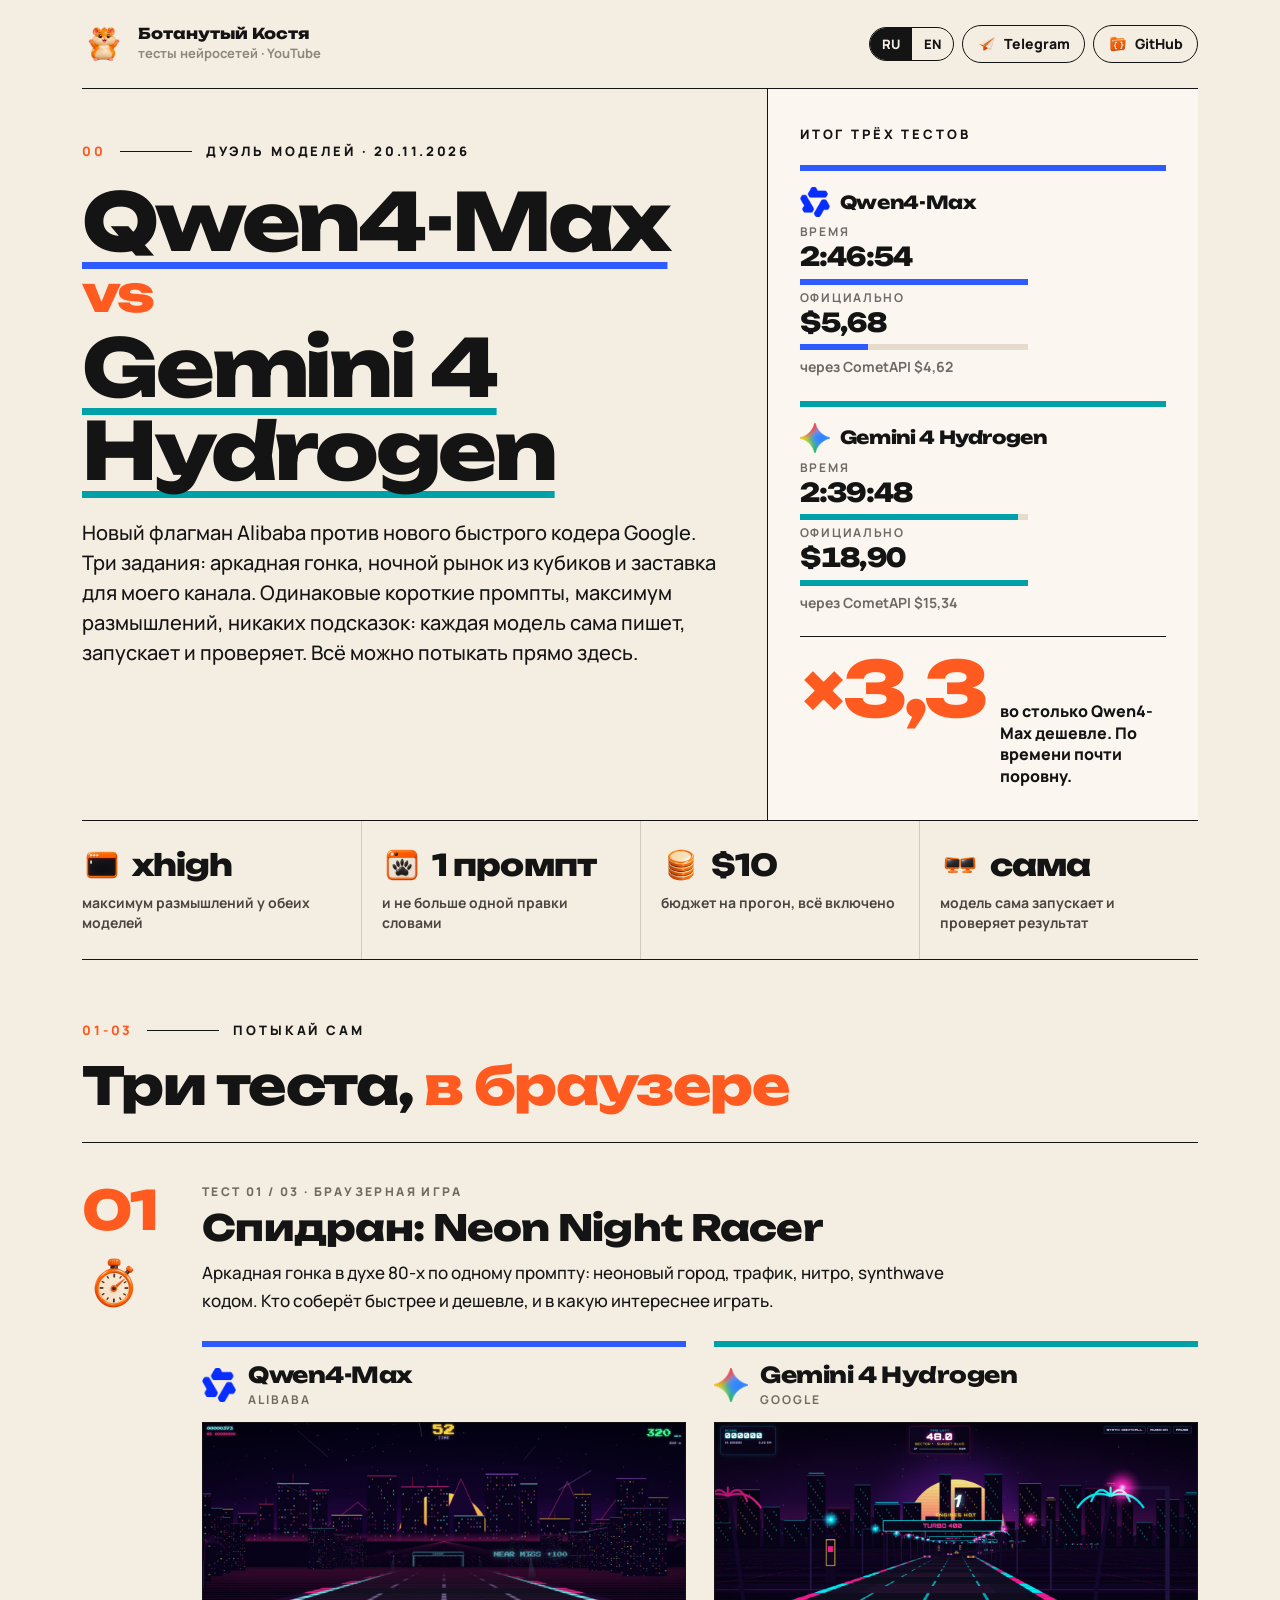
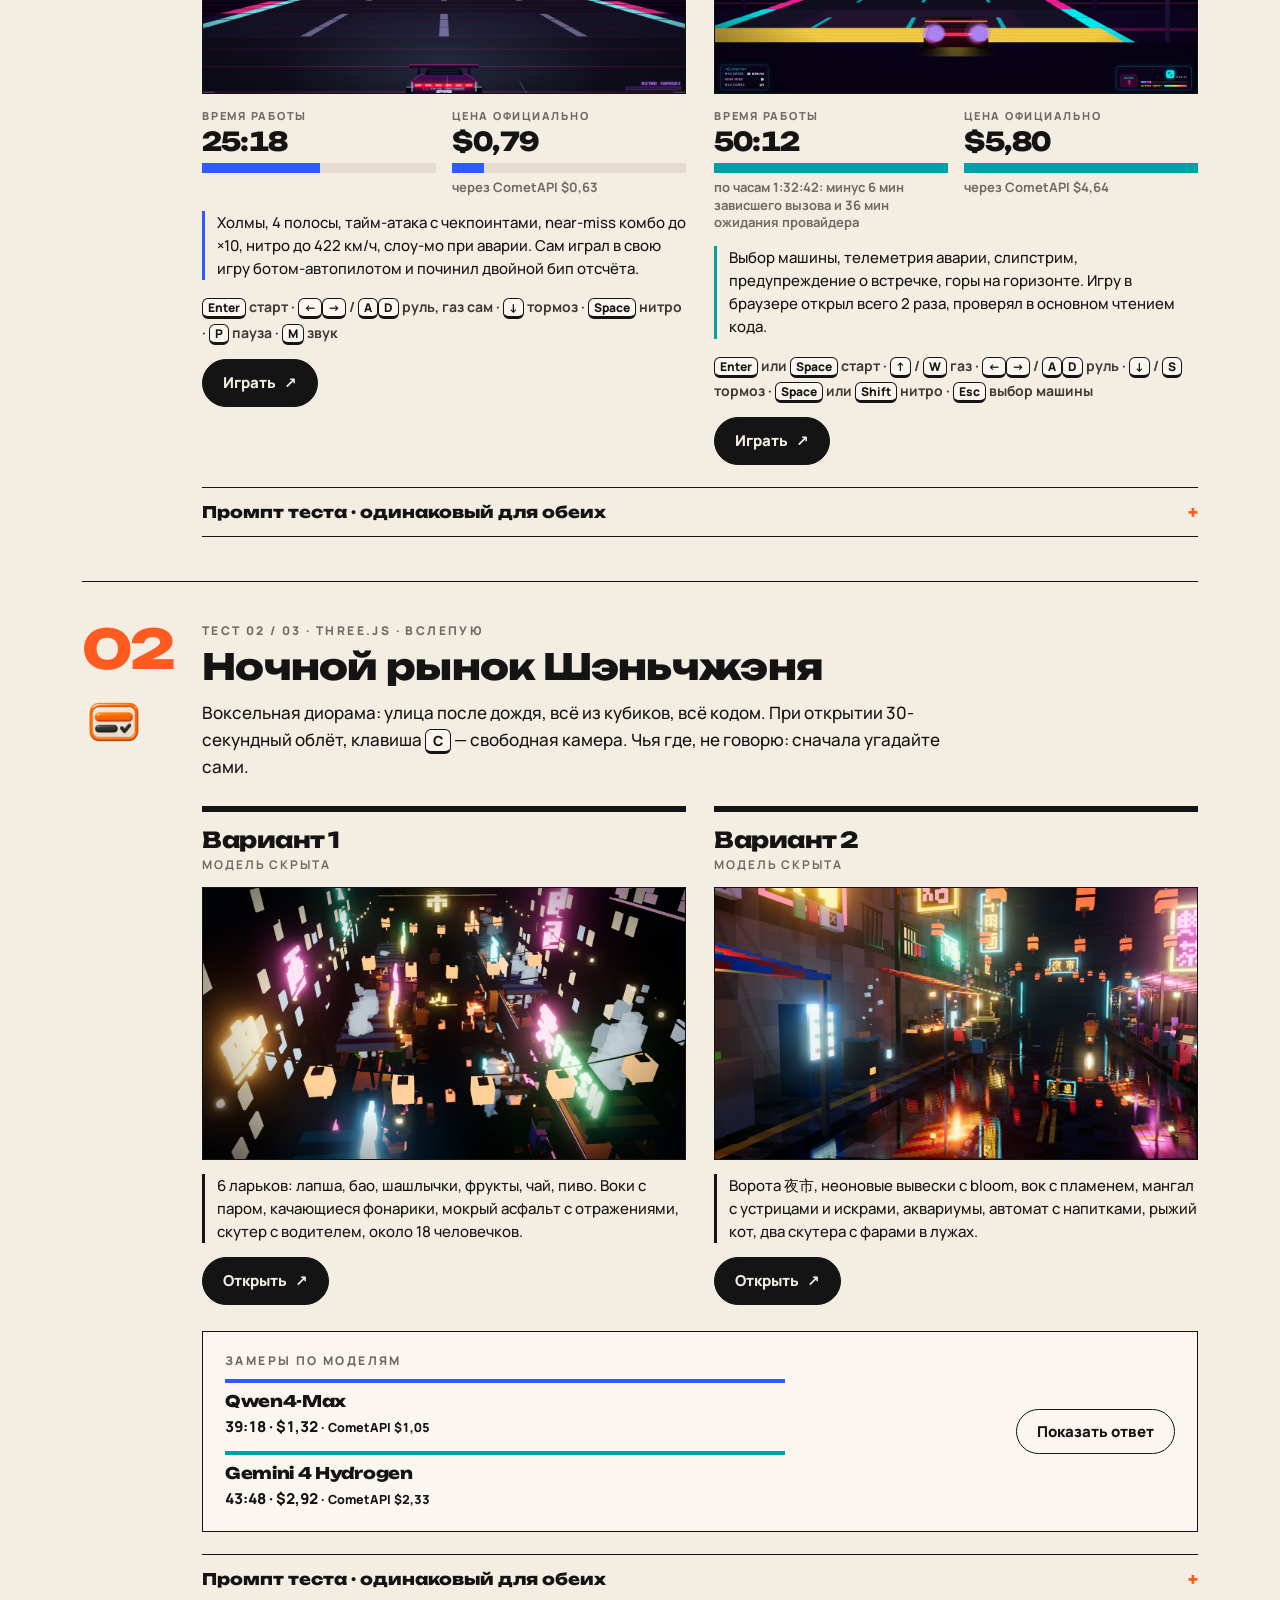
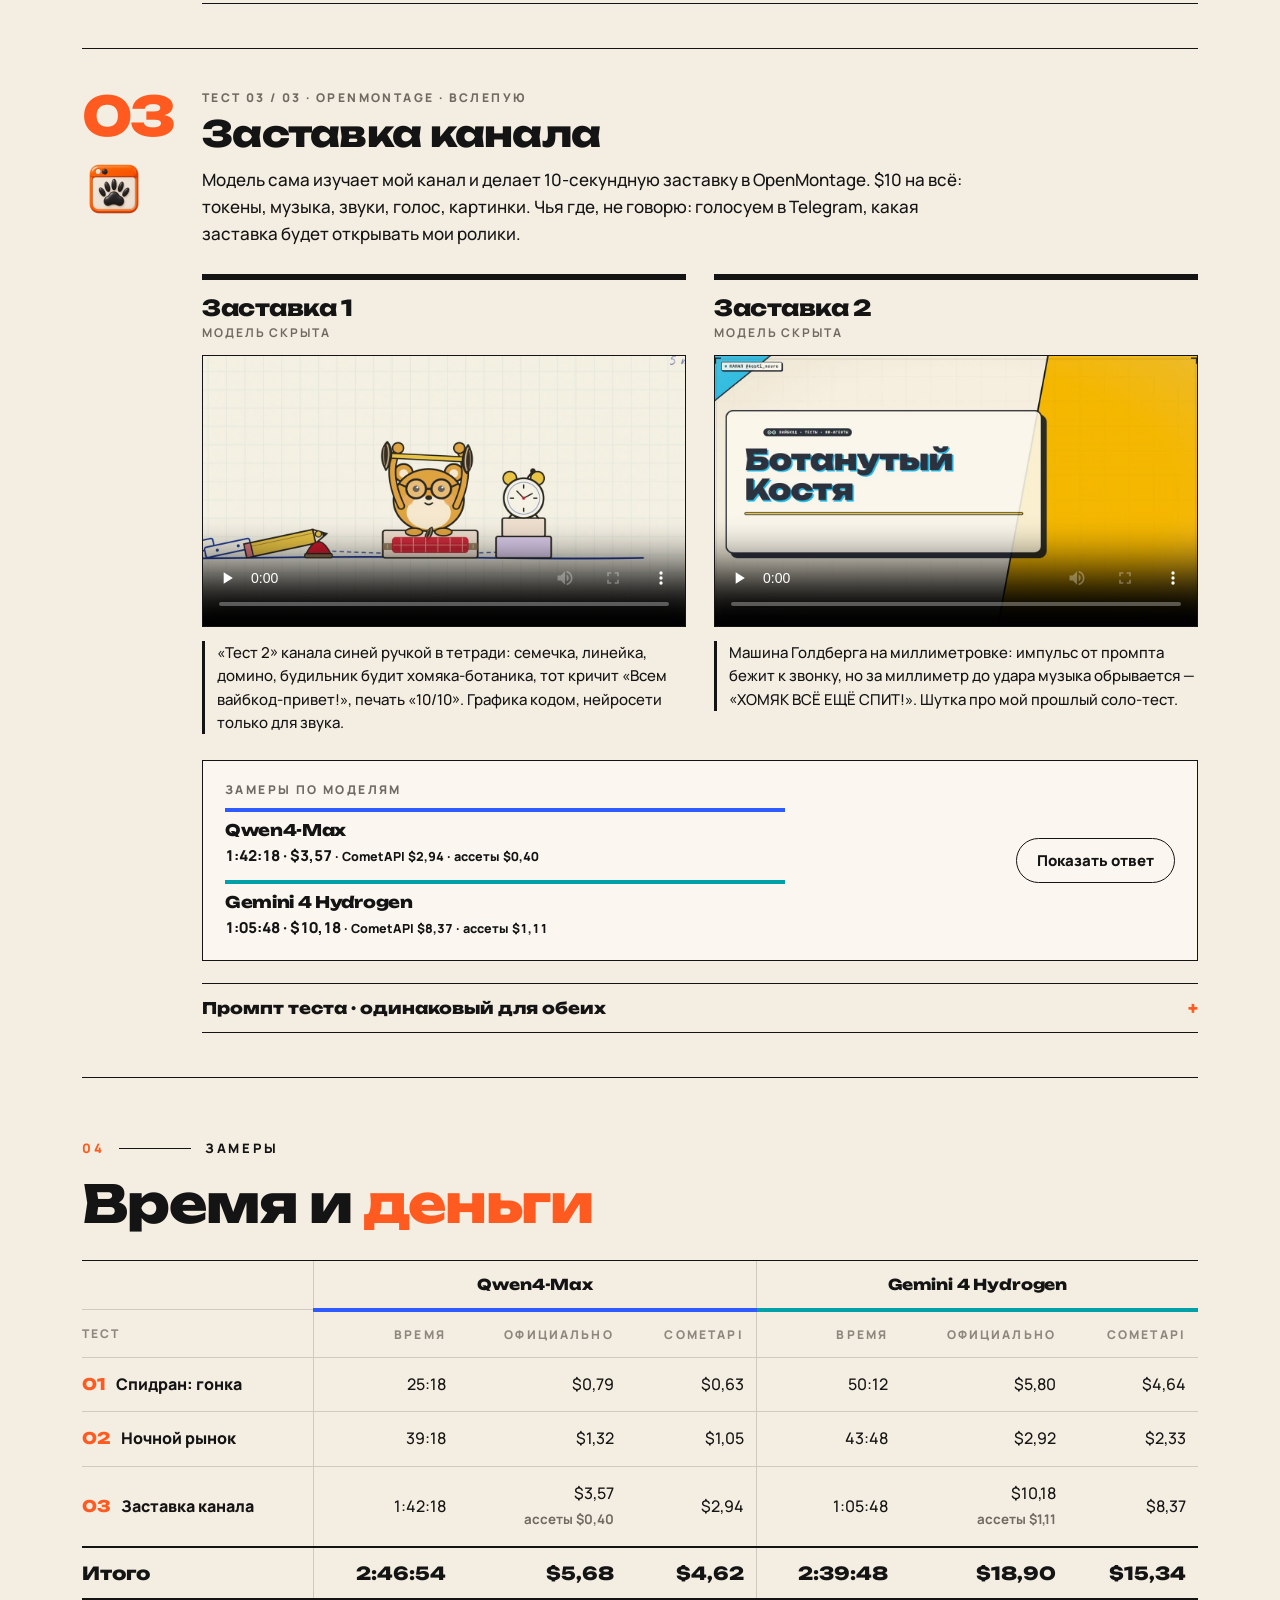
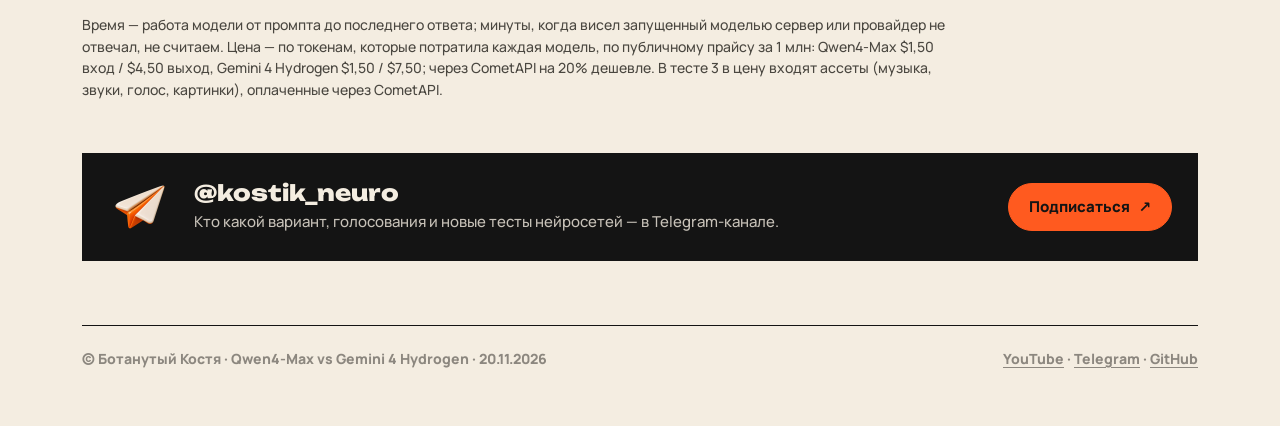
<file: index.html>
<!doctype html>
<html lang="ru" class="ru" data-title-ru="Qwen4-Max vs Gemini 4 Hydrogen: три теста" data-title-en="Qwen4-Max vs Gemini 4 Hydrogen: three tests">
<head>
<meta charset="utf-8"><meta name="viewport" content="width=device-width,initial-scale=1">
<title>Qwen4-Max vs Gemini 4 Hydrogen: три теста</title>
<meta name="description" content="Дуэль Qwen4-Max и Gemini 4 Hydrogen: аркадная гонка, воксельный ночной рынок вслепую и заставка канала. Время и цена каждого теста, всё можно открыть в браузере.">
<meta property="og:title" content="Qwen4-Max vs Gemini 4 Hydrogen: три теста">
<meta property="og:description" content="Дуэль Qwen4-Max и Gemini 4 Hydrogen: аркадная гонка, воксельный ночной рынок вслепую и заставка канала. Время и цена каждого теста, всё можно открыть в браузере.">
<meta property="og:image" content="https://kostikoneuro.github.io/qwen4-vs-hydrogen/media/race-q.jpg">
<meta name="twitter:card" content="summary_large_image">
<meta name="theme-color" content="#F4EDE1">
<link rel="icon" href="media/icons/hamster.png">
<script src="assets/lang.js"></script>
<link rel="preconnect" href="https://fonts.googleapis.com"><link rel="preconnect" href="https://fonts.gstatic.com" crossorigin>
<link rel="stylesheet" href="https://fonts.googleapis.com/css2?family=Unbounded:wght@800&family=Manrope:wght@500;700;800&display=swap">
<link rel="stylesheet" href="assets/site.css">
</head>
<body><main>
<header class="top">
  <a class="brand" href="https://www.youtube.com/@kosti_neuro" target="_blank" rel="noopener">
    <img src="media/icons/hamster.png" alt="">
    <span><b>Ботанутый Костя</b><small><span class="l-ru">тесты нейросетей · YouTube</span><span class="l-en">AI model tests · YouTube</span></small></span>
  </a>
  <nav class="chips">
    <div class="lang" role="group" aria-label="Язык / Language"><button type="button" data-set-lang="ru" aria-pressed="true">RU</button><button type="button" data-set-lang="en" aria-pressed="false">EN</button></div>
    <a class="chip" href="https://t.me/kostik_neuro" target="_blank" rel="noopener"><img src="media/icons/plane.png" alt="">Telegram</a>
    <a class="chip" href="https://github.com/KostiKoNeuro/qwen4-vs-hydrogen" target="_blank" rel="noopener"><img src="media/icons/folder.png" alt="">GitHub</a>
  </nav>
</header>
<section class="hero">
  <div class="hero-main">
    <div class="kicker"><span class="n">00</span><i></i><span class="l-ru">Дуэль моделей · 20.11.2026</span><span class="l-en">Model duel · 20.11.2026</span></div>
    <h1 class="duel-h1"><span class="mq">Qwen4-Max</span><em>vs</em><span class="mh">Gemini 4 Hydrogen</span></h1>
    <p class="lead"><span class="l-ru">Новый флагман Alibaba против нового быстрого кодера Google. Три задания: аркадная гонка, ночной рынок из кубиков и заставка для моего канала. Одинаковые короткие промпты, максимум размышлений, никаких подсказок: каждая модель сама пишет, запускает и проверяет. Всё можно потыкать прямо здесь.</span><span class="l-en">Alibaba's new flagship against Google's new fast coder. Three tasks: an arcade racer, a voxel night market and an intro for my channel. The same short prompts, maximum reasoning, no hints: each model writes, runs and checks its own work. Try every result right here.</span></p>
    <p class="mverdict"><b><span class="l-ru">×3,3</span><span class="l-en">×3.3</span></b> <span class="l-ru">— во столько Qwen4-Max дешевле, по времени почти поровну.</span><span class="l-en">— that's how much cheaper Qwen4-Max is; the time is nearly even.</span> <a href="#numbers"><span class="l-ru">Замеры</span><span class="l-en">Numbers</span> ↓</a></p>
  </div>
  <aside class="duelcard">
    <div class="cap"><span class="l-ru">Итог трёх тестов</span><span class="l-en">Three tests in total</span></div>
    <div class="tot" style="--mc:var(--q)">
      <div class="who"><img src="media/logos/qwen.png" alt=""><div>Qwen4-Max<small style="display:none">Alibaba</small></div></div>
      <div class="nums"><div><small><span class="l-ru">время</span><span class="l-en">time</span></small>2:46:54<div class="mbar"><i style="width:100.0%"></i></div></div><div><small><span class="l-ru">официально</span><span class="l-en">list price</span></small><span class="l-ru">$5,68</span><span class="l-en">$5.68</span><div class="mbar"><i style="width:30.1%"></i></div></div></div>
      <div class="sub"><span class="l-ru">через CometAPI</span><span class="l-en">via CometAPI</span> <span class="l-ru">$4,62</span><span class="l-en">$4.62</span></div>
    </div>
    <div class="tot" style="--mc:var(--h)">
      <div class="who"><img src="media/logos/gemini.png" alt=""><div>Gemini 4 Hydrogen<small style="display:none">Google</small></div></div>
      <div class="nums"><div><small><span class="l-ru">время</span><span class="l-en">time</span></small>2:39:48<div class="mbar"><i style="width:95.7%"></i></div></div><div><small><span class="l-ru">официально</span><span class="l-en">list price</span></small><span class="l-ru">$18,90</span><span class="l-en">$18.90</span><div class="mbar"><i style="width:100.0%"></i></div></div></div>
      <div class="sub"><span class="l-ru">через CometAPI</span><span class="l-en">via CometAPI</span> <span class="l-ru">$15,34</span><span class="l-en">$15.34</span></div>
    </div>
    <div class="verdict"><b><span class="l-ru">×3,3</span><span class="l-en">×3.3</span></b><span><span class="l-ru">во столько Qwen4-Max дешевле. По времени почти поровну.</span><span class="l-en">that's how much cheaper Qwen4-Max is. The time is nearly even.</span></span></div>
  </aside>
</section>
<section class="stats"><div class="stat"><div class="v"><img src="media/icons/terminal.png" alt="">xhigh</div><p><span class="l-ru">максимум размышлений у обеих моделей</span><span class="l-en">top reasoning level for both models</span></p></div><div class="stat"><div class="v"><img src="media/icons/appfile.png" alt=""><span class="l-ru">1 промпт</span><span class="l-en">1 prompt</span></div><p><span class="l-ru">и не больше одной правки словами</span><span class="l-en">and at most one fix in words</span></p></div><div class="stat"><div class="v"><img src="media/icons/coin.png" alt="">$10</div><p><span class="l-ru">бюджет на прогон, всё включено</span><span class="l-en">budget per run, everything included</span></p></div><div class="stat"><div class="v"><img src="media/icons/monitors.png" alt=""><span class="l-ru">сама</span><span class="l-en">on its own</span></div><p><span class="l-ru">модель сама запускает и проверяет результат</span><span class="l-en">the model runs and checks its own result</span></p></div></section>

<section class="section" id="tests">
  <div class="kicker"><span class="n">01-03</span><i></i><span class="l-ru">Потыкай сам</span><span class="l-en">Try it yourself</span></div>
  <h2><span class="l-ru">Три теста, <em>в браузере</em></span><span class="l-en">Three tests, <em>in your browser</em></span></h2>
  <div class="rows">
<article class="test" id="race">
  <div class="test-head">
    <div class="num">01<img src="media/icons/stopwatch.png" alt=""></div>
    <div><div class="meta"><span class="l-ru">Тест 01 / 03 · браузерная игра</span><span class="l-en">Test 01 / 03 · browser game</span></div><h3><span class="l-ru">Спидран: Neon Night Racer</span><span class="l-en">Speedrun: Neon Night Racer</span></h3><p><span class="l-ru">Аркадная гонка в духе 80-х по одному промпту: неоновый город, трафик, нитро, synthwave кодом. Кто соберёт быстрее и дешевле, и в какую интереснее играть.</span><span class="l-en">An 80s arcade racer from one prompt: a neon city, traffic, nitro, synthwave written in code. Who builds it faster and cheaper, and which one is more fun to play.</span></p></div>
  </div>
  <div class="duel">
    <div class="side q">
      <div class="who"><img src="media/logos/qwen.png" alt=""><div>Qwen4-Max<small>Alibaba</small></div></div>
      <a class="shot" data-local href="1-race/qwen4/"><img src="media/race-q.jpg" alt=""></a>
      <div class="metrics">
      <div class="metric"><small><span class="l-ru">Время работы</span><span class="l-en">Working time</span></small><b>25:18</b><div class="mbar"><i style="width:50.4%"></i></div></div>
      <div class="metric"><small><span class="l-ru">Цена официально</span><span class="l-en">List price</span></small><b><span class="l-ru">$0,79</span><span class="l-en">$0.79</span></b><div class="mbar"><i style="width:13.6%"></i></div><em><span class="l-ru">через CometAPI</span><span class="l-en">via CometAPI</span> <span class="l-ru">$0,63</span><span class="l-en">$0.63</span></em></div>
    </div>
      <p class="note"><span class="l-ru">Холмы, 4 полосы, тайм-атака с чекпоинтами, near-miss комбо до ×10, нитро до 422 км/ч, слоу-мо при аварии. Сам играл в свою игру ботом-автопилотом и починил двойной бип отсчёта.</span><span class="l-en">Hills, 4 lanes, a checkpoint time attack, near-miss combos up to ×10, nitro up to 422 km/h, slow-mo crashes. It played its own game with an autopilot bot and fixed a double countdown beep.</span></p>
      <p class="keys"><span class="l-ru"><kbd>Enter</kbd> старт · <kbd>←</kbd><kbd>→</kbd> / <kbd>A</kbd><kbd>D</kbd> руль, газ сам · <kbd>↓</kbd> тормоз · <kbd>Space</kbd> нитро · <kbd>P</kbd> пауза · <kbd>M</kbd> звук</span><span class="l-en"><kbd>Enter</kbd> start · <kbd>←</kbd><kbd>→</kbd> / <kbd>A</kbd><kbd>D</kbd> steer, auto throttle · <kbd>↓</kbd> brake · <kbd>Space</kbd> nitro · <kbd>P</kbd> pause · <kbd>M</kbd> sound</span></p>
      <div class="cta"><a class="btn" data-local href="1-race/qwen4/"><span class="l-ru">Играть</span><span class="l-en">Play</span> ↗</a></div>
    </div>
    <div class="side h">
      <div class="who"><img src="media/logos/gemini.png" alt=""><div>Gemini 4 Hydrogen<small>Google</small></div></div>
      <a class="shot" data-local href="1-race/hydrogen/"><img src="media/race-h.jpg" alt=""></a>
      <div class="metrics">
      <div class="metric"><small><span class="l-ru">Время работы</span><span class="l-en">Working time</span></small><b>50:12</b><div class="mbar"><i style="width:100.0%"></i></div><em><span class="l-ru">по часам 1:32:42: минус 6 мин зависшего вызова и 36 мин ожидания провайдера</span><span class="l-en">1:32:42 on the clock, minus a 6-min stalled call and 36 min waiting on the provider</span></em></div>
      <div class="metric"><small><span class="l-ru">Цена официально</span><span class="l-en">List price</span></small><b><span class="l-ru">$5,80</span><span class="l-en">$5.80</span></b><div class="mbar"><i style="width:100.0%"></i></div><em><span class="l-ru">через CometAPI</span><span class="l-en">via CometAPI</span> <span class="l-ru">$4,64</span><span class="l-en">$4.64</span></em></div>
    </div>
      <p class="note"><span class="l-ru">Выбор машины, телеметрия аварии, слипстрим, предупреждение о встречке, горы на горизонте. Игру в браузере открыл всего 2 раза, проверял в основном чтением кода.</span><span class="l-en">Car select, crash telemetry, slipstream, an oncoming-traffic warning, mountains on the horizon. It opened the game in a browser only twice and checked mostly by reading the code.</span></p>
      <p class="keys"><span class="l-ru"><kbd>Enter</kbd> или <kbd>Space</kbd> старт · <kbd>↑</kbd> / <kbd>W</kbd> газ · <kbd>←</kbd><kbd>→</kbd> / <kbd>A</kbd><kbd>D</kbd> руль · <kbd>↓</kbd> / <kbd>S</kbd> тормоз · <kbd>Space</kbd> или <kbd>Shift</kbd> нитро · <kbd>Esc</kbd> выбор машины</span><span class="l-en"><kbd>Enter</kbd> or <kbd>Space</kbd> start · <kbd>↑</kbd> / <kbd>W</kbd> throttle · <kbd>←</kbd><kbd>→</kbd> / <kbd>A</kbd><kbd>D</kbd> steer · <kbd>↓</kbd> / <kbd>S</kbd> brake · <kbd>Space</kbd> or <kbd>Shift</kbd> nitro · <kbd>Esc</kbd> car select</span></p>
      <div class="cta"><a class="btn" data-local href="1-race/hydrogen/"><span class="l-ru">Играть</span><span class="l-en">Play</span> ↗</a></div>
    </div>
  </div>
  <details class="prompt mini"><summary><span><span class="l-ru">Промпт теста</span><span class="l-en">The prompt</span> · <span class="l-ru">одинаковый для обеих</span><span class="l-en">same for both</span></span></summary>
    <p class="pnote"><span class="l-ru">Дословно, как получили модели.</span><span class="l-en">Verbatim, in Russian, exactly as both models got it.</span></p>
    <div class="ptext">Сделай браузерную аркадную гонку «Neon Night Racer»: ночное шоссе, неоновый synthwave-город, 80-е.

Главное - ощущение бешеной скорости ночью, когда до аварии одна ошибка.

Представь, что это игра для настоящего аркадного автомата: в неё хочется сыграть ещё раз. Удиви меня.

Музыка и звуки - кодом, без внешних файлов. Итог - один index.html, библиотеки с CDN можно.

Не задавай вопросов: собери, сыграй сам, почини, что сломано.</div></details>
</article>
<article class="test" id="diorama">
  <div class="test-head">
    <div class="num">02<img src="media/icons/poll.png" alt=""></div>
    <div><div class="meta"><span class="l-ru">Тест 02 / 03 · Three.js · вслепую</span><span class="l-en">Test 02 / 03 · Three.js · blind</span></div><h3><span class="l-ru">Ночной рынок Шэньчжэня</span><span class="l-en">Shenzhen night market</span></h3><p><span class="l-ru">Воксельная диорама: улица после дождя, всё из кубиков, всё кодом. При открытии 30-секундный облёт, клавиша <kbd>C</kbd> — свободная камера. Чья где, не говорю: сначала угадайте сами.</span><span class="l-en">A voxel diorama: a street after the rain, all cubes, all code. A 30-second fly-through on open, press <kbd>C</kbd> for a free camera. I won't say which is which: guess first.</span></p></div>
  </div>
  <div class="duel">
    <div class="side b" data-v="cXxRd2VuNC1NYXh8QWxpYmFiYXxtZWRpYS9sb2dvcy9xd2VuLnBuZw==">
      <div class="who"><div><span class="l-ru">Вариант</span><span class="l-en">Variant</span> 1<small><span class="l-ru">модель скрыта</span><span class="l-en">model hidden</span></small></div></div>
      <a class="shot" data-local href="2-diorama/1/"><img src="media/d1.jpg" alt=""></a>
      <p class="note"><span class="l-ru">6 ларьков: лапша, бао, шашлычки, фрукты, чай, пиво. Воки с паром, качающиеся фонарики, мокрый асфальт с отражениями, скутер с водителем, около 18 человечков.</span><span class="l-en">6 stalls: noodles, bao, skewers, fruit, tea, beer. Steaming woks, swinging lanterns, wet asphalt with reflections, a scooter with a rider, about 18 little people.</span></p>
      <div class="cta"><a class="btn" data-local href="2-diorama/1/"><span class="l-ru">Открыть</span><span class="l-en">Open</span> ↗</a></div>
    </div>
    <div class="side b" data-v="aHxHZW1pbmkgNCBIeWRyb2dlbnxHb29nbGV8bWVkaWEvbG9nb3MvZ2VtaW5pLnBuZw==">
      <div class="who"><div><span class="l-ru">Вариант</span><span class="l-en">Variant</span> 2<small><span class="l-ru">модель скрыта</span><span class="l-en">model hidden</span></small></div></div>
      <a class="shot" data-local href="2-diorama/2/"><img src="media/d2.jpg" alt=""></a>
      <p class="note"><span class="l-ru">Ворота 夜市, неоновые вывески с bloom, вок с пламенем, мангал с устрицами и искрами, аквариумы, автомат с напитками, рыжий кот, два скутера с фарами в лужах.</span><span class="l-en">A 夜市 gate, neon signs with bloom, a flaming wok, an oyster grill with sparks, fish tanks, a drinks machine, a ginger cat, two scooters whose headlights hit the puddles.</span></p>
      <div class="cta"><a class="btn" data-local href="2-diorama/2/"><span class="l-ru">Открыть</span><span class="l-en">Open</span> ↗</a></div>
    </div>
  </div>
  <div class="blindbar">
    <div><div class="lbl"><span class="l-ru">Замеры по моделям</span><span class="l-en">Numbers by model</span></div><div class="bymodel stack"><div class="q"><span class="nm">Qwen4-Max</span>39:18 · <span class="l-ru">$1,32</span><span class="l-en">$1.32</span> <small>· CometAPI <span class="l-ru">$1,05</span><span class="l-en">$1.05</span></small></div><div class="h"><span class="nm">Gemini 4 Hydrogen</span>43:48 · <span class="l-ru">$2,92</span><span class="l-en">$2.92</span> <small>· CometAPI <span class="l-ru">$2,33</span><span class="l-en">$2.33</span></small></div></div></div>
    <button type="button" class="btn ghost reveal"><span class="l-ru">Показать ответ</span><span class="l-en">Show the answer</span></button>
    <p class="answer" hidden><span class="l-ru">Вариант 1 — Qwen4-Max, вариант 2 — Gemini 4 Hydrogen.</span><span class="l-en">Variant 1 is Qwen4-Max, variant 2 is Gemini 4 Hydrogen.</span></p>
  </div>
  <details class="prompt mini"><summary><span><span class="l-ru">Промпт теста</span><span class="l-en">The prompt</span> · <span class="l-ru">одинаковый для обеих</span><span class="l-en">same for both</span></span></summary>
    <p class="pnote"><span class="l-ru">Дословно, как получили модели.</span><span class="l-en">Verbatim, in Russian, exactly as both models got it.</span></p>
    <div class="ptext">Сделай в браузере воксельную 3D-диораму ночного рынка в Шэньчжэне.

После дождя: пар над воками, неон и фонарики, провода над головой, скутеры, маленькие люди едят и торгуются, мокрый асфальт отражает свет. Крошечный живой мир, который хочется поставить на паузу и разглядывать.

Представь, что это работа на конкурс диорам и жюри смотрит её ровно 30 секунд. Как только страница открылась - плавный зацикленный облёт камеры на 30 секунд, без интерфейса. Клавиша C - свободная камера и обратно.

Всё из кубиков и кодом, без моделей и текстур. Итог - один index.html, библиотеки с CDN можно.

Не задавай вопросов: собери, посмотри облёт целиком, почини, что выглядит сломанным.</div></details>
</article>
<article class="test" id="intro">
  <div class="test-head">
    <div class="num">03<img src="media/icons/appfile.png" alt=""></div>
    <div><div class="meta"><span class="l-ru">Тест 03 / 03 · OpenMontage · вслепую</span><span class="l-en">Test 03 / 03 · OpenMontage · blind</span></div><h3><span class="l-ru">Заставка канала</span><span class="l-en">Channel intro</span></h3><p><span class="l-ru">Модель сама изучает мой канал и делает 10-секундную заставку в OpenMontage. $10 на всё: токены, музыка, звуки, голос, картинки. Чья где, не говорю: голосуем в Telegram, какая заставка будет открывать мои ролики.</span><span class="l-en">The model studies my channel on its own and makes a 10-second intro in OpenMontage. $10 for everything: tokens, music, sounds, voice, images. I won't say which is which: vote in my Telegram for the intro that will open my videos.</span></p></div>
  </div>
  <div class="duel">
    <div class="side b" data-v="cXxRd2VuNC1NYXh8QWxpYmFiYXxtZWRpYS9sb2dvcy9xd2VuLnBuZw==">
      <div class="who"><div><span class="l-ru">Заставка</span><span class="l-en">Intro</span> 1<small><span class="l-ru">модель скрыта</span><span class="l-en">model hidden</span></small></div></div>
      <video src="3-intro/1.mp4" poster="media/i1.jpg" controls playsinline preload="none"></video>
      <p class="note"><span class="l-ru">«Тест 2» канала синей ручкой в тетради: семечка, линейка, домино, будильник будит хомяка-ботаника, тот кричит «Всем вайбкод-привет!», печать «10/10». Графика кодом, нейросети только для звука.</span><span class="l-en">The channel's “Test 2” drawn in blue pen in a notebook: a seed, a ruler, dominoes, an alarm wakes the nerdy hamster, he shouts a greeting, a “10/10” stamp. Graphics in code, AI only for sound.</span></p>
      
    </div>
    <div class="side b" data-v="aHxHZW1pbmkgNCBIeWRyb2dlbnxHb29nbGV8bWVkaWEvbG9nb3MvZ2VtaW5pLnBuZw==">
      <div class="who"><div><span class="l-ru">Заставка</span><span class="l-en">Intro</span> 2<small><span class="l-ru">модель скрыта</span><span class="l-en">model hidden</span></small></div></div>
      <video src="3-intro/2.mp4" poster="media/i2.jpg" controls playsinline preload="none"></video>
      <p class="note"><span class="l-ru">Машина Голдберга на миллиметровке: импульс от промпта бежит к звонку, но за миллиметр до удара музыка обрывается — «ХОМЯК ВСЁ ЕЩЁ СПИТ!». Шутка про мой прошлый соло-тест.</span><span class="l-en">A Goldberg machine on graph paper: the prompt's pulse runs to the bell, but a millimetre before the hit the music stops: “THE HAMSTER IS STILL ASLEEP!” A joke about one of my earlier solo tests.</span></p>
      
    </div>
  </div>
  <div class="blindbar">
    <div><div class="lbl"><span class="l-ru">Замеры по моделям</span><span class="l-en">Numbers by model</span></div><div class="bymodel stack"><div class="q"><span class="nm">Qwen4-Max</span>1:42:18 · <span class="l-ru">$3,57</span><span class="l-en">$3.57</span> <small>· CometAPI <span class="l-ru">$2,94</span><span class="l-en">$2.94</span> · <span class="l-ru">ассеты</span><span class="l-en">assets</span> <span class="l-ru">$0,40</span><span class="l-en">$0.40</span></small></div><div class="h"><span class="nm">Gemini 4 Hydrogen</span>1:05:48 · <span class="l-ru">$10,18</span><span class="l-en">$10.18</span> <small>· CometAPI <span class="l-ru">$8,37</span><span class="l-en">$8.37</span> · <span class="l-ru">ассеты</span><span class="l-en">assets</span> <span class="l-ru">$1,11</span><span class="l-en">$1.11</span></small></div></div></div>
    <button type="button" class="btn ghost reveal"><span class="l-ru">Показать ответ</span><span class="l-en">Show the answer</span></button>
    <p class="answer" hidden><span class="l-ru">Заставка 1 — Qwen4-Max, заставка 2 — Gemini 4 Hydrogen.</span><span class="l-en">Intro 1 is Qwen4-Max, intro 2 is Gemini 4 Hydrogen.</span></p>
  </div>
  <details class="prompt mini"><summary><span><span class="l-ru">Промпт теста</span><span class="l-en">The prompt</span> · <span class="l-ru">одинаковый для обеих</span><span class="l-en">same for both</span></span></summary>
    <p class="pnote"><span class="l-ru">Дословно, как получили модели.</span><span class="l-en">Verbatim, in Russian, exactly as both models got it.</span></p>
    <div class="ptext">Сделай заставку для YouTube-канала «Ботанутый Костя» - 10 секунд, 1920×1080, со звуком.

Канал: https://www.youtube.com/@kosti_neuro. Сначала сам изучи канал: о чём он, как выглядит, какой характер у автора. Заставка должна быть про этот канал, а не про абстрактный AI-бренд.

Представь, что это работа на конкурс заставок: жюри - лучшие моушн-дизайнеры мира, а победитель будет открывать каждый ролик канала. Нужна идея, а не летающий текст. Удиви меня.

Название «Ботанутый Костя» - ровно так, и оно читается в кадре хотя бы последние 1,5 секунды.

Работай в OpenMontage (C:\…\OpenMontage), проект назови intro-{MODEL}. Платная генерация - только через CometAPI (инструменты comet_* в OpenMontage). На всё, вместе с твоей собственной работой, у тебя $10. Все согласования одобрены заранее: иди до финального mp4 без остановок.

Не задавай вопросов. В конце: путь к mp4, идея в одном абзаце, сколько потратил на CometAPI и что ты узнал о канале.</div></details>
</article>
  </div>
</section>

<section class="section" id="numbers">
  <div class="kicker"><span class="n">04</span><i></i><span class="l-ru">Замеры</span><span class="l-en">Numbers</span></div>
  <h2><span class="l-ru">Время и <em>деньги</em></span><span class="l-en">Time and <em>cost</em></span></h2>
  <div class="mtables"><table><thead><tr><th colspan="4" class="g q">Qwen4-Max</th></tr>
      <tr><th scope="col"><span class="l-ru">Тест</span><span class="l-en">Test</span></th><th scope="col"><span class="l-ru">Время</span><span class="l-en">Time</span></th><th scope="col"><span class="l-ru">Офиц.</span><span class="l-en">List</span></th><th scope="col">CometAPI</th></tr></thead>
      <tbody><tr><th scope="row"><span class="n">01</span><span class="l-ru">Спидран: гонка</span><span class="l-en">Speedrun: racer</span></th><td>25:18</td><td><span class="l-ru">$0,79</span><span class="l-en">$0.79</span></td><td><span class="l-ru">$0,63</span><span class="l-en">$0.63</span></td></tr><tr><th scope="row"><span class="n">02</span><span class="l-ru">Ночной рынок</span><span class="l-en">Night market</span></th><td>39:18</td><td><span class="l-ru">$1,32</span><span class="l-en">$1.32</span></td><td><span class="l-ru">$1,05</span><span class="l-en">$1.05</span></td></tr><tr><th scope="row"><span class="n">03</span><span class="l-ru">Заставка канала</span><span class="l-en">Channel intro</span></th><td>1:42:18</td><td><span class="l-ru">$3,57</span><span class="l-en">$3.57</span>*</td><td><span class="l-ru">$2,94</span><span class="l-en">$2.94</span>*</td></tr></tbody><caption>* <span class="l-ru">с ассетами</span><span class="l-en">incl. assets</span> <span class="l-ru">$0,40</span><span class="l-en">$0.40</span></caption><tfoot><tr><th scope="row"><span class="l-ru">Итого</span><span class="l-en">Total</span></th><td>2:46:54</td><td><span class="l-ru">$5,68</span><span class="l-en">$5.68</span></td><td><span class="l-ru">$4,62</span><span class="l-en">$4.62</span></td></tr></tfoot></table><table><thead><tr><th colspan="4" class="g h">Gemini 4 Hydrogen</th></tr>
      <tr><th scope="col"><span class="l-ru">Тест</span><span class="l-en">Test</span></th><th scope="col"><span class="l-ru">Время</span><span class="l-en">Time</span></th><th scope="col"><span class="l-ru">Офиц.</span><span class="l-en">List</span></th><th scope="col">CometAPI</th></tr></thead>
      <tbody><tr><th scope="row"><span class="n">01</span><span class="l-ru">Спидран: гонка</span><span class="l-en">Speedrun: racer</span></th><td>50:12</td><td><span class="l-ru">$5,80</span><span class="l-en">$5.80</span></td><td><span class="l-ru">$4,64</span><span class="l-en">$4.64</span></td></tr><tr><th scope="row"><span class="n">02</span><span class="l-ru">Ночной рынок</span><span class="l-en">Night market</span></th><td>43:48</td><td><span class="l-ru">$2,92</span><span class="l-en">$2.92</span></td><td><span class="l-ru">$2,33</span><span class="l-en">$2.33</span></td></tr><tr><th scope="row"><span class="n">03</span><span class="l-ru">Заставка канала</span><span class="l-en">Channel intro</span></th><td>1:05:48</td><td><span class="l-ru">$10,18</span><span class="l-en">$10.18</span>*</td><td><span class="l-ru">$8,37</span><span class="l-en">$8.37</span>*</td></tr></tbody><caption>* <span class="l-ru">с ассетами</span><span class="l-en">incl. assets</span> <span class="l-ru">$1,11</span><span class="l-en">$1.11</span></caption><tfoot><tr><th scope="row"><span class="l-ru">Итого</span><span class="l-en">Total</span></th><td>2:39:48</td><td><span class="l-ru">$18,90</span><span class="l-en">$18.90</span></td><td><span class="l-ru">$15,34</span><span class="l-en">$15.34</span></td></tr></tfoot></table></div><div class="table-wrap wide"><table>
    <thead><tr><th></th><th colspan="3" class="g q sep">Qwen4-Max</th><th colspan="3" class="g h sep">Gemini 4 Hydrogen</th></tr>
    <tr><th scope="col"><span class="l-ru">Тест</span><span class="l-en">Test</span></th><th scope="col" class="sep"><span class="l-ru">Время</span><span class="l-en">Time</span></th><th scope="col"><span class="l-ru">Официально</span><span class="l-en">List</span></th><th scope="col">CometAPI</th><th scope="col" class="sep"><span class="l-ru">Время</span><span class="l-en">Time</span></th><th scope="col"><span class="l-ru">Официально</span><span class="l-en">List</span></th><th scope="col">CometAPI</th></tr></thead>
    <tbody><tr><th scope="row"><a href="#race"><span class="n">01</span><span class="l-ru">Спидран: гонка</span><span class="l-en">Speedrun: racer</span></a></th><td class="sep">25:18</td><td><span class="l-ru">$0,79</span><span class="l-en">$0.79</span></td><td><span class="l-ru">$0,63</span><span class="l-en">$0.63</span></td><td class="sep">50:12</td><td><span class="l-ru">$5,80</span><span class="l-en">$5.80</span></td><td><span class="l-ru">$4,64</span><span class="l-en">$4.64</span></td></tr><tr><th scope="row"><a href="#diorama"><span class="n">02</span><span class="l-ru">Ночной рынок</span><span class="l-en">Night market</span></a></th><td class="sep">39:18</td><td><span class="l-ru">$1,32</span><span class="l-en">$1.32</span></td><td><span class="l-ru">$1,05</span><span class="l-en">$1.05</span></td><td class="sep">43:48</td><td><span class="l-ru">$2,92</span><span class="l-en">$2.92</span></td><td><span class="l-ru">$2,33</span><span class="l-en">$2.33</span></td></tr><tr><th scope="row"><a href="#intro"><span class="n">03</span><span class="l-ru">Заставка канала</span><span class="l-en">Channel intro</span></a></th><td class="sep">1:42:18</td><td><span class="l-ru">$3,57</span><span class="l-en">$3.57</span><br><small><span class="l-ru">ассеты</span><span class="l-en">assets</span> <span class="l-ru">$0,40</span><span class="l-en">$0.40</span></small></td><td><span class="l-ru">$2,94</span><span class="l-en">$2.94</span></td><td class="sep">1:05:48</td><td><span class="l-ru">$10,18</span><span class="l-en">$10.18</span><br><small><span class="l-ru">ассеты</span><span class="l-en">assets</span> <span class="l-ru">$1,11</span><span class="l-en">$1.11</span></small></td><td><span class="l-ru">$8,37</span><span class="l-en">$8.37</span></td></tr></tbody>
    <tfoot><tr><th scope="row"><span class="l-ru">Итого</span><span class="l-en">Total</span></th><td class="sep">2:46:54</td><td><span class="l-ru">$5,68</span><span class="l-en">$5.68</span></td><td><span class="l-ru">$4,62</span><span class="l-en">$4.62</span></td><td class="sep">2:39:48</td><td><span class="l-ru">$18,90</span><span class="l-en">$18.90</span></td><td><span class="l-ru">$15,34</span><span class="l-en">$15.34</span></td></tr></tfoot>
  </table></div>
  <p class="small"><span class="l-ru">Время — работа модели от промпта до последнего ответа; минуты, когда висел запущенный моделью сервер или провайдер не отвечал, не считаем. Цена — по токенам, которые потратила каждая модель, по публичному прайсу за 1 млн: Qwen4-Max $1,50 вход / $4,50 выход, Gemini 4 Hydrogen $1,50 / $7,50; через CometAPI на 20% дешевле. В тесте 3 в цену входят ассеты (музыка, звуки, голос, картинки), оплаченные через CometAPI.</span><span class="l-en">Time is the model's working time from the prompt to its last answer; minutes when a server the model started hung or the provider did not answer are not counted. Price is from the tokens each model used at the public list price per 1M: Qwen4-Max $1.50 in / $4.50 out, Gemini 4 Hydrogen $1.50 / $7.50; 20% less via CometAPI. Test 3 includes assets (music, sounds, voice, images) paid through CometAPI.</span></p>
</section>
<section class="tg"><img src="media/icons/plane.png" alt="">
<div><b>@kostik_neuro</b><p><span class="l-ru">Кто какой вариант, голосования и новые тесты нейросетей — в Telegram-канале.</span><span class="l-en">Blind-test answers, polls and new AI model tests in my Telegram channel.</span></p></div>
<a class="btn or" href="https://t.me/kostik_neuro" target="_blank" rel="noopener"><span class="l-ru">Подписаться</span><span class="l-en">Subscribe</span> ↗</a></section>
<footer><span>© Ботанутый Костя · Qwen4-Max vs Gemini 4 Hydrogen · 20.11.2026</span><span><a href="https://www.youtube.com/@kosti_neuro">YouTube</a> · <a href="https://t.me/kostik_neuro">Telegram</a> · <a href="https://github.com/KostiKoNeuro/qwen4-vs-hydrogen">GitHub</a></span></footer>
</main>
<script>
for(const b of document.querySelectorAll('.reveal'))b.addEventListener('click',()=>{const t=b.closest('.test');
 for(const s of t.querySelectorAll('.side[data-v]')){const[k,name,maker,logo]=atob(s.dataset.v).split('|');
  s.classList.remove('b');s.classList.add(k);s.querySelector('.who').innerHTML='<img src="'+logo+'" alt=""><div>'+name+'<small>'+maker+'</small></div>';}
 b.hidden=true;t.querySelector('.answer').hidden=false;});
</script>
</body></html>
</file>
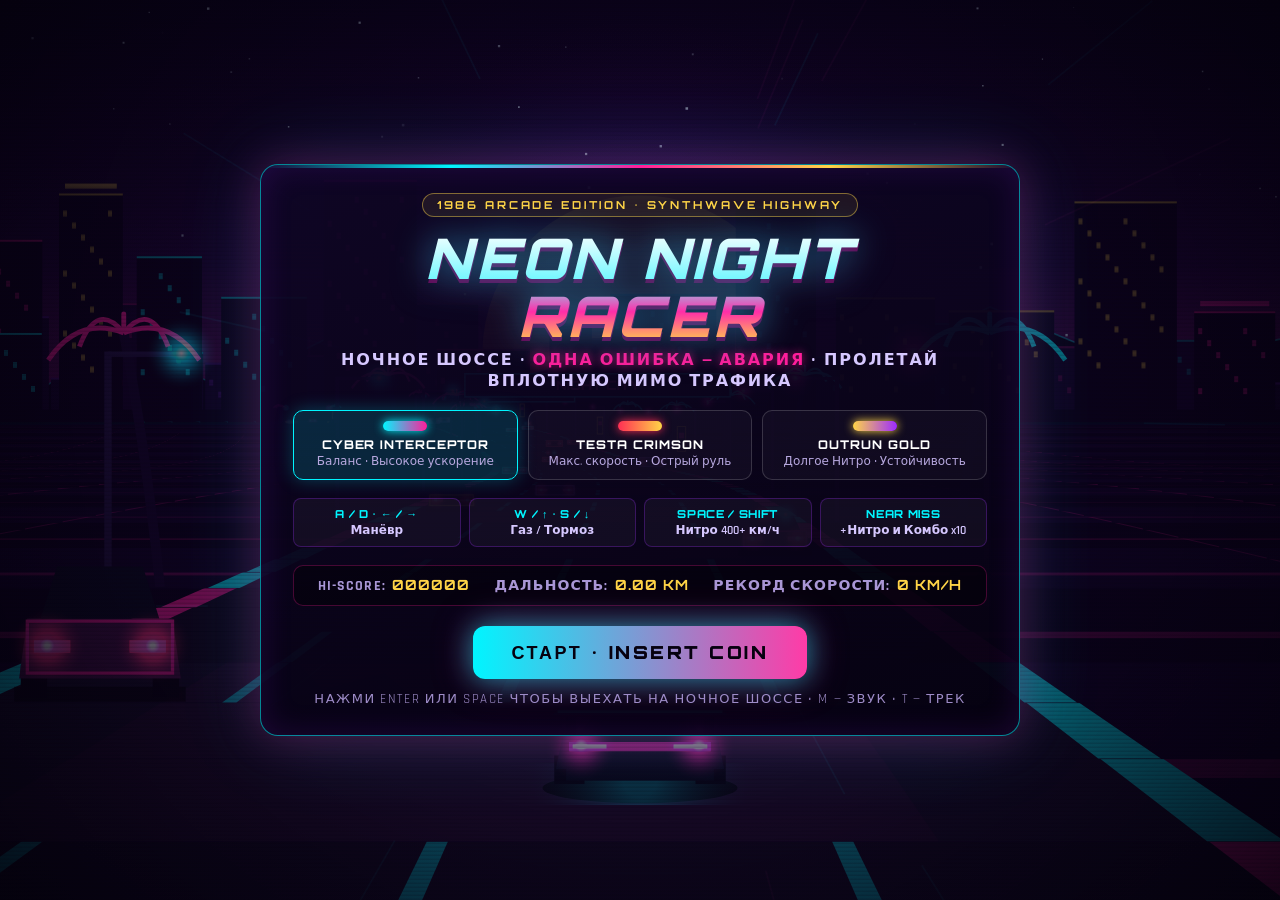
<file: 1-race/hydrogen/index.html>
<!DOCTYPE html>
<html lang="ru">
<head>
  <meta charset="UTF-8" />
  <meta name="viewport" content="width=device-width, initial-scale=1.0, maximum-scale=1.0, user-scalable=no" />
  <title>NEON NIGHT RACER — 80s Synthwave Arcade</title>
  <link rel="preconnect" href="https://fonts.googleapis.com" />
  <link rel="preconnect" href="https://fonts.gstatic.com" crossorigin />
  <link href="https://fonts.googleapis.com/css2?family=Orbitron:wght@500;700;800;900&family=Rajdhani:wght@500;600;700&display=swap" rel="stylesheet" />
  <style>
    :root {
      --neon-cyan: #00f5ff;
      --neon-pink: #ff1e9b;
      --neon-purple: #9d2bff;
      --neon-gold: #ffd447;
      --neon-red: #ff2e54;
      --bg-dark: #05010d;
      --panel-bg: rgba(9, 4, 22, 0.82);
      --panel-border: rgba(0, 245, 255, 0.38);
      --font-display: 'Orbitron', 'Arial Black', Impact, sans-serif;
      --font-ui: 'Rajdhani', 'Segoe UI', system-ui, sans-serif;
    }

    * {
      box-sizing: border-box;
      user-select: none;
      -webkit-user-select: none;
      margin: 0;
      padding: 0;
    }

    html, body {
      width: 100%;
      height: 100%;
      overflow: hidden;
      background: var(--bg-dark);
      color: #f4f2ff;
      font-family: var(--font-ui);
    }

    #cabinet {
      position: relative;
      width: 100vw;
      height: 100vh;
      overflow: hidden;
      background: #04010a;
    }

    #gameCanvas {
      display: block;
      width: 100%;
      height: 100%;
    }

    /* Subtle CRT scanlines + vignette overlay */
    .crt-overlay {
      pointer-events: none;
      position: absolute;
      inset: 0;
      z-index: 5;
      background:
        repeating-linear-gradient(
          to bottom,
          rgba(255, 255, 255, 0) 0px,
          rgba(255, 255, 255, 0) 2px,
          rgba(0, 0, 0, 0.14) 3px,
          rgba(0, 0, 0, 0.14) 4px
        ),
        radial-gradient(ellipse at center, transparent 58%, rgba(3, 0, 12, 0.65) 100%);
    }

    .nitro-vignette {
      pointer-events: none;
      position: absolute;
      inset: 0;
      z-index: 4;
      opacity: 0;
      transition: opacity 0.14s ease;
      box-shadow: inset 0 0 110px rgba(0, 245, 255, 0.42), inset 0 0 42px rgba(255, 30, 155, 0.32);
    }
    .nitro-vignette.active {
      opacity: 1;
    }

    /* HUD */
    #hud {
      pointer-events: none;
      position: absolute;
      inset: 0;
      z-index: 10;
      padding: 16px 22px;
      display: flex;
      flex-direction: column;
      justify-content: space-between;
      opacity: 0;
      transition: opacity 0.25s ease;
    }
    #hud.visible {
      opacity: 1;
    }

    .hud-top {
      display: flex;
      justify-content: space-between;
      align-items: flex-start;
      gap: 16px;
    }

    .hud-card {
      background: linear-gradient(155deg, rgba(16, 7, 36, 0.85), rgba(6, 2, 16, 0.72));
      border: 1px solid var(--panel-border);
      box-shadow: 0 0 20px rgba(0, 245, 255, 0.15), inset 0 0 14px rgba(157, 43, 255, 0.14);
      border-radius: 10px;
      padding: 10px 16px;
      backdrop-filter: blur(4px);
    }

    .score-panel {
      min-width: 220px;
    }

    .hud-label {
      font-family: var(--font-display);
      font-size: 10px;
      letter-spacing: 0.18em;
      color: var(--neon-cyan);
      opacity: 0.88;
      text-transform: uppercase;
    }

    .score-value {
      font-family: var(--font-display);
      font-size: 28px;
      font-weight: 900;
      letter-spacing: 0.06em;
      color: #ffffff;
      text-shadow: 0 0 12px rgba(0, 245, 255, 0.75);
      font-variant-numeric: tabular-nums;
      line-height: 1.1;
    }

    .sub-row {
      display: flex;
      justify-content: space-between;
      align-items: center;
      margin-top: 4px;
      font-size: 13px;
      font-weight: 700;
      letter-spacing: 0.08em;
      color: #bfa9ef;
    }

    .combo-badge {
      display: inline-flex;
      align-items: center;
      gap: 6px;
      margin-top: 6px;
      padding: 3px 10px;
      border-radius: 999px;
      background: rgba(255, 30, 155, 0.18);
      border: 1px solid rgba(255, 30, 155, 0.58);
      font-family: var(--font-display);
      font-size: 12px;
      font-weight: 800;
      color: #ff8ed0;
      text-shadow: 0 0 8px var(--neon-pink);
      opacity: 0;
      transform: scale(0.9);
      transition: opacity 0.15s, transform 0.15s;
    }
    .combo-badge.active {
      opacity: 1;
      transform: scale(1);
    }
    .combo-bar-track {
      width: 48px;
      height: 4px;
      background: rgba(255, 255, 255, 0.16);
      border-radius: 2px;
      overflow: hidden;
    }
    .combo-bar-fill {
      height: 100%;
      width: 100%;
      background: linear-gradient(90deg, var(--neon-pink), var(--neon-gold));
    }

    /* Center Timer & Checkpoint */
    .timer-panel {
      text-align: center;
      min-width: 240px;
      border-color: rgba(255, 30, 155, 0.45);
      box-shadow: 0 0 24px rgba(255, 30, 155, 0.18);
    }
    .timer-value {
      font-family: var(--font-display);
      font-size: 38px;
      font-weight: 900;
      line-height: 1;
      letter-spacing: 0.04em;
      font-variant-numeric: tabular-nums;
      color: #fff;
      text-shadow: 0 0 14px rgba(255, 30, 155, 0.8), 0 0 28px rgba(157, 43, 255, 0.5);
    }
    .timer-value.critical {
      color: var(--neon-red);
      text-shadow: 0 0 18px var(--neon-red);
      animation: pulseCritical 0.45s infinite alternate;
    }
    @keyframes pulseCritical {
      from { transform: scale(1); }
      to { transform: scale(1.07); }
    }

    .sector-tag {
      font-family: var(--font-display);
      font-size: 11px;
      letter-spacing: 0.14em;
      color: var(--neon-gold);
      margin-top: 3px;
    }

    .cp-progress-wrap {
      margin-top: 6px;
      display: flex;
      align-items: center;
      gap: 8px;
      font-size: 11px;
      font-weight: 700;
      letter-spacing: 0.08em;
      color: #d6c8ff;
    }
    .cp-bar {
      flex: 1;
      height: 6px;
      background: rgba(255, 255, 255, 0.12);
      border-radius: 99px;
      overflow: hidden;
      border: 1px solid rgba(0, 245, 255, 0.28);
    }
    .cp-bar-fill {
      height: 100%;
      width: 0%;
      background: linear-gradient(90deg, var(--neon-cyan), var(--neon-pink), var(--neon-gold));
      box-shadow: 0 0 8px var(--neon-cyan);
    }

    /* Top-right Controls */
    .controls-panel {
      pointer-events: auto;
      display: flex;
      flex-direction: column;
      align-items: flex-end;
      gap: 6px;
    }
    .btn-row {
      display: flex;
      gap: 8px;
    }
    .hud-btn {
      cursor: pointer;
      font-family: var(--font-display);
      font-size: 11px;
      font-weight: 700;
      letter-spacing: 0.1em;
      color: #e6fbff;
      background: rgba(15, 7, 36, 0.85);
      border: 1px solid rgba(0, 245, 255, 0.45);
      border-radius: 6px;
      padding: 7px 11px;
      transition: transform 0.12s, background 0.12s, box-shadow 0.12s;
    }
    .hud-btn:hover {
      background: rgba(0, 245, 255, 0.18);
      box-shadow: 0 0 12px rgba(0, 245, 255, 0.45);
      transform: translateY(-1px);
    }
    .hud-btn.muted {
      border-color: rgba(255, 46, 84, 0.6);
      color: #ff9cb0;
    }

    /* Bottom HUD */
    .hud-bottom {
      display: flex;
      justify-content: space-between;
      align-items: flex-end;
      gap: 16px;
    }

    .telemetry-panel {
      display: flex;
      flex-direction: column;
      gap: 4px;
      min-width: 190px;
    }
    .telemetry-line {
      display: flex;
      justify-content: space-between;
      gap: 14px;
      font-size: 14px;
      font-weight: 700;
      letter-spacing: 0.08em;
    }
    .telemetry-line span:first-child {
      color: #9e8cc8;
    }
    .telemetry-line span:last-child {
      font-family: var(--font-display);
      color: #fff;
      font-variant-numeric: tabular-nums;
    }

    .speed-panel {
      display: flex;
      align-items: flex-end;
      gap: 16px;
      min-width: 300px;
      border-color: rgba(0, 245, 255, 0.5);
    }
    .gear-box {
      text-align: center;
      padding: 6px 12px;
      border-radius: 8px;
      background: rgba(255, 30, 155, 0.15);
      border: 1px solid rgba(255, 30, 155, 0.5);
    }
    .gear-num {
      font-family: var(--font-display);
      font-size: 24px;
      font-weight: 900;
      color: var(--neon-pink);
      text-shadow: 0 0 10px var(--neon-pink);
      line-height: 1;
    }
    .speed-main {
      flex: 1;
      text-align: right;
    }
    .speed-readout {
      display: flex;
      align-items: baseline;
      justify-content: flex-end;
      gap: 6px;
    }
    .speed-num {
      font-family: var(--font-display);
      font-size: 44px;
      font-weight: 900;
      line-height: 0.95;
      font-variant-numeric: tabular-nums;
      color: var(--neon-cyan);
      text-shadow: 0 0 16px rgba(0, 245, 255, 0.8);
    }
    .speed-num.boosting {
      color: #fff;
      text-shadow: 0 0 18px var(--neon-pink), 0 0 32px var(--neon-cyan);
    }
    .speed-unit {
      font-family: var(--font-display);
      font-size: 12px;
      color: #b5a6e0;
      letter-spacing: 0.12em;
    }

    .bars-stack {
      margin-top: 7px;
      display: flex;
      flex-direction: column;
      gap: 5px;
    }
    .rpm-bar-track, .nitro-bar-track {
      height: 7px;
      border-radius: 4px;
      background: rgba(255, 255, 255, 0.1);
      overflow: hidden;
      position: relative;
    }
    .rpm-bar-fill {
      height: 100%;
      width: 0%;
      background: linear-gradient(90deg, #00f5ff 0%, #9d2bff 55%, #ff1e9b 85%, #ffd447 100%);
      transition: width 0.04s linear;
    }
    .nitro-row {
      display: flex;
      align-items: center;
      gap: 8px;
    }
    .nitro-tag {
      font-family: var(--font-display);
      font-size: 10px;
      font-weight: 800;
      letter-spacing: 0.14em;
      color: var(--neon-gold);
      min-width: 60px;
      text-align: left;
    }
    .nitro-bar-track {
      flex: 1;
      height: 9px;
      border: 1px solid rgba(255, 212, 71, 0.35);
    }
    .nitro-bar-fill {
      height: 100%;
      width: 100%;
      background: linear-gradient(90deg, #00f5ff, #ffd447, #ff1e9b);
      box-shadow: 0 0 10px rgba(0, 245, 255, 0.8);
      transition: width 0.06s linear;
    }

    /* Touch / mouse subtle controls for smaller screens */
    #touchControls {
      display: none;
      position: absolute;
      bottom: 96px;
      left: 16px;
      right: 16px;
      z-index: 12;
      justify-content: space-between;
      pointer-events: none;
    }
    .touch-cluster {
      display: flex;
      gap: 10px;
      pointer-events: auto;
    }
    .touch-pad {
      width: 62px;
      height: 62px;
      border-radius: 14px;
      border: 1px solid rgba(0, 245, 255, 0.5);
      background: rgba(12, 5, 28, 0.65);
      color: #fff;
      font-family: var(--font-display);
      font-size: 18px;
      font-weight: 800;
      display: flex;
      align-items: center;
      justify-content: center;
      touch-action: none;
    }
    .touch-pad.nitro-pad {
      border-color: rgba(255, 212, 71, 0.75);
      color: var(--neon-gold);
      width: 78px;
      font-size: 12px;
    }
    @media (hover: none) and (pointer: coarse) {
      #touchControls.active {
        display: flex;
      }
    }

    /* Overlays: Title, Pause, Game Over */
    .overlay-screen {
      position: absolute;
      inset: 0;
      z-index: 20;
      display: flex;
      align-items: center;
      justify-content: center;
      padding: 20px;
      background: radial-gradient(circle at 50% 42%, rgba(28, 8, 56, 0.42), rgba(4, 1, 12, 0.78));
      opacity: 0;
      pointer-events: none;
      transition: opacity 0.25s ease;
    }
    .overlay-screen.active {
      opacity: 1;
      pointer-events: auto;
    }

    .arcade-modal {
      width: min(760px, 95vw);
      background: linear-gradient(165deg, rgba(16, 6, 38, 0.92), rgba(6, 2, 16, 0.94));
      border: 1.5px solid rgba(0, 245, 255, 0.55);
      border-radius: 18px;
      padding: 28px 32px;
      box-shadow:
        0 0 45px rgba(255, 30, 155, 0.24),
        0 0 85px rgba(0, 245, 255, 0.16),
        inset 0 0 32px rgba(157, 43, 255, 0.15);
      text-align: center;
      position: relative;
      overflow: hidden;
    }

    .arcade-modal::before {
      content: '';
      position: absolute;
      top: 0;
      left: 0;
      right: 0;
      height: 3px;
      background: linear-gradient(90deg, transparent, var(--neon-cyan), var(--neon-pink), var(--neon-gold), transparent);
    }

    .cabinet-badge {
      display: inline-block;
      font-family: var(--font-display);
      font-size: 11px;
      font-weight: 700;
      letter-spacing: 0.26em;
      color: var(--neon-gold);
      border: 1px solid rgba(255, 212, 71, 0.45);
      background: rgba(255, 212, 71, 0.08);
      padding: 4px 14px;
      border-radius: 999px;
      margin-bottom: 12px;
    }

    .title-logo {
      font-family: var(--font-display);
      font-size: clamp(32px, 5.5vw, 56px);
      font-weight: 900;
      line-height: 1.02;
      letter-spacing: 0.06em;
      font-style: italic;
      background: linear-gradient(180deg, #ffffff 0%, #74f8ff 44%, #ff2da8 72%, #ffd447 100%);
      -webkit-background-clip: text;
      background-clip: text;
      color: transparent;
      filter: drop-shadow(0 0 18px rgba(0, 245, 255, 0.55)) drop-shadow(0 4px 0 rgba(120, 0, 90, 0.85));
      margin-bottom: 6px;
    }

    .subtitle {
      font-size: 16px;
      font-weight: 600;
      letter-spacing: 0.12em;
      color: #d6c8ff;
      text-transform: uppercase;
      margin-bottom: 18px;
    }
    .subtitle strong {
      color: var(--neon-pink);
      text-shadow: 0 0 10px rgba(255, 30, 155, 0.7);
    }

    /* Car selector */
    .car-selector {
      display: grid;
      grid-template-columns: repeat(3, 1fr);
      gap: 10px;
      margin: 14px 0 18px;
    }
    .car-option {
      cursor: pointer;
      padding: 10px 12px;
      border-radius: 10px;
      border: 1px solid rgba(255, 255, 255, 0.16);
      background: rgba(255, 255, 255, 0.03);
      transition: all 0.15s ease;
      text-align: center;
    }
    .car-option:hover {
      border-color: rgba(0, 245, 255, 0.6);
      background: rgba(0, 245, 255, 0.08);
    }
    .car-option.selected {
      border-color: var(--neon-cyan);
      background: rgba(0, 245, 255, 0.14);
      box-shadow: 0 0 18px rgba(0, 245, 255, 0.25);
    }
    .car-swatch {
      width: 44px;
      height: 10px;
      border-radius: 5px;
      margin: 0 auto 6px;
    }
    .car-name {
      font-family: var(--font-display);
      font-size: 12px;
      font-weight: 800;
      letter-spacing: 0.08em;
      color: #fff;
    }
    .car-spec {
      font-size: 12px;
      color: #b7a8df;
      margin-top: 2px;
    }

    .controls-grid {
      display: grid;
      grid-template-columns: repeat(4, 1fr);
      gap: 8px;
      margin-bottom: 18px;
      text-align: center;
    }
    .ctrl-item {
      background: rgba(255, 255, 255, 0.04);
      border: 1px solid rgba(157, 43, 255, 0.28);
      border-radius: 8px;
      padding: 8px 6px;
    }
    .ctrl-key {
      font-family: var(--font-display);
      font-size: 11px;
      font-weight: 800;
      color: var(--neon-cyan);
      letter-spacing: 0.06em;
    }
    .ctrl-desc {
      font-size: 12px;
      font-weight: 600;
      color: #d6c8ff;
      margin-top: 2px;
    }

    .records-strip {
      display: flex;
      justify-content: center;
      gap: 24px;
      flex-wrap: wrap;
      padding: 10px 14px;
      border-radius: 10px;
      background: rgba(0, 0, 0, 0.35);
      border: 1px solid rgba(255, 30, 155, 0.26);
      margin-bottom: 20px;
      font-size: 14px;
      font-weight: 700;
      letter-spacing: 0.08em;
    }
    .records-strip span {
      color: #a997d6;
    }
    .records-strip strong {
      font-family: var(--font-display);
      color: var(--neon-gold);
      margin-left: 6px;
    }

    .cta-btn {
      cursor: pointer;
      display: inline-flex;
      align-items: center;
      justify-content: center;
      gap: 10px;
      font-family: var(--font-display);
      font-size: 18px;
      font-weight: 900;
      letter-spacing: 0.14em;
      color: #06010f;
      background: linear-gradient(90deg, #00f5ff, #ff3ba7, #ffd447);
      background-size: 200% 100%;
      border: none;
      border-radius: 12px;
      padding: 15px 38px;
      box-shadow: 0 0 28px rgba(0, 245, 255, 0.55), 0 0 42px rgba(255, 30, 155, 0.35);
      transition: transform 0.14s ease, filter 0.14s ease;
      animation: btnGlow 2.4s infinite linear;
    }
    .cta-btn:hover {
      transform: scale(1.04);
      filter: brightness(1.1);
    }
    .cta-btn:active {
      transform: scale(0.98);
    }
    @keyframes btnGlow {
      0% { background-position: 0% 50%; }
      50% { background-position: 100% 50%; }
      100% { background-position: 0% 50%; }
    }

    .secondary-btn {
      cursor: pointer;
      font-family: var(--font-display);
      font-size: 13px;
      font-weight: 700;
      letter-spacing: 0.12em;
      color: #d6c8ff;
      background: rgba(255, 255, 255, 0.06);
      border: 1px solid rgba(255, 255, 255, 0.25);
      border-radius: 10px;
      padding: 13px 22px;
      transition: all 0.15s ease;
    }
    .secondary-btn:hover {
      border-color: var(--neon-cyan);
      color: #fff;
      background: rgba(0, 245, 255, 0.14);
    }

    .hint-line {
      margin-top: 12px;
      font-size: 13px;
      letter-spacing: 0.12em;
      color: #9e8cc8;
      text-transform: uppercase;
    }

    /* Game Over summary */
    .gameover-title {
      font-family: var(--font-display);
      font-size: clamp(30px, 5vw, 50px);
      font-weight: 900;
      font-style: italic;
      letter-spacing: 0.08em;
      color: var(--neon-red);
      text-shadow: 0 0 22px rgba(255, 46, 84, 0.85);
      margin-bottom: 4px;
    }
    .gameover-title.timeup {
      color: var(--neon-gold);
      text-shadow: 0 0 22px rgba(255, 212, 71, 0.85);
    }
    .new-record-banner {
      display: none;
      font-family: var(--font-display);
      font-size: 13px;
      font-weight: 900;
      letter-spacing: 0.2em;
      color: #06010f;
      background: linear-gradient(90deg, var(--neon-gold), #ff68c4);
      padding: 5px 16px;
      border-radius: 999px;
      margin: 6px auto 12px;
      width: fit-content;
      box-shadow: 0 0 20px rgba(255, 212, 71, 0.65);
    }
    .new-record-banner.visible {
      display: inline-block;
    }

    .summary-grid {
      display: grid;
      grid-template-columns: repeat(3, 1fr);
      gap: 10px;
      margin: 16px 0 22px;
    }
    .stat-box {
      background: rgba(255, 255, 255, 0.04);
      border: 1px solid rgba(0, 245, 255, 0.25);
      border-radius: 10px;
      padding: 11px 8px;
    }
    .stat-box .s-lbl {
      font-family: var(--font-display);
      font-size: 10px;
      letter-spacing: 0.14em;
      color: #9e8cc8;
    }
    .stat-box .s-val {
      font-family: var(--font-display);
      font-size: 22px;
      font-weight: 900;
      color: #fff;
      margin-top: 3px;
      font-variant-numeric: tabular-nums;
    }
    .stat-box.rank-box {
      border-color: rgba(255, 212, 71, 0.55);
      background: rgba(255, 212, 71, 0.08);
    }
    .stat-box.rank-box .s-val {
      color: var(--neon-gold);
      text-shadow: 0 0 14px rgba(255, 212, 71, 0.75);
    }

    .modal-actions {
      display: flex;
      justify-content: center;
      gap: 12px;
      flex-wrap: wrap;
    }

    /* Countdown / Banner Center Toast */
    #centerBanner {
      pointer-events: none;
      position: absolute;
      top: 30%;
      left: 50%;
      transform: translate(-50%, -50%) scale(0.8);
      z-index: 15;
      text-align: center;
      opacity: 0;
      transition: opacity 0.16s ease, transform 0.16s ease;
    }
    #centerBanner.visible {
      opacity: 1;
      transform: translate(-50%, -50%) scale(1);
    }
    .banner-main {
      font-family: var(--font-display);
      font-size: clamp(34px, 6vw, 68px);
      font-weight: 900;
      font-style: italic;
      letter-spacing: 0.08em;
      color: #fff;
      text-shadow: 0 0 24px var(--neon-cyan), 0 0 48px var(--neon-pink);
    }
    .banner-sub {
      font-family: var(--font-display);
      font-size: 16px;
      font-weight: 700;
      letter-spacing: 0.22em;
      color: var(--neon-gold);
      text-shadow: 0 0 12px rgba(255, 212, 71, 0.8);
      margin-top: 4px;
    }

    @media (max-width: 720px) {
      #hud { padding: 10px 12px; }
      .score-panel { min-width: 145px; }
      .score-value { font-size: 20px; }
      .timer-panel { min-width: 155px; }
      .timer-value { font-size: 26px; }
      .speed-panel { min-width: 215px; }
      .speed-num { font-size: 32px; }
      .controls-grid { grid-template-columns: repeat(2, 1fr); }
      .car-selector { grid-template-columns: 1fr; }
      .summary-grid { grid-template-columns: repeat(2, 1fr); }
    }
  </style>
</head>
<body>
  <div id="cabinet">
    <canvas id="gameCanvas"></canvas>
    <div class="nitro-vignette" id="nitroVignette"></div>
    <div class="crt-overlay"></div>

    <!-- Center Countdown / Checkpoint / Sector Banner -->
    <div id="centerBanner">
      <div class="banner-main" id="bannerMain">3</div>
      <div class="banner-sub" id="bannerSub">GET READY</div>
    </div>

    <!-- Active Gameplay HUD -->
    <div id="hud">
      <div class="hud-top">
        <div class="hud-card score-panel">
          <div class="hud-label">SCORE</div>
          <div class="score-value" id="hudScore">000,000</div>
          <div class="sub-row">
            <span id="hudBestLabel">HI: 000,000</span>
            <span id="hudDist">0.00 KM</span>
          </div>
          <div class="combo-badge" id="comboBadge">
            <span id="comboText">x2 COMBO</span>
            <div class="combo-bar-track"><div class="combo-bar-fill" id="comboBarFill"></div></div>
          </div>
        </div>

        <div class="hud-card timer-panel">
          <div class="hud-label">TIME LEFT</div>
          <div class="timer-value" id="hudTimer">48.0</div>
          <div class="sector-tag" id="hudSector">SECTOR 1 • SUNSET BLVD</div>
          <div class="cp-progress-wrap">
            <span>CP</span>
            <div class="cp-bar"><div class="cp-bar-fill" id="cpBarFill"></div></div>
            <span id="cpDistLeft">1500M</span>
          </div>
        </div>

        <div class="controls-panel">
          <div class="btn-row">
            <button class="hud-btn" id="btnTrack" title="Сменить трек [T]">SYNTH: NIGHTCALL</button>
            <button class="hud-btn" id="btnMute" title="Звук [M]">AUDIO ON</button>
            <button class="hud-btn" id="btnPause" title="Пауза [P]">PAUSE</button>
          </div>
        </div>
      </div>

      <div class="hud-bottom">
        <div class="hud-card telemetry-panel">
          <div class="hud-label">TELEMETRY</div>
          <div class="telemetry-line"><span>MAX SPEED</span><span id="hudMaxSpeed">0 KM/H</span></div>
          <div class="telemetry-line"><span>NEAR MISS</span><span id="hudNearMiss">0</span></div>
          <div class="telemetry-line"><span>MAX COMBO</span><span id="hudMaxCombo">x1</span></div>
        </div>

        <div class="hud-card speed-panel">
          <div class="gear-box">
            <div class="hud-label">GEAR</div>
            <div class="gear-num" id="hudGear">1</div>
          </div>
          <div class="speed-main">
            <div class="speed-readout">
              <div class="speed-num" id="hudSpeed">0</div>
              <div class="speed-unit">KM/H</div>
            </div>
            <div class="bars-stack">
              <div class="rpm-bar-track"><div class="rpm-bar-fill" id="rpmBarFill"></div></div>
              <div class="nitro-row">
                <div class="nitro-tag" id="nitroTag">NITRO [SPC]</div>
                <div class="nitro-bar-track"><div class="nitro-bar-fill" id="nitroBarFill"></div></div>
              </div>
            </div>
          </div>
        </div>
      </div>
    </div>

    <!-- Touch Controls -->
    <div id="touchControls">
      <div class="touch-cluster">
        <button class="touch-pad" id="tLeft">◄</button>
        <button class="touch-pad" id="tRight">►</button>
      </div>
      <div class="touch-cluster">
        <button class="touch-pad nitro-pad" id="tNitro">NITRO</button>
        <button class="touch-pad" id="tBrake">▼</button>
        <button class="touch-pad" id="tGas">▲</button>
      </div>
    </div>

    <!-- Title / Attract Overlay -->
    <div class="overlay-screen active" id="titleScreen">
      <div class="arcade-modal">
        <div class="cabinet-badge">1986 ARCADE EDITION • SYNTHWAVE HIGHWAY</div>
        <h1 class="title-logo">NEON NIGHT RACER</h1>
        <p class="subtitle">Ночное шоссе • <strong>Одна ошибка — авария</strong> • Пролетай вплотную мимо трафика</p>

        <div class="car-selector" id="carSelector">
          <div class="car-option selected" data-car="0">
            <div class="car-swatch" style="background: linear-gradient(90deg, #00f5ff, #ff1e9b); box-shadow: 0 0 10px #00f5ff;"></div>
            <div class="car-name">CYBER INTERCEPTOR</div>
            <div class="car-spec">Баланс • Высокое ускорение</div>
          </div>
          <div class="car-option" data-car="1">
            <div class="car-swatch" style="background: linear-gradient(90deg, #ff2e54, #ffd447); box-shadow: 0 0 10px #ff2e54;"></div>
            <div class="car-name">TESTA CRIMSON</div>
            <div class="car-spec">Макс. скорость • Острый руль</div>
          </div>
          <div class="car-option" data-car="2">
            <div class="car-swatch" style="background: linear-gradient(90deg, #ffd447, #9d2bff); box-shadow: 0 0 10px #ffd447;"></div>
            <div class="car-name">OUTRUN GOLD</div>
            <div class="car-spec">Долгое Нитро • Устойчивость</div>
          </div>
        </div>

        <div class="controls-grid">
          <div class="ctrl-item">
            <div class="ctrl-key">A / D • ← / →</div>
            <div class="ctrl-desc">Манёвр</div>
          </div>
          <div class="ctrl-item">
            <div class="ctrl-key">W / ↑ • S / ↓</div>
            <div class="ctrl-desc">Газ / Тормоз</div>
          </div>
          <div class="ctrl-item">
            <div class="ctrl-key">SPACE / SHIFT</div>
            <div class="ctrl-desc">Нитро 400+ км/ч</div>
          </div>
          <div class="ctrl-item">
            <div class="ctrl-key">NEAR MISS</div>
            <div class="ctrl-desc">+Нитро и Комбо x10</div>
          </div>
        </div>

        <div class="records-strip">
          <div><span>HI-SCORE:</span><strong id="titleBestScore">000,000</strong></div>
          <div><span>ДАЛЬНОСТЬ:</span><strong id="titleBestDist">0.00 KM</strong></div>
          <div><span>РЕКОРД СКОРОСТИ:</span><strong id="titleBestSpeed">0 KM/H</strong></div>
        </div>

        <button class="cta-btn" id="btnStart">СТАРТ • INSERT COIN</button>
        <div class="hint-line">Нажми ENTER или SPACE чтобы выехать на ночное шоссе • M — звук • T — трек</div>
      </div>
    </div>

    <!-- Pause Overlay -->
    <div class="overlay-screen" id="pauseScreen">
      <div class="arcade-modal" style="max-width: 440px;">
        <div class="cabinet-badge">SYSTEM PAUSED</div>
        <h2 class="title-logo" style="font-size: 38px;">ПАУЗА</h2>
        <p class="subtitle">Трасса ждёт</p>
        <div class="modal-actions">
          <button class="cta-btn" id="btnResume" style="font-size: 15px; padding: 13px 28px;">ПРОДОЛЖИТЬ [P]</button>
          <button class="secondary-btn" id="btnQuitTitle">В МЕНЮ</button>
        </div>
      </div>
    </div>

    <!-- Game Over Overlay -->
    <div class="overlay-screen" id="gameOverScreen">
      <div class="arcade-modal">
        <div class="cabinet-badge" id="goBadge">CRASH TELEMETRY</div>
        <h2 class="gameover-title" id="goTitle">WRECKED!</h2>
        <div class="new-record-banner" id="newRecordBanner">★ NEW ARCADE RECORD! ★</div>
        <p class="subtitle" id="goReason">Лобовое столкновение на безумной скорости</p>

        <div class="summary-grid">
          <div class="stat-box">
            <div class="s-lbl">FINAL SCORE</div>
            <div class="s-val" id="goScore">0</div>
          </div>
          <div class="stat-box">
            <div class="s-lbl">DISTANCE</div>
            <div class="s-val" id="goDist">0.00 KM</div>
          </div>
          <div class="stat-box">
            <div class="s-lbl">TOP SPEED</div>
            <div class="s-val" id="goSpeed">0 KM/H</div>
          </div>
          <div class="stat-box">
            <div class="s-lbl">NEAR MISSES</div>
            <div class="s-val" id="goNearMiss">0</div>
          </div>
          <div class="stat-box">
            <div class="s-lbl">MAX COMBO</div>
            <div class="s-val" id="goCombo">x1</div>
          </div>
          <div class="stat-box rank-box">
            <div class="s-lbl">ARCADE RANK</div>
            <div class="s-val" id="goRank">B</div>
          </div>
        </div>

        <div class="modal-actions">
          <button class="cta-btn" id="btnRestart">ЕЩЁ РАЗ! [SPACE]</button>
          <button class="secondary-btn" id="btnToMenu">ВЫБОР АВТО [ESC]</button>
        </div>
      </div>
    </div>
  </div>

  <script>
  (() => {
    'use strict';

    // =========================================================================
    // 1. CONSTANTS, PALETTES & CAR SPECS
    // =========================================================================
    const SEG_LEN = 200;
    const ROAD_HALF_W = 1100;       // 4 lanes of 550 units each
    const LANE_W = 550;
    const DRAW_DIST = 195;
    const CAMERA_HEIGHT = 960;
    const BASE_CAMERA_DEPTH = 0.84;
    const CHECKPOINT_SEGS = 115;    // ~23,000 world units per sector (~1.65 km)
    const RING_SIZE = 512;

    const CARS = [
      {
        name: 'CYBER INTERCEPTOR',
        bodyTop: '#16294a',
        bodyMid: '#0e1830',
        bodyDark: '#060a18',
        accent: '#00f5ff',
        tail: '#ff1e9b',
        flameCore: '#ffffff',
        flameOuter: '#00f5ff',
        topSpeed: 315,
        nitroSpeed: 422,
        accel: 1.08,
        steer: 1.04,
        nitroBurn: 21,
      },
      {
        name: 'TESTA CRIMSON',
        bodyTop: '#7a0d2d',
        bodyMid: '#48061c',
        bodyDark: '#20020c',
        accent: '#ffd447',
        tail: '#ff2a4a',
        flameCore: '#fff6cc',
        flameOuter: '#ff2e54',
        topSpeed: 332,
        nitroSpeed: 440,
        accel: 1.0,
        steer: 1.15,
        nitroBurn: 24,
      },
      {
        name: 'OUTRUN GOLD',
        bodyTop: '#6c4912',
        bodyMid: '#3c2508',
        bodyDark: '#1b0e02',
        accent: '#ffd447',
        tail: '#ff1e9b',
        flameCore: '#ffffff',
        flameOuter: '#9d2bff',
        topSpeed: 308,
        nitroSpeed: 416,
        accel: 1.05,
        steer: 0.96,
        nitroBurn: 15.5,
      }
    ];

    const SECTORS = [
      {
        name: 'SECTOR 1 • SUNSET BLVD',
        skyTop: '#060114',
        skyMid: '#1f0638',
        skyHoriz: '#68125c',
        sunTop: '#fff38a',
        sunMid: '#ff5e6c',
        sunBot: '#d4007a',
        gridColor: 'rgba(255, 30, 155, 0.34)',
        groundDark: '#090218',
        groundLight: '#100426',
        roadDark: '#120d21',
        roadLight: '#18122b',
        railA: '#00f5ff',
        railB: '#ff1e9b',
        laneDash: 'rgba(0, 245, 255, 0.7)',
        oncomingLanes: 0,
        trafficDensity: 0.24,
        tunnelMode: false,
        curveScale: 1.0,
        hillScale: 0.85,
      },
      {
        name: 'SECTOR 2 • CONTRAFLOW EXPRESS',
        skyTop: '#040318',
        skyMid: '#110a44',
        skyHoriz: '#2c1978',
        sunTop: '#9ffaff',
        sunMid: '#00b4ff',
        sunBot: '#9d2bff',
        gridColor: 'rgba(0, 245, 255, 0.32)',
        groundDark: '#05041a',
        groundLight: '#090829',
        roadDark: '#101024',
        roadLight: '#151530',
        railA: '#ff1e9b',
        railB: '#ffd447',
        laneDash: 'rgba(255, 255, 255, 0.65)',
        oncomingLanes: 1,
        trafficDensity: 0.30,
        tunnelMode: false,
        curveScale: 1.15,
        hillScale: 1.05,
      },
      {
        name: 'SECTOR 3 • HYPER LASER TUNNEL',
        skyTop: '#080010',
        skyMid: '#280324',
        skyHoriz: '#70063b',
        sunTop: '#ffd447',
        sunMid: '#ff1e9b',
        sunBot: '#6a00ff',
        gridColor: 'rgba(255, 46, 84, 0.36)',
        groundDark: '#0c0112',
        groundLight: '#15021f',
        roadDark: '#140b1d',
        roadLight: '#1b1026',
        railA: '#ff2e54',
        railB: '#00f5ff',
        laneDash: 'rgba(255, 212, 71, 0.72)',
        oncomingLanes: 1,
        trafficDensity: 0.34,
        tunnelMode: true,
        curveScale: 1.18,
        hillScale: 0.65,
      },
      {
        name: 'SECTOR 4 • MIDNIGHT OVERDRIVE',
        skyTop: '#02020e',
        skyMid: '#18053b',
        skyHoriz: '#820e63',
        sunTop: '#ffffff',
        sunMid: '#ff48b0',
        sunBot: '#00f5ff',
        gridColor: 'rgba(0, 245, 255, 0.38)',
        groundDark: '#060116',
        groundLight: '#0c0324',
        roadDark: '#0f0b1e',
        roadLight: '#16112b',
        railA: '#ffd447',
        railB: '#00f5ff',
        laneDash: 'rgba(0, 245, 255, 0.78)',
        oncomingLanes: 2,
        trafficDensity: 0.38,
        tunnelMode: false,
        curveScale: 1.28,
        hillScale: 1.2,
      }
    ];

    const STORAGE_KEY = 'neon_night_racer_records_v1';

    // =========================================================================
    // 2. PROCEDURAL WEB AUDIO SYNTHWAVE + SFX ENGINE
    // =========================================================================
    class SoundEngine {
      constructor() {
        this.ctx = null;
        this.masterGain = null;
        this.musicGain = null;
        this.sfxGain = null;
        this.reverbNode = null;
        this.musicFilter = null;
        this.muted = false;
        this.initialized = false;

        this.engineOsc1 = null;
        this.engineOsc2 = null;
        this.engineFilter = null;
        this.engineGain = null;

        this.nitroGain = null;
        this.nitroFilter = null;
        this.screechGain = null;

        this.noiseBuffer = null;
        this.trackIndex = 0;
        this.tracks = [
          {
            name: 'NIGHTCALL',
            bpm: 128,
            roots: [45, 45, 41, 41, 48, 48, 43, 43], // A2, F2, C3, G2
            chords: [
              [57, 60, 64],
              [53, 57, 60],
              [60, 64, 67],
              [55, 59, 62]
            ],
            lead: [69, 0, 72, 76, 0, 74, 72, 71, 69, 0, 67, 69, 72, 0, 76, 79]
          },
          {
            name: 'TURBO DRIVE',
            bpm: 136,
            roots: [40, 40, 48, 48, 45, 45, 47, 47], // E2, C3, A2, B2
            chords: [
              [52, 55, 59],
              [60, 64, 67],
              [57, 60, 64],
              [59, 63, 66]
            ],
            lead: [76, 79, 76, 74, 72, 74, 76, 0, 79, 83, 79, 76, 74, 72, 71, 0]
          },
          {
            name: 'CHROME SUNSET',
            bpm: 122,
            roots: [50, 50, 46, 46, 48, 48, 45, 45], // D3, Bb2, C3, A2
            chords: [
              [62, 65, 69],
              [58, 62, 65],
              [60, 64, 67],
              [57, 61, 64]
            ],
            lead: [74, 0, 77, 81, 0, 79, 77, 76, 74, 72, 70, 0, 72, 74, 76, 0]
          }
        ];

        this.step = 0;
        this.nextNoteTime = 0;
        this.pulseLevel = 0;
        this.musicMode = 'attract'; // attract | race | crash | pause
      }

      init() {
        if (this.initialized) {
          if (this.ctx && this.ctx.state === 'suspended') {
            this.ctx.resume().catch(() => {});
          }
          return;
        }
        const AudioCtx = window.AudioContext || window.webkitAudioContext;
        if (!AudioCtx) return;

        this.ctx = new AudioCtx();
        this.masterGain = this.ctx.createGain();
        this.masterGain.gain.value = this.muted ? 0 : 0.72;
        this.masterGain.connect(this.ctx.destination);

        // Dynamics compressor to keep mix punchy & never clip
        const comp = this.ctx.createDynamicsCompressor();
        comp.threshold.value = -14;
        comp.knee.value = 18;
        comp.ratio.value = 6;
        comp.attack.value = 0.004;
        comp.release.value = 0.16;
        comp.connect(this.masterGain);

        this.musicGain = this.ctx.createGain();
        this.musicGain.gain.value = 0.56;

        this.musicFilter = this.ctx.createBiquadFilter();
        this.musicFilter.type = 'lowpass';
        this.musicFilter.frequency.value = 2600;
        this.musicFilter.Q.value = 1.2;

        this.musicFilter.connect(this.musicGain);
        this.musicGain.connect(comp);

        this.sfxGain = this.ctx.createGain();
        this.sfxGain.gain.value = 0.78;
        this.sfxGain.connect(comp);

        // Noise buffer (2s stereo white noise)
        const sr = this.ctx.sampleRate;
        this.noiseBuffer = this.ctx.createBuffer(2, sr * 2, sr);
        for (let ch = 0; ch < 2; ch++) {
          const data = this.noiseBuffer.getChannelData(ch);
          for (let i = 0; i < data.length; i++) {
            data[i] = Math.random() * 2 - 1;
          }
        }

        // Gated 80s Reverb Impulse Response
        const irLen = Math.floor(sr * 0.75);
        const irBuf = this.ctx.createBuffer(2, irLen, sr);
        for (let ch = 0; ch < 2; ch++) {
          const d = irBuf.getChannelData(ch);
          for (let i = 0; i < irLen; i++) {
            const env = i < irLen * 0.45 ? Math.pow(1 - i / irLen, 1.8) : Math.pow(1 - i / irLen, 4.5);
            d[i] = (Math.random() * 2 - 1) * env;
          }
        }
        this.reverbNode = this.ctx.createConvolver();
        this.reverbNode.buffer = irBuf;
        const revGain = this.ctx.createGain();
        revGain.gain.value = 0.34;
        this.reverbNode.connect(revGain);
        revGain.connect(this.musicFilter);

        this._setupContinuousSfx();
        this.nextNoteTime = this.ctx.currentTime + 0.05;
        this.initialized = true;
      }

      _setupContinuousSfx() {
        // Dual-oscillator synth car engine
        this.engineOsc1 = this.ctx.createOscillator();
        this.engineOsc2 = this.ctx.createOscillator();
        this.engineOsc1.type = 'sawtooth';
        this.engineOsc2.type = 'triangle';
        this.engineOsc1.frequency.value = 55;
        this.engineOsc2.frequency.value = 110;

        this.engineFilter = this.ctx.createBiquadFilter();
        this.engineFilter.type = 'lowpass';
        this.engineFilter.frequency.value = 260;
        this.engineFilter.Q.value = 3.2;

        this.engineGain = this.ctx.createGain();
        this.engineGain.gain.value = 0.0;

        this.engineOsc1.connect(this.engineFilter);
        this.engineOsc2.connect(this.engineFilter);
        this.engineFilter.connect(this.engineGain);
        this.engineGain.connect(this.sfxGain);

        this.engineOsc1.start();
        this.engineOsc2.start();

        // Continuous nitro jet noise
        const nitroSrc = this.ctx.createBufferSource();
        nitroSrc.buffer = this.noiseBuffer;
        nitroSrc.loop = true;
        this.nitroFilter = this.ctx.createBiquadFilter();
        this.nitroFilter.type = 'bandpass';
        this.nitroFilter.frequency.value = 650;
        this.nitroFilter.Q.value = 1.4;
        this.nitroGain = this.ctx.createGain();
        this.nitroGain.gain.value = 0.0;
        nitroSrc.connect(this.nitroFilter);
        this.nitroFilter.connect(this.nitroGain);
        this.nitroGain.connect(this.sfxGain);
        nitroSrc.start();

        // Tire screech noise
        const scrSrc = this.ctx.createBufferSource();
        scrSrc.buffer = this.noiseBuffer;
        scrSrc.loop = true;
        const scrFilter = this.ctx.createBiquadFilter();
        scrFilter.type = 'bandpass';
        scrFilter.frequency.value = 2100;
        scrFilter.Q.value = 6.5;
        this.screechGain = this.ctx.createGain();
        this.screechGain.gain.value = 0.0;
        scrSrc.connect(scrFilter);
        scrFilter.connect(this.screechGain);
        this.screechGain.connect(this.sfxGain);
        scrSrc.start();
      }

      midiToFreq(m) {
        return 440 * Math.pow(2, (m - 69) / 12);
      }

      setMuted(m) {
        this.muted = m;
        if (this.masterGain && this.ctx) {
          this.masterGain.gain.setTargetAtTime(m ? 0 : 0.72, this.ctx.currentTime, 0.03);
        }
      }

      nextTrack() {
        this.trackIndex = (this.trackIndex + 1) % this.tracks.length;
        return this.tracks[this.trackIndex].name;
      }

      getTrackName() {
        return this.tracks[this.trackIndex].name;
      }

      update(dt, state) {
        this.pulseLevel = Math.max(0, this.pulseLevel - dt * 3.8);
        if (!this.initialized || !this.ctx || this.ctx.state !== 'running') return;

        const now = this.ctx.currentTime;
        const { mode, speedKmh, rpmNorm, boosting, drifting } = state;
        this.musicMode = mode;

        // Dynamic filter based on mode & speed
        let targetCutoff = 1250;
        if (mode === 'race') {
          targetCutoff = 3200 + (speedKmh / 420) * 5200 + (boosting ? 3500 : 0);
        } else if (mode === 'crash' || mode === 'pause') {
          targetCutoff = 480;
        }
        this.musicFilter.frequency.setTargetAtTime(targetCutoff, now, 0.08);

        // Engine + nitro + tire screech
        if (mode === 'race') {
          const baseFreq = 42 + rpmNorm * 112 + (boosting ? 28 : 0);
          this.engineOsc1.frequency.setTargetAtTime(baseFreq, now, 0.03);
          this.engineOsc2.frequency.setTargetAtTime(baseFreq * 1.995, now, 0.03);
          this.engineFilter.frequency.setTargetAtTime(220 + rpmNorm * 950 + (boosting ? 600 : 0), now, 0.04);
          this.engineGain.gain.setTargetAtTime(0.08 + rpmNorm * 0.09, now, 0.04);

          this.nitroGain.gain.setTargetAtTime(boosting ? 0.19 : 0.0, now, 0.05);
          this.nitroFilter.frequency.setTargetAtTime(boosting ? 950 + (speedKmh - 260) * 4 : 500, now, 0.05);

          this.screechGain.gain.setTargetAtTime(drifting ? 0.065 : 0.0, now, 0.04);
        } else {
          this.engineGain.gain.setTargetAtTime(0.0, now, 0.08);
          this.nitroGain.gain.setTargetAtTime(0.0, now, 0.06);
          this.screechGain.gain.setTargetAtTime(0.0, now, 0.05);
        }

        // Sequencer scheduling
        if (mode === 'pause') {
          this.nextNoteTime = Math.max(this.nextNoteTime, now + 0.05);
          return;
        }

        const track = this.tracks[this.trackIndex];
        const stepDur = 60 / track.bpm / 4; // 16th note
        while (this.nextNoteTime < now + 0.14) {
          this._scheduleStep(this.step, this.nextNoteTime, stepDur, track, mode);
          this.nextNoteTime += stepDur;
          this.step = (this.step + 1) % 64;
        }
      }

      _scheduleStep(step, t, stepDur, track, mode) {
        const barStep = step % 16;
        const barIdx = Math.floor(step / 16) % 4;
        const rootMidi = track.roots[Math.floor(step / 8) % track.roots.length];
        const chord = track.chords[barIdx];

        // Kick on 0, 4, 8, 12
        if (barStep % 4 === 0 && mode !== 'crash') {
          this._playKick(t);
          if (mode === 'race' || mode === 'attract') {
            this.pulseLevel = 1.0;
          }
        }

        // Gated Snare on 4, 12
        if ((barStep === 4 || barStep === 12) && mode !== 'crash') {
          this._playSnare(t);
        }

        // Crisp 16th Hi-hats during race
        if (mode === 'race' && barStep % 2 === 1) {
          this._playHat(t, barStep % 4 === 2 ? 0.08 : 0.045);
        }

        // Pumping 80s Octave Bass on every 16th note
        if (mode !== 'crash') {
          const octaveJump = barStep % 2 === 1 ? 12 : 0;
          this._playBass(t, this.midiToFreq(rootMidi + octaveJump), stepDur * 0.82, mode === 'race' ? 0.19 : 0.12);
        }

        // Lush Synth Pad on start of each bar
        if (barStep === 0) {
          for (let i = 0; i < chord.length; i++) {
            this._playPad(t, this.midiToFreq(chord[i]), stepDur * 15.5, 0.042);
          }
        }

        // Arpeggio / Lead hook in race mode
        if (mode === 'race') {
          const arpNote = chord[step % chord.length] + 12;
          if (barStep % 2 === 0) {
            this._playArp(t, this.midiToFreq(arpNote), stepDur * 0.9, 0.055);
          }
          const leadNote = track.lead[barStep];
          if (leadNote && (barIdx === 1 || barIdx === 3)) {
            this._playLead(t, this.midiToFreq(leadNote), stepDur * 1.8, 0.068);
          }
        }
      }

      _playKick(t) {
        const osc = this.ctx.createOscillator();
        const g = this.ctx.createGain();
        osc.type = 'sine';
        osc.frequency.setValueAtTime(145, t);
        osc.frequency.exponentialRampToValueAtTime(38, t + 0.12);
        g.gain.setValueAtTime(0.46, t);
        g.gain.exponentialRampToValueAtTime(0.001, t + 0.24);
        osc.connect(g);
        g.connect(this.musicFilter);
        osc.start(t);
        osc.stop(t + 0.25);
      }

      _playSnare(t) {
        const src = this.ctx.createBufferSource();
        src.buffer = this.noiseBuffer;
        const filt = this.ctx.createBiquadFilter();
        filt.type = 'highpass';
        filt.frequency.value = 950;
        const g = this.ctx.createGain();
        g.gain.setValueAtTime(0.24, t);
        g.gain.exponentialRampToValueAtTime(0.001, t + 0.22);
        src.connect(filt);
        filt.connect(g);
        g.connect(this.musicFilter);
        g.connect(this.reverbNode);
        src.start(t);
        src.stop(t + 0.23);

        const body = this.ctx.createOscillator();
        const bg = this.ctx.createGain();
        body.type = 'triangle';
        body.frequency.setValueAtTime(210, t);
        body.frequency.exponentialRampToValueAtTime(95, t + 0.08);
        bg.gain.setValueAtTime(0.22, t);
        bg.gain.exponentialRampToValueAtTime(0.001, t + 0.11);
        body.connect(bg);
        bg.connect(this.musicFilter);
        body.start(t);
        body.stop(t + 0.12);
      }

      _playHat(t, amp) {
        const src = this.ctx.createBufferSource();
        src.buffer = this.noiseBuffer;
        const filt = this.ctx.createBiquadFilter();
        filt.type = 'highpass';
        filt.frequency.value = 6500;
        const g = this.ctx.createGain();
        g.gain.setValueAtTime(amp, t);
        g.gain.exponentialRampToValueAtTime(0.001, t + 0.045);
        src.connect(filt);
        filt.connect(g);
        g.connect(this.musicFilter);
        src.start(t);
        src.stop(t + 0.05);
      }

      _playBass(t, freq, dur, amp) {
        const osc = this.ctx.createOscillator();
        const filt = this.ctx.createBiquadFilter();
        const g = this.ctx.createGain();
        osc.type = 'sawtooth';
        osc.frequency.setValueAtTime(freq, t);
        filt.type = 'lowpass';
        filt.frequency.setValueAtTime(980, t);
        filt.frequency.exponentialRampToValueAtTime(220, t + dur);
        filt.Q.value = 2.4;
        g.gain.setValueAtTime(amp, t);
        g.gain.exponentialRampToValueAtTime(0.001, t + dur);
        osc.connect(filt);
        filt.connect(g);
        g.connect(this.musicFilter);
        osc.start(t);
        osc.stop(t + dur + 0.01);
      }

      _playPad(t, freq, dur, amp) {
        const osc1 = this.ctx.createOscillator();
        const osc2 = this.ctx.createOscillator();
        const g = this.ctx.createGain();
        osc1.type = 'sawtooth';
        osc2.type = 'sawtooth';
        osc1.frequency.setValueAtTime(freq, t);
        osc2.frequency.setValueAtTime(freq * 1.006, t);
        g.gain.setValueAtTime(0.001, t);
        g.gain.linearRampToValueAtTime(amp, t + 0.18);
        g.gain.linearRampToValueAtTime(amp * 0.7, t + dur * 0.8);
        g.gain.exponentialRampToValueAtTime(0.001, t + dur);
        osc1.connect(g);
        osc2.connect(g);
        g.connect(this.reverbNode);
        g.connect(this.musicFilter);
        osc1.start(t);
        osc2.start(t);
        osc1.stop(t + dur + 0.02);
        osc2.stop(t + dur + 0.02);
      }

      _playArp(t, freq, dur, amp) {
        const osc = this.ctx.createOscillator();
        const g = this.ctx.createGain();
        osc.type = 'triangle';
        osc.frequency.setValueAtTime(freq, t);
        g.gain.setValueAtTime(amp, t);
        g.gain.exponentialRampToValueAtTime(0.001, t + dur);
        osc.connect(g);
        g.connect(this.reverbNode);
        g.connect(this.musicFilter);
        osc.start(t);
        osc.stop(t + dur + 0.02);
      }

      _playLead(t, freq, dur, amp) {
        const osc = this.ctx.createOscillator();
        const g = this.ctx.createGain();
        osc.type = 'sawtooth';
        osc.frequency.setValueAtTime(freq, t);
        g.gain.setValueAtTime(0.001, t);
        g.gain.linearRampToValueAtTime(amp, t + 0.02);
        g.gain.exponentialRampToValueAtTime(0.001, t + dur);
        osc.connect(g);
        g.connect(this.reverbNode);
        osc.start(t);
        osc.stop(t + dur + 0.02);
      }

      playBeep(high = false) {
        if (!this.initialized || !this.ctx) return;
        const t = this.ctx.currentTime;
        const osc = this.ctx.createOscillator();
        const g = this.ctx.createGain();
        osc.type = 'square';
        osc.frequency.setValueAtTime(high ? 880 : 440, t);
        if (high) osc.frequency.exponentialRampToValueAtTime(1320, t + 0.16);
        g.gain.setValueAtTime(0.14, t);
        g.gain.exponentialRampToValueAtTime(0.001, t + (high ? 0.28 : 0.14));
        osc.connect(g);
        g.connect(this.sfxGain);
        osc.start(t);
        osc.stop(t + 0.3);
      }

      playNearMiss(combo) {
        if (!this.initialized || !this.ctx) return;
        const t = this.ctx.currentTime;

        // Fast Doppler whoosh
        const src = this.ctx.createBufferSource();
        src.buffer = this.noiseBuffer;
        const filt = this.ctx.createBiquadFilter();
        filt.type = 'bandpass';
        filt.frequency.setValueAtTime(340, t);
        filt.frequency.exponentialRampToValueAtTime(2200, t + 0.09);
        filt.frequency.exponentialRampToValueAtTime(280, t + 0.24);
        filt.Q.value = 2.6;
        const ng = this.ctx.createGain();
        ng.gain.setValueAtTime(0.28, t);
        ng.gain.exponentialRampToValueAtTime(0.001, t + 0.25);
        src.connect(filt);
        filt.connect(ng);
        ng.connect(this.sfxGain);
        src.start(t);
        src.stop(t + 0.26);

        // Rising synth chime scaled by combo
        const pitchBase = 520 + Math.min(combo, 10) * 65;
        const osc = this.ctx.createOscillator();
        const g = this.ctx.createGain();
        osc.type = 'triangle';
        osc.frequency.setValueAtTime(pitchBase, t);
        osc.frequency.exponentialRampToValueAtTime(pitchBase * 1.5, t + 0.12);
        g.gain.setValueAtTime(0.16, t);
        g.gain.exponentialRampToValueAtTime(0.001, t + 0.22);
        osc.connect(g);
        g.connect(this.sfxGain);
        osc.start(t);
        osc.stop(t + 0.24);
      }

      playScrape() {
        if (!this.initialized || !this.ctx) return;
        const t = this.ctx.currentTime;
        const src = this.ctx.createBufferSource();
        src.buffer = this.noiseBuffer;
        const filt = this.ctx.createBiquadFilter();
        filt.type = 'bandpass';
        filt.frequency.setValueAtTime(2800, t);
        filt.Q.value = 3.5;
        const g = this.ctx.createGain();
        g.gain.setValueAtTime(0.22, t);
        g.gain.exponentialRampToValueAtTime(0.001, t + 0.16);
        src.connect(filt);
        filt.connect(g);
        g.connect(this.sfxGain);
        src.start(t);
        src.stop(t + 0.17);
      }

      playCheckpoint() {
        if (!this.initialized || !this.ctx) return;
        const t = this.ctx.currentTime;
        const notes = [523.25, 659.25, 783.99, 1046.5];
        notes.forEach((f, idx) => {
          const st = t + idx * 0.065;
          const osc = this.ctx.createOscillator();
          const g = this.ctx.createGain();
          osc.type = 'sawtooth';
          osc.frequency.setValueAtTime(f, st);
          g.gain.setValueAtTime(0.11, st);
          g.gain.exponentialRampToValueAtTime(0.001, st + 0.26);
          osc.connect(g);
          g.connect(this.sfxGain);
          osc.start(st);
          osc.stop(st + 0.28);
        });
      }

      playCrash() {
        if (!this.initialized || !this.ctx) return;
        const t = this.ctx.currentTime;

        // Sub impact boom
        const boom = this.ctx.createOscillator();
        const bg = this.ctx.createGain();
        boom.type = 'sine';
        boom.frequency.setValueAtTime(140, t);
        boom.frequency.exponentialRampToValueAtTime(26, t + 0.55);
        bg.gain.setValueAtTime(0.62, t);
        bg.gain.exponentialRampToValueAtTime(0.001, t + 0.65);
        boom.connect(bg);
        bg.connect(this.sfxGain);
        boom.start(t);
        boom.stop(t + 0.66);

        // Metal shatter noise
        const src = this.ctx.createBufferSource();
        src.buffer = this.noiseBuffer;
        const filt = this.ctx.createBiquadFilter();
        filt.type = 'lowpass';
        filt.frequency.setValueAtTime(3800, t);
        filt.frequency.exponentialRampToValueAtTime(260, t + 0.68);
        const ng = this.ctx.createGain();
        ng.gain.setValueAtTime(0.45, t);
        ng.gain.exponentialRampToValueAtTime(0.001, t + 0.72);
        src.connect(filt);
        filt.connect(ng);
        ng.connect(this.sfxGain);
        src.start(t);
        src.stop(t + 0.74);
      }
    }

    // =========================================================================
    // 3. PRE-RENDERED GLOW / SPRITE CACHE (High FPS!)
    // =========================================================================
    function makeGlowSprite(color, size = 128) {
      const c = document.createElement('canvas');
      c.width = c.height = size;
      const g = c.getContext('2d');
      const r = size / 2;
      const grad = g.createRadialGradient(r, r, 0, r, r, r);
      grad.addColorStop(0, '#ffffff');
      grad.addColorStop(0.18, color);
      grad.addColorStop(0.55, color + '55');
      grad.addColorStop(1, 'rgba(0,0,0,0)');
      g.fillStyle = grad;
      g.fillRect(0, 0, size, size);
      return c;
    }

    const GLOW = {
      cyan: makeGlowSprite('#00f5ff', 128),
      pink: makeGlowSprite('#ff1e9b', 128),
      red: makeGlowSprite('#ff2a4a', 128),
      gold: makeGlowSprite('#ffd447', 128),
      white: makeGlowSprite('#d8f4ff', 128),
    };

    // =========================================================================
    // 4. TRACK GENERATOR (Circular Segment Buffer)
    // =========================================================================
    class RoadTrack {
      constructor() {
        this.segments = new Array(RING_SIZE);
        this.generatedUpTo = -1;
        this.curCurve = 0;
        this.targetCurve = 0;
        this.curveHold = 0;
        this.curY = 0;
        this.hillPhase = 0;
        this.hillAmp = 0;
        this.hillTargetAmp = 0;
        this.hillHold = 0;
      }

      reset() {
        this.generatedUpTo = -1;
        this.curCurve = 0;
        this.targetCurve = 0;
        this.curveHold = 18;
        this.curY = 0;
        this.hillPhase = 0;
        this.hillAmp = 0;
        this.hillTargetAmp = 0;
        this.hillHold = 22;
        this.ensureGenerated(DRAW_DIST + 60);
      }

      getSeg(idx) {
        if (idx < 0) idx = 0;
        this.ensureGenerated(idx + 1);
        return this.segments[idx % RING_SIZE];
      }

      ensureGenerated(targetIdx) {
        while (this.generatedUpTo < targetIdx) {
          const i = this.generatedUpTo + 1;
          const sectorIdx = Math.floor(i / CHECKPOINT_SEGS) % SECTORS.length;
          const sectorLoop = Math.floor(i / (CHECKPOINT_SEGS * SECTORS.length));
          const sector = SECTORS[sectorIdx];

          // Smooth curve state machine (keep first 20 segs straight)
          if (i > 20) {
            this.curveHold--;
            if (this.curveHold <= 0) {
              const r = Math.random();
              if (r < 0.28) {
                this.targetCurve = 0;
                this.curveHold = 18 + Math.floor(Math.random() * 20);
              } else {
                const dir = Math.random() < 0.5 ? -1 : 1;
                const mag = (0.9 + Math.random() * 1.9) * sector.curveScale;
                this.targetCurve = dir * mag;
                this.curveHold = 26 + Math.floor(Math.random() * 34);
              }
            }
          }
          this.curCurve += (this.targetCurve - this.curCurve) * 0.085;

          // Smooth rolling hills
          if (i > 18) {
            this.hillHold--;
            if (this.hillHold <= 0) {
              this.hillTargetAmp = (Math.random() < 0.22 ? 0 : (14 + Math.random() * 28)) * sector.hillScale;
              this.hillHold = 30 + Math.floor(Math.random() * 38);
            }
          }
          this.hillAmp += (this.hillTargetAmp - this.hillAmp) * 0.04;
          this.hillPhase += 0.085;
          const dy = Math.sin(this.hillPhase) * this.hillAmp;
          this.curY += dy;

          // Roadside props
          const isCheckpoint = i > 0 && i % CHECKPOINT_SEGS === 0;
          let propLeft = null;
          let propRight = null;
          let arch = null;

          if (isCheckpoint) {
            arch = { type: 'checkpoint', label: 'CHECKPOINT' };
          } else if (sector.tunnelMode && i % 7 === 0) {
            arch = { type: 'tunnelRib' };
          } else if (!sector.tunnelMode && i % 36 === 18) {
            const signs = ['TURBO 400', 'NIGHT CITY', 'NO LIMITS', 'SYNTH 86'];
            arch = { type: 'gantry', label: signs[(i / 36 | 0) % signs.length] };
          }

          if (!sector.tunnelMode) {
            if (i % 7 === 0) {
              propLeft = { type: 'lamp', side: -1 };
              propRight = { type: 'lamp', side: 1 };
            } else if (i % 11 === 3) {
              propLeft = { type: 'palm', side: -1 };
              propRight = { type: 'palm', side: 1 };
            } else if (i % 19 === 9) {
              if (Math.random() < 0.5) propLeft = { type: 'totem', side: -1 };
              else propRight = { type: 'totem', side: 1 };
            }
          }

          this.segments[i % RING_SIZE] = {
            index: i,
            z: i * SEG_LEN,
            y: this.curY,
            curve: this.curCurve,
            sectorIdx,
            sectorLoop,
            isCheckpoint,
            propLeft,
            propRight,
            arch,
            screenX: 0,
            screenY: 0,
            screenW: 0,
            scale: 0,
            clipY: 0,
          };
          this.generatedUpTo = i;
        }
      }
    }

    // =========================================================================
    // 5. MAIN GAME ENGINE
    // =========================================================================
    class NeonNightRacer {
      constructor() {
        this.canvas = document.getElementById('gameCanvas');
        this.ctx = this.canvas.getContext('2d', { alpha: false });
        this.W = 1280;
        this.H = 720;

        this.audio = new SoundEngine();
        this.track = new RoadTrack();

        this.records = this.loadRecords();
        this.selectedCarIdx = 0;

        // State: title | countdown | race | crash | paused | gameover
        this.mode = 'title';
        this.keys = {};
        this.touchState = { left: false, right: false, gas: false, brake: false, nitro: false };

        // Player state
        this.playerZ = 0;
        this.playerX = 275; // Start right-center lane
        this.playerVelX = 0;
        this.speed = 0;     // World units per second (1 km/h ≈ 34 world units/s -> 300 km/h = 10200 u/s)
        this.steerVisual = 0;
        this.nitro = 100;
        this.boosting = false;
        this.drafting = false;
        this.drifting = false;
        this.scrapeCooldown = 0;
        this.shake = 0;
        this.hitStop = 0;
        this.camPitch = 0;
        this.flashAlpha = 0;
        this.flashColor = '#ffffff';

        // Run metrics
        this.timeLeft = 48.0;
        this.countdownTimer = 0;
        this.lastCountdownDigit = 4;
        this.score = 0;
        this.distanceMeters = 0;
        this.maxSpeedKmh = 0;
        this.nearMissCount = 0;
        this.combo = 1;
        this.comboTimer = 0;
        this.maxCombo = 1;
        this.currentSectorIdx = 0;
        this.nextCheckpointZ = CHECKPOINT_SEGS * SEG_LEN;
        this.crashTimer = 0;
        this.crashReason = '';
        this.isTimeUp = false;
        this.bannerTimer = 0;

        // Entities & FX
        this.traffic = [];
        this.nextTrafficSpawnZ = 2200;
        this.particles = [];
        this.popups = [];
        this.speedLines = [];
        this.stars = [];
        this.skylineFar = [];
        this.skylineNear = [];
        this.skyOffset = 0;

        this._initBackdrop();
        this._initSpeedLines();
        this._bindUI();
        this.handleResize();
        window.addEventListener('resize', () => this.handleResize());

        this.resetWorldForAttract();
        this.lastTs = performance.now();
        requestAnimationFrame((ts) => this.loop(ts));
      }

      loadRecords() {
        try {
          const raw = localStorage.getItem(STORAGE_KEY);
          if (raw) return JSON.parse(raw);
        } catch (e) {}
        return { bestScore: 0, bestDist: 0, bestSpeed: 0 };
      }

      saveRecords() {
        try {
          localStorage.setItem(STORAGE_KEY, JSON.stringify(this.records));
        } catch (e) {}
      }

      _initBackdrop() {
        for (let i = 0; i < 95; i++) {
          this.stars.push({
            x: Math.random(),
            y: Math.random() * 0.44,
            s: 0.8 + Math.random() * 1.9,
            phase: Math.random() * Math.PI * 2,
          });
        }
        // Far skyline
        let x = 0;
        while (x < 2400) {
          const w = 26 + Math.random() * 52;
          const h = 35 + Math.random() * 125;
          const neon = ['#00f5ff', '#ff1e9b', '#9d2bff', '#ffd447'][Math.floor(Math.random() * 4)];
          this.skylineFar.push({ x, w, h, neon, seed: Math.random(), spire: Math.random() < 0.3 });
          x += w + 2;
        }
        // Near skyline
        x = 0;
        while (x < 2400) {
          const w = 36 + Math.random() * 70;
          const h = 50 + Math.random() * 165;
          const neon = ['#00f5ff', '#ff1e9b', '#ffd447'][Math.floor(Math.random() * 3)];
          this.skylineNear.push({ x, w, h, neon, seed: Math.random(), roofSign: Math.random() < 0.25 });
          x += w + 8 + Math.random() * 14;
        }
      }

      _initSpeedLines() {
        for (let i = 0; i < 42; i++) {
          this.speedLines.push({
            angle: Math.random() * Math.PI * 2,
            dist: 0.25 + Math.random() * 0.65,
            len: 0.08 + Math.random() * 0.16,
            speed: 0.9 + Math.random() * 1.4,
            cyan: Math.random() < 0.62,
          });
        }
      }

      handleResize() {
        const dpr = Math.min(window.devicePixelRatio || 1, 2);
        const w = Math.floor(window.innerWidth * dpr);
        const h = Math.floor(window.innerHeight * dpr);
        this.canvas.width = w;
        this.canvas.height = h;
        this.W = w;
        this.H = h;
      }

      _bindUI() {
        const unlockAudio = () => this.audio.init();

        window.addEventListener('keydown', (e) => {
          unlockAudio();
          const code = e.code;
          if (['ArrowUp', 'ArrowDown', 'ArrowLeft', 'ArrowRight', 'Space'].includes(code)) {
            e.preventDefault();
          }
          this.keys[code] = true;

          if (code === 'KeyM') {
            this.toggleMute();
          } else if (code === 'KeyT') {
            this.cycleTrack();
          } else if (code === 'KeyP' || code === 'Escape') {
            if (this.mode === 'race') {
              this.setPaused(true);
            } else if (this.mode === 'paused') {
              this.setPaused(false);
            } else if (this.mode === 'gameover' && code === 'Escape') {
              this.goToTitle();
            }
          } else if (code === 'Space' || code === 'Enter') {
            if (this.mode === 'title') {
              this.startRace();
            } else if (this.mode === 'gameover') {
              this.startRace();
            }
          }
        });

        window.addEventListener('keyup', (e) => {
          this.keys[e.code] = false;
        });

        // Title car selection
        document.querySelectorAll('.car-option').forEach((el) => {
          el.addEventListener('click', () => {
            unlockAudio();
            document.querySelectorAll('.car-option').forEach((c) => c.classList.remove('selected'));
            el.classList.add('selected');
            this.selectedCarIdx = Number(el.dataset.car) || 0;
            this.audio.playBeep(true);
          });
        });

        document.getElementById('btnStart').addEventListener('click', () => {
          unlockAudio();
          this.startRace();
        });
        document.getElementById('btnRestart').addEventListener('click', () => {
          unlockAudio();
          this.startRace();
        });
        document.getElementById('btnToMenu').addEventListener('click', () => {
          unlockAudio();
          this.goToTitle();
        });
        document.getElementById('btnResume').addEventListener('click', () => this.setPaused(false));
        document.getElementById('btnQuitTitle').addEventListener('click', () => this.goToTitle());

        document.getElementById('btnMute').addEventListener('click', () => {
          unlockAudio();
          this.toggleMute();
        });
        document.getElementById('btnTrack').addEventListener('click', () => {
          unlockAudio();
          this.cycleTrack();
        });
        document.getElementById('btnPause').addEventListener('click', () => {
          if (this.mode === 'race') this.setPaused(true);
          else if (this.mode === 'paused') this.setPaused(false);
        });

        // Touch pads
        const bindTouch = (id, key) => {
          const el = document.getElementById(id);
          if (!el) return;
          const on = (ev) => { ev.preventDefault(); unlockAudio(); this.touchState[key] = true; };
          const off = (ev) => { ev.preventDefault(); this.touchState[key] = false; };
          el.addEventListener('pointerdown', on);
          el.addEventListener('pointerup', off);
          el.addEventListener('pointercancel', off);
          el.addEventListener('pointerleave', off);
        };
        bindTouch('tLeft', 'left');
        bindTouch('tRight', 'right');
        bindTouch('tGas', 'gas');
        bindTouch('tBrake', 'brake');
        bindTouch('tNitro', 'nitro');

        this.updateTitleRecordsUI();
      }

      toggleMute() {
        this.audio.setMuted(!this.audio.muted);
        const btn = document.getElementById('btnMute');
        btn.textContent = this.audio.muted ? 'MUTED' : 'AUDIO ON';
        btn.classList.toggle('muted', this.audio.muted);
      }

      cycleTrack() {
        const name = this.audio.nextTrack();
        document.getElementById('btnTrack').textContent = 'SYNTH: ' + name;
      }

      updateTitleRecordsUI() {
        document.getElementById('titleBestScore').textContent = Math.floor(this.records.bestScore).toLocaleString('en-US').padStart(6, '0');
        document.getElementById('titleBestDist').textContent = this.records.bestDist.toFixed(2) + ' KM';
        document.getElementById('titleBestSpeed').textContent = Math.round(this.records.bestSpeed) + ' KM/H';
        document.getElementById('hudBestLabel').textContent = 'HI: ' + Math.floor(this.records.bestScore).toLocaleString('en-US').padStart(6, '0');
      }

      resetWorldForAttract() {
        this.mode = 'title';
        this.track.reset();
        this.playerZ = 0;
        this.playerX = 275;
        this.playerVelX = 0;
        this.speed = 6800; // ~200 km/h cruise in attract mode
        this.traffic = [];
        this.particles = [];
        this.popups = [];
        this.nextTrafficSpawnZ = 3400;
        this.currentSectorIdx = 0;
        this.boosting = false;
        this.shake = 0;

        document.getElementById('titleScreen').classList.add('active');
        document.getElementById('gameOverScreen').classList.remove('active');
        document.getElementById('pauseScreen').classList.remove('active');
        document.getElementById('hud').classList.remove('visible');
        document.getElementById('touchControls').classList.remove('active');
        document.getElementById('nitroVignette').classList.remove('active');
        this.hideBanner();
        this.updateTitleRecordsUI();
      }

      goToTitle() {
        this.resetWorldForAttract();
      }

      startRace() {
        this.audio.init();
        this.track.reset();
        this.playerZ = 0;
        this.playerX = 275;
        this.playerVelX = 0;
        this.speed = 0;
        this.steerVisual = 0;
        this.nitro = 100;
        this.boosting = false;
        this.drafting = false;
        this.drifting = false;
        this.scrapeCooldown = 0;
        this.shake = 0;
        this.hitStop = 0;
        this.camPitch = 0;
        this.flashAlpha = 0;

        this.timeLeft = 48.0;
        this.score = 0;
        this.distanceMeters = 0;
        this.maxSpeedKmh = 0;
        this.nearMissCount = 0;
        this.combo = 1;
        this.comboTimer = 0;
        this.maxCombo = 1;
        this.currentSectorIdx = 0;
        this.nextCheckpointZ = CHECKPOINT_SEGS * SEG_LEN;
        this.isTimeUp = false;
        this.crashReason = '';

        this.traffic = [];
        this.particles = [];
        this.popups = [];
        this.nextTrafficSpawnZ = 7600;
        this._populateInitialTraffic();

        this.mode = 'countdown';
        this.countdownTimer = 2.4;
        this.lastCountdownDigit = 4;

        document.getElementById('titleScreen').classList.remove('active');
        document.getElementById('gameOverScreen').classList.remove('active');
        document.getElementById('pauseScreen').classList.remove('active');
        document.getElementById('hud').classList.add('visible');
        document.getElementById('touchControls').classList.add('active');
        document.getElementById('nitroVignette').classList.remove('active');
      }

      setPaused(p) {
        if (p && this.mode === 'race') {
          this.mode = 'paused';
          document.getElementById('pauseScreen').classList.add('active');
        } else if (!p && this.mode === 'paused') {
          this.mode = 'race';
          document.getElementById('pauseScreen').classList.remove('active');
        }
      }

      showBanner(main, sub, duration = 1.4) {
        document.getElementById('bannerMain').textContent = main;
        document.getElementById('bannerSub').textContent = sub;
        document.getElementById('centerBanner').classList.add('visible');
        this.bannerTimer = duration;
      }

      hideBanner() {
        document.getElementById('centerBanner').classList.remove('visible');
        this.bannerTimer = 0;
      }

      _populateInitialTraffic() {
        // Spawn sparse safe waves ahead from z=7600 to z=32000 so player gets full speed & clear sightline first
        let z = 7600;
        while (z < 32000) {
          this._spawnTrafficWave(z);
          z += 2400 + Math.random() * 1800;
        }
        this.nextTrafficSpawnZ = z;
      }

      _spawnTrafficWave(z) {
        const segIdx = Math.floor(z / SEG_LEN);
        const seg = this.track.getSeg(segIdx);
        const sector = SECTORS[seg.sectorIdx];

        // 4 lanes centered at: -825, -275, +275, +825
        const laneCenters = [-825, -275, 275, 825];
        const laneOrder = [0, 1, 2, 3].sort(() => Math.random() - 0.5);

        // Guarantee at least 1-2 open lanes in every wave!
        const maxCarsInWave = Math.random() < sector.trafficDensity ? 3 : (Math.random() < 0.72 ? 2 : 1);
        let spawned = 0;

        for (let k = 0; k < maxCarsInWave; k++) {
          const laneIdx = laneOrder[k];
          const isOncoming = laneIdx < sector.oncomingLanes;
          const carZ = z + (Math.random() - 0.5) * 420;

          // Keep safe longitudinal spacing from other cars in same lane
          const tooClose = this.traffic.some(
            (c) => c.lane === laneIdx && Math.abs(c.z - carZ) < (c.oncoming ? 3400 : 1900)
          );
          if (tooClose) continue;

          const types = isOncoming ? ['coupe', 'sedan', 'interceptor'] : ['coupe', 'sedan', 'truck', 'interceptor'];
          const type = types[Math.floor(Math.random() * types.length)];
          const palette = [
            { body: '#1f365c', glow: '#00f5ff' },
            { body: '#4b164c', glow: '#ff1e9b' },
            { body: '#4d192b', glow: '#ff425e' },
            { body: '#2c1f59', glow: '#a96bff' },
            { body: '#423618', glow: '#ffd447' },
          ][Math.floor(Math.random() * 5)];

          const baseSpeed = isOncoming
            ? -(4600 + Math.random() * 1800)
            : (2900 + laneIdx * 520 + Math.random() * 750);

          this.traffic.push({
            lane: laneIdx,
            x: laneCenters[laneIdx],
            targetX: laneCenters[laneIdx],
            z: carZ,
            speed: baseSpeed,
            oncoming: isOncoming,
            type,
            halfW: type === 'truck' ? 168 : 145,
            heightScale: type === 'truck' ? 1.48 : 1.0,
            palette,
            nearMissed: false,
            laneTimer: 1.5 + Math.random() * 3.5,
            blinker: 0, // -1 left, +1 right
            blinkerTimer: 0,
            lightPhase: Math.random() * Math.PI * 2,
          });
          spawned++;
        }
        return spawned;
      }

      // =====================================================================
      // 6. UPDATE LOOP
      // =====================================================================
      loop(ts) {
        const rawDt = (ts - this.lastTs) / 1000;
        this.lastTs = ts;
        const dt = Math.min(rawDt, 0.05);

        if (this.hitStop > 0) {
          this.hitStop -= dt;
          this.render();
          requestAnimationFrame((t) => this.loop(t));
          return;
        }

        if (this.mode === 'title') {
          this.updateAttract(dt);
        } else if (this.mode === 'countdown') {
          this.updateCountdown(dt);
        } else if (this.mode === 'race') {
          this.updateRace(dt);
        } else if (this.mode === 'crash') {
          this.updateCrash(dt);
        } else if (this.mode === 'gameover') {
          // Keep particles fading cleanly during gameover modal
          this.updateParticles(dt);
        }

        // Keep road & player visuals aligned: update traffic even if paused isn't moving
        // Update audio state
        const speedKmh = this.speed / 34;
        const rpmInfo = this.getGearAndRpm(speedKmh);
        this.audio.update(dt, {
          mode: this.mode === 'countdown' ? 'race' : (this.mode === 'gameover' ? 'crash' : this.mode),
          speedKmh,
          rpmNorm: rpmInfo.rpm,
          boosting: this.boosting,
          drifting: this.drifting,
        });

        if (this.bannerTimer > 0) {
          this.bannerTimer -= dt;
          if (this.bannerTimer <= 0) this.hideBanner();
        }

        this.render();
        requestAnimationFrame((t) => this.loop(t));
      }

      getGearAndRpm(kmh) {
        const maxRef = 435;
        const ratio = Math.min(kmh / maxRef, 1);
        const gears = [0, 75, 140, 210, 280, 355, 450];
        let g = 1;
        for (let i = 1; i < gears.length; i++) {
          if (kmh >= gears[i - 1]) g = i;
        }
        const lo = gears[g - 1];
        const hi = gears[g];
        const rpm = Math.max(0.14, Math.min(1.0, (kmh - lo) / (hi - lo) * 0.78 + 0.22 + ratio * 0.08));
        return { gear: g, rpm };
      }

      updateAttract(dt) {
        this.speed = 6800;
        this.playerZ += this.speed * dt;
        const seg = this.track.getSeg(Math.floor(this.playerZ / SEG_LEN));
        const nextSeg = this.track.getSeg(seg.index + 1);
        this.skyOffset += seg.curve * (this.speed / 10000) * dt * 260;

        // Simple autopilot lane weave avoiding traffic
        let desiredX = 275;
        for (const car of this.traffic) {
          const dz = car.z - this.playerZ;
          if (dz > 0 && dz < 3200 && Math.abs(car.x - desiredX) < 320) {
            desiredX = car.x > 0 ? -275 : 550;
          }
        }
        this.playerX += (desiredX - this.playerX) * dt * 3.2;
        this.steerVisual = (desiredX - this.playerX) * 0.0025;

        const targetPitch = Math.max(-75, Math.min(75, (nextSeg.y - seg.y) * 0.55));
        this.camPitch += (targetPitch - this.camPitch) * dt * 5;

        this.updateTraffic(dt, false);
        this.updateParticles(dt);
        this.updateSpeedLines(dt, 200);
      }

      updateCountdown(dt) {
        this.countdownTimer -= dt;
        const digit = Math.ceil(this.countdownTimer / 0.72);
        if (digit !== this.lastCountdownDigit && digit >= 1 && digit <= 3) {
          this.lastCountdownDigit = digit;
          this.showBanner(String(digit), 'ENGINES HOT', 0.8);
          this.audio.playBeep(false);
        }

        // Allow slight revving smoke
        const gasHeld = this.keys['ArrowUp'] || this.keys['KeyW'] || this.touchState.gas;
        if (gasHeld && Math.random() < 0.45) {
          this._emitTireSmoke(this.playerX - 110, 0.7);
          this._emitTireSmoke(this.playerX + 110, 0.7);
        }

        const seg = this.track.getSeg(Math.floor(this.playerZ / SEG_LEN));
        this.camPitch += (0 - this.camPitch) * dt * 5;
        this.updateParticles(dt);

        if (this.countdownTimer <= 0) {
          this.mode = 'race';
          this.audio.playBeep(true);
          if (gasHeld) {
            this.speed = 4600; // Rocket launch!
            this.showBanner('GO!', 'ROCKET START! +500', 1.1);
            this.score += 500;
            this._addPopup('ROCKET START! +500', '#00f5ff', 0, -90);
            this._emitExhaustBurst(22);
          } else {
            this.speed = 2400;
            this.showBanner('GO!', 'PEDAL TO THE METAL!', 0.9);
          }
          document.getElementById('hud').classList.add('visible');
        }
        this.updateHud();
      }

      updateRace(dt) {
        const carSpec = CARS[this.selectedCarIdx];
        const gas = this.keys['ArrowUp'] || this.keys['KeyW'] || this.touchState.gas;
        const brake = this.keys['ArrowDown'] || this.keys['KeyS'] || this.touchState.brake;
        const left = this.keys['ArrowLeft'] || this.keys['KeyA'] || this.touchState.left;
        const right = this.keys['ArrowRight'] || this.keys['KeyD'] || this.touchState.right;
        const wantNitro = this.keys['Space'] || this.keys['ShiftLeft'] || this.keys['ShiftRight'] || this.touchState.nitro;

        // Sector speed escalation (+4% per sector)
        const sectorBonus = 1 + this.currentSectorIdx * 0.035;
        const normalTop = carSpec.topSpeed * 34 * sectorBonus;
        const nitroTop = carSpec.nitroSpeed * 34 * sectorBonus;

        // Nitro activation
        if (wantNitro && this.nitro > (this.boosting ? 0.5 : 12) && (gas || this.speed > 2600)) {
          this.boosting = true;
          this.nitro = Math.max(0, this.nitro - carSpec.nitroBurn * dt);
          if (this.nitro <= 0) this.boosting = false;
        } else {
          this.boosting = false;
          // Passive slow trickle regen at high speed
          if (this.speed > 4500) {
            this.nitro = Math.min(100, this.nitro + dt * 2.2);
          }
        }

        const effectiveMax = (this.boosting ? nitroTop : normalTop) + (this.drafting ? 880 : 0);

        // Longitudinal physics
        if (this.boosting) {
          this.speed += (effectiveMax - this.speed) * dt * 2.8 + 4200 * dt;
        } else if (gas) {
          const accelCurve = Math.max(0.25, 1 - (this.speed / effectiveMax) * 0.72);
          this.speed += (7200 * carSpec.accel * accelCurve) * dt;
          if (this.speed > effectiveMax) {
            this.speed -= (this.speed - effectiveMax) * dt * 2.2;
          }
        } else if (brake) {
          this.speed -= 12500 * dt;
        } else {
          // Gentle coast drag
          this.speed -= 2100 * dt;
        }

        // Off-road slowdown
        const offRoad = Math.abs(this.playerX) > ROAD_HALF_W + 40;
        if (offRoad) {
          const maxOff = 4800;
          if (this.speed > maxOff) {
            this.speed -= (this.speed - maxOff) * dt * 3.8;
          }
          this.shake = Math.max(this.shake, 4.5);
          if (Math.random() < 0.7) {
            this._emitSpark(this.playerX + (Math.random() - 0.5) * 200, '#ff1e9b', 2);
          }
        }

        this.speed = Math.max(0, Math.min(effectiveMax + 900, this.speed));

        // Advance along track
        const prevZ = this.playerZ;
        this.playerZ += this.speed * dt;
        const deltaMeters = (this.playerZ - prevZ) * 0.0085;
        this.distanceMeters += deltaMeters;

        const segIdx = Math.floor(this.playerZ / SEG_LEN);
        const seg = this.track.getSeg(segIdx);
        const nextSeg = this.track.getSeg(segIdx + 1);
        const sector = SECTORS[seg.sectorIdx];

        // Track sector & checkpoint transition
        if (seg.sectorIdx !== this.currentSectorIdx) {
          this.currentSectorIdx = seg.sectorIdx;
        }
        if (this.playerZ >= this.nextCheckpointZ) {
          this.nextCheckpointZ += CHECKPOINT_SEGS * SEG_LEN;
          const timeAdd = Math.max(12, 18 - seg.sectorLoop * 1.5);
          this.timeLeft += timeAdd;
          this.nitro = Math.min(100, this.nitro + 35);
          const cpBonus = 2500 * this.combo;
          this.score += cpBonus;
          this.audio.playCheckpoint();
          this.flashAlpha = 0.45;
          this.flashColor = '#00f5ff';
          this.showBanner(`CHECKPOINT! +${timeAdd.toFixed(0)}S`, `${sector.name} • +${cpBonus}`, 1.7);
        }

        // Steering + Centrifugal curve pull
        const speedNorm = Math.min(1, this.speed / 8500);
        const steerDir = (right ? 1 : 0) - (left ? 1 : 0);
        const targetVelX = steerDir * 2450 * carSpec.steer * (0.4 + 0.6 * speedNorm);
        this.playerVelX += (targetVelX - this.playerVelX) * Math.min(1, dt * 13);

        // Centrifugal push on curves (gentle tactile pull, never unfair wall slam)
        const centrifugal = -seg.curve * (this.speed / 10500) * (this.speed / 10500) * 320;
        this.playerX += (this.playerVelX + centrifugal) * dt;

        // Guardrail bounce at outer shoulder
        const wallLimit = ROAD_HALF_W + 170;
        if (Math.abs(this.playerX) > wallLimit) {
          this.playerX = Math.sign(this.playerX) * wallLimit;
          this.playerVelX *= -0.35;
          this.speed *= 0.82;
          this.shake = Math.max(this.shake, 11);
          if (this.scrapeCooldown <= 0) {
            this.audio.playScrape();
            this.scrapeCooldown = 0.25;
            this._emitSpark(this.playerX, '#ffd447', 12);
          }
        }

        this.steerVisual += (steerDir - this.steerVisual) * Math.min(1, dt * 12);
        this.drifting = Math.abs(steerDir) > 0 && this.speed > 5500;
        if (this.drifting && Math.random() < 0.55) {
          this._emitTireSmoke(this.playerX - 110, 0.45);
          this._emitTireSmoke(this.playerX + 110, 0.45);
        }

        if (this.boosting) {
          this.shake = Math.max(this.shake, 3.2);
          if (Math.random() < 0.85) {
            this._emitExhaustBurst(2);
          }
        }

        // Backdrop curve parallax & vertical cam pitch
        this.skyOffset += seg.curve * (this.speed / 10000) * dt * 260;
        const targetPitch = Math.max(-80, Math.min(80, (nextSeg.y - seg.y) * 0.58));
        this.camPitch += (targetPitch - this.camPitch) * Math.min(1, dt * 6);

        // Timers & Score
        if (this.scrapeCooldown > 0) this.scrapeCooldown -= dt;
        if (this.comboTimer > 0) {
          this.comboTimer -= dt;
          if (this.comboTimer <= 0) {
            this.combo = 1;
          }
        }

        const kmh = this.speed / 34;
        if (kmh > this.maxSpeedKmh) this.maxSpeedKmh = kmh;
        this.score += kmh * dt * 1.45 * this.combo * (this.boosting ? 1.8 : 1.0);

        // Update Traffic & Collision / Near-miss / Drafting
        this.updateTraffic(dt, true);
        this.updateParticles(dt);
        this.updatePopups(dt);
        this.updateSpeedLines(dt, kmh);

        // Countdown timer
        this.timeLeft -= dt;
        if (this.timeLeft <= 0) {
          this.timeLeft = 0;
          this.triggerCrash('ВРЕМЯ ВЫШЛО! НЕ ДОТЯНУЛ ДО ЧЕКПОИНТА', true);
        }

        // Decay screen shake & flash
        this.shake = Math.max(0, this.shake - dt * 28);
        this.flashAlpha = Math.max(0, this.flashAlpha - dt * 2.2);

        this.updateHud();
      }

      updateTraffic(dt, checkCollisions) {
        // Spawn ahead continuously
        while (this.nextTrafficSpawnZ < this.playerZ + DRAW_DIST * SEG_LEN + 6000) {
          this._spawnTrafficWave(this.nextTrafficSpawnZ);
          const sec = SECTORS[this.currentSectorIdx];
          const gap = Math.max(1350, (2400 - sec.trafficDensity * 2200) + Math.random() * 1400);
          this.nextTrafficSpawnZ += gap;
        }

        const laneCenters = [-825, -275, 275, 825];
        let isDraftingNow = false;
        const playerHalfW = 135;

        for (let i = this.traffic.length - 1; i >= 0; i--) {
          const car = this.traffic[i];
          if (car.oncoming) {
            const seg = this.track.getSeg(Math.floor(car.z / SEG_LEN));
            const sec = SECTORS[seg.sectorIdx];
            if (car.lane >= sec.oncomingLanes) {
              this.traffic.splice(i, 1);
              continue;
            }
          }
          car.z += car.speed * dt;
          car.lightPhase += dt * 10;

          // Remove behind camera
          if (car.z < this.playerZ - 1400 || car.z > this.playerZ + DRAW_DIST * SEG_LEN + 12000) {
            this.traffic.splice(i, 1);
            continue;
          }

          // Smart telegraphed lane switching for same-way cars
          if (!car.oncoming) {
            const seg = this.track.getSeg(Math.floor(car.z / SEG_LEN));
            const sec = SECTORS[seg.sectorIdx];
            const minLane = sec.oncomingLanes;
            if (car.lane < minLane) {
              // Automatically shift out of newly oncoming lane
              car.lane = minLane;
              car.targetX = laneCenters[car.lane];
              car.blinker = 1;
              car.blinkerTimer = 0.4;
            }
            car.laneTimer -= dt;
            if (car.laneTimer <= 0) {
              car.laneTimer = 2.4 + Math.random() * 3.8;
              const dir = Math.random() < 0.5 ? -1 : 1;
              const nextLane = car.lane + dir;
              if (nextLane >= minLane && nextLane <= 3) {
                const blocked = this.traffic.some(
                  (o) => o !== car && o.lane === nextLane && Math.abs(o.z - car.z) < 1300
                );
                if (!blocked && Math.abs(car.z - this.playerZ) > 950) {
                  car.blinker = dir;
                  car.blinkerTimer = 0.75;
                  car.pendingLane = nextLane;
                }
              }
            }
            if (car.blinkerTimer > 0) {
              car.blinkerTimer -= dt;
              if (car.blinkerTimer <= 0 && car.pendingLane !== undefined) {
                car.lane = car.pendingLane;
                car.targetX = laneCenters[car.lane];
                car.blinker = 0;
              }
            }
            car.x += (car.targetX - car.x) * Math.min(1, dt * 4.5);
          }

          if (!checkCollisions) continue;

          const dz = car.z - this.playerZ; // >0 means ahead
          const dx = Math.abs(car.x - this.playerX);

          // Slipstream / Draft check (behind same-way car within 1200 units)
          if (!car.oncoming && dz > 190 && dz < 1350 && dx < 185 && this.speed > 4500) {
            isDraftingNow = true;
            this.nitro = Math.min(100, this.nitro + dt * 11.5);
          }

          // Collision / Scrape / Near-Miss checks
          const crashHalf = car.halfW + playerHalfW - 62;   // ~218..241 (fair solid core)
          const scrapeHalf = car.halfW + playerHalfW - 12;  // ~268..291 (mirror clip warning!)
          const nearHalf = car.halfW + playerHalfW + 175;   // generous near-miss zone!

          if (Math.abs(dz) < 165) {
            if (dx < crashHalf) {
              const reason = car.oncoming
                ? 'Лобовое столкновение со встречкой!'
                : 'Авария: не успел увернуться на скорости ' + Math.round(this.speed / 34) + ' км/ч!';
              this.triggerCrash(reason, false);
              return;
            } else if (dx < scrapeHalf && this.scrapeCooldown <= 0) {
              // Dramatic edge scrape! Huge sparks + speed drop + warning
              this.scrapeCooldown = 0.35;
              this.speed *= 0.74;
              this.shake = Math.max(this.shake, 16);
              this.playerX += Math.sign(this.playerX - car.x) * 48;
              this.audio.playScrape();
              this._emitSpark((this.playerX + car.x) * 0.5, '#ffd447', 18);
              this._addPopup('CLOSE SCRAPE!', '#ffd447', 0, -70);
            }
          }

          // Near-Miss reward as car passes player (or right next to player)
          if (!car.nearMissed && dz > -220 && dz < 140 && dx >= crashHalf && dx < nearHalf && this.speed > 4200) {
            car.nearMissed = true;
            this.nearMissCount++;
            this.combo = Math.min(10, this.combo + 1);
            this.comboTimer = 3.8;
            if (this.combo > this.maxCombo) this.maxCombo = this.combo;

            const bonus = (car.oncoming ? 750 : 450) * this.combo;
            this.score += bonus;
            this.nitro = Math.min(100, this.nitro + (car.oncoming ? 28 : 20));
            this.audio.playNearMiss(this.combo);
            this.flashAlpha = 0.22;
            this.flashColor = car.oncoming ? '#ff1e9b' : '#00f5ff';
            this.shake = Math.max(this.shake, 4.0);

            const tag = car.oncoming ? `ONCOMING DODGE! +${bonus}` : `NEAR MISS x${this.combo} +${bonus}`;
            this._addPopup(tag, car.oncoming ? '#ff55c4' : '#00f5ff', (car.x - this.playerX) * 0.25, -80);
            this._emitSpark((this.playerX + car.x) * 0.5, '#00f5ff', 10);
          }
        }

        this.drafting = isDraftingNow;
      }

      triggerCrash(reason, timeUp) {
        this.mode = 'crash';
        this.isTimeUp = timeUp;
        this.crashReason = reason;
        this.crashTimer = timeUp ? 0.45 : 1.15;
        this.boosting = false;
        this.shake = timeUp ? 6 : 26;
        this.hitStop = timeUp ? 0 : 0.085;
        this.flashAlpha = timeUp ? 0.35 : 0.72;
        this.flashColor = timeUp ? '#ffd447' : '#ff2e54';

        if (!timeUp) {
          this.audio.playCrash();
          this._emitCrashExplosion(this.playerX);
        } else {
          this.audio.playBeep(false);
        }
        document.getElementById('nitroVignette').classList.remove('active');
      }

      updateCrash(dt) {
        this.speed = Math.max(0, this.speed - 9500 * dt);
        this.playerZ += this.speed * dt * 0.4;
        this.shake = Math.max(0, this.shake - dt * 22);
        this.flashAlpha = Math.max(0, this.flashAlpha - dt * 1.6);
        this.updateParticles(dt);
        this.updatePopups(dt);

        this.crashTimer -= dt;
        if (this.crashTimer <= 0) {
          this.showGameOver();
        }
      }

      showGameOver() {
        this.mode = 'gameover';
        const finalScore = Math.floor(this.score);
        const isNewRecord = finalScore > this.records.bestScore;
        if (isNewRecord) this.records.bestScore = finalScore;
        if (this.distanceMeters / 1000 > this.records.bestDist) {
          this.records.bestDist = this.distanceMeters / 1000;
        }
        if (this.maxSpeedKmh > this.records.bestSpeed) {
          this.records.bestSpeed = this.maxSpeedKmh;
        }
        this.saveRecords();

        const titleEl = document.getElementById('goTitle');
        titleEl.textContent = this.isTimeUp ? 'TIME UP!' : 'WRECKED!';
        titleEl.classList.toggle('timeup', this.isTimeUp);
        document.getElementById('goBadge').textContent = this.isTimeUp ? 'CHECKPOINT MISSED' : 'CRASH TELEMETRY';
        document.getElementById('goReason').textContent = this.crashReason;
        document.getElementById('newRecordBanner').classList.toggle('visible', isNewRecord);

        document.getElementById('goScore').textContent = finalScore.toLocaleString('en-US');
        document.getElementById('goDist').textContent = (this.distanceMeters / 1000).toFixed(2) + ' KM';
        document.getElementById('goSpeed').textContent = Math.round(this.maxSpeedKmh) + ' KM/H';
        document.getElementById('goNearMiss').textContent = String(this.nearMissCount);
        document.getElementById('goCombo').textContent = 'x' + this.maxCombo;

        let rank = 'C';
        if (finalScore >= 90000) rank = 'S+';
        else if (finalScore >= 55000) rank = 'S';
        else if (finalScore >= 30000) rank = 'A';
        else if (finalScore >= 12000) rank = 'B';
        document.getElementById('goRank').textContent = rank;

        document.getElementById('hud').classList.remove('visible');
        document.getElementById('touchControls').classList.remove('active');
        document.getElementById('gameOverScreen').classList.add('active');
      }

      // =====================================================================
      // 7. PARTICLES, POPUPS, SPEED LINES & HUD
      // =====================================================================
      _emitSpark(worldX, color, count) {
        for (let i = 0; i < count; i++) {
          this.particles.push({
            kind: 'spark',
            x: worldX + (Math.random() - 0.5) * 80,
            y: 45 + Math.random() * 55,
            vx: (Math.random() - 0.5) * 900,
            vy: 140 + Math.random() * 480,
            life: 0.25 + Math.random() * 0.35,
            maxLife: 0.6,
            size: 2.5 + Math.random() * 3.5,
            color,
          });
        }
      }

      _emitTireSmoke(worldX, alpha) {
        this.particles.push({
          kind: 'smoke',
          x: worldX + (Math.random() - 0.5) * 30,
          y: 18,
          vx: (Math.random() - 0.5) * 140,
          vy: 45 + Math.random() * 75,
          life: 0.32,
          maxLife: 0.32,
          size: 16 + Math.random() * 14,
          color: `rgba(180, 140, 255, ${alpha})`,
        });
      }

      _emitExhaustBurst(count) {
        const carSpec = CARS[this.selectedCarIdx];
        for (let i = 0; i < count; i++) {
          const side = i % 2 === 0 ? -78 : 78;
          this.particles.push({
            kind: 'spark',
            x: this.playerX + side + (Math.random() - 0.5) * 20,
            y: 34 + Math.random() * 14,
            vx: (Math.random() - 0.5) * 140,
            vy: (Math.random() - 0.5) * 80,
            life: 0.14 + Math.random() * 0.14,
            maxLife: 0.28,
            size: 4 + Math.random() * 4,
            color: Math.random() < 0.5 ? carSpec.flameOuter : '#ff1e9b',
          });
        }
      }

      _emitCrashExplosion(worldX) {
        const colors = ['#ff2e54', '#ffd447', '#00f5ff', '#ff1e9b', '#ffffff'];
        for (let i = 0; i < 65; i++) {
          this.particles.push({
            kind: 'spark',
            x: worldX + (Math.random() - 0.5) * 180,
            y: 50 + Math.random() * 100,
            vx: (Math.random() - 0.5) * 2200,
            vy: 250 + Math.random() * 1200,
            life: 0.5 + Math.random() * 0.7,
            maxLife: 1.2,
            size: 4 + Math.random() * 7,
            color: colors[Math.floor(Math.random() * colors.length)],
          });
        }
      }

      _addPopup(text, color, offsetX, offsetY) {
        this.popups.push({
          text,
          color,
          x: this.W * 0.5 + offsetX,
          y: this.H * 0.58 + offsetY,
          vy: -55,
          life: 1.05,
          maxLife: 1.05,
        });
      }

      updateParticles(dt) {
        for (let i = this.particles.length - 1; i >= 0; i--) {
          const p = this.particles[i];
          p.life -= dt;
          if (p.life <= 0) {
            this.particles.splice(i, 1);
            continue;
          }
          p.x += p.vx * dt;
          p.y += p.vy * dt;
          if (p.kind === 'spark') p.vy -= 1200 * dt;
          if (p.y < 0) {
            p.y = 0;
            p.vy *= -0.45;
          }
        }
      }

      updatePopups(dt) {
        for (let i = this.popups.length - 1; i >= 0; i--) {
          const p = this.popups[i];
          p.life -= dt;
          p.y += p.vy * dt;
          if (p.life <= 0) this.popups.splice(i, 1);
        }
      }

      updateSpeedLines(dt, kmh) {
        const rate = Math.max(0.2, (kmh - 140) / 160);
        for (const sl of this.speedLines) {
          sl.dist += sl.speed * rate * dt * 1.45;
          if (sl.dist > 1.2) {
            sl.dist = 0.22 + Math.random() * 0.2;
            sl.angle = Math.random() * Math.PI * 2;
          }
        }
      }

      updateHud() {
        const kmh = Math.round(this.speed / 34);
        const { gear, rpm } = this.getGearAndRpm(kmh);

        document.getElementById('hudScore').textContent = Math.floor(this.score).toLocaleString('en-US').padStart(6, '0');
        document.getElementById('hudDist').textContent = (this.distanceMeters / 1000).toFixed(2) + ' KM';

        const timerEl = document.getElementById('hudTimer');
        timerEl.textContent = this.timeLeft.toFixed(1);
        timerEl.classList.toggle('critical', this.timeLeft <= 10.0 && this.mode === 'race');

        document.getElementById('hudSector').textContent = SECTORS[this.currentSectorIdx].name;

        const cpLen = CHECKPOINT_SEGS * SEG_LEN;
        const cpDistRem = Math.max(0, this.nextCheckpointZ - this.playerZ);
        const cpProgress = 1 - cpDistRem / cpLen;
        document.getElementById('cpBarFill').style.width = Math.max(0, Math.min(100, cpProgress * 100)) + '%';
        document.getElementById('cpDistLeft').textContent = Math.round(cpDistRem * 0.0085) + 'M';

        const comboBadge = document.getElementById('comboBadge');
        comboBadge.classList.toggle('active', this.combo > 1);
        if (this.combo > 1) {
          document.getElementById('comboText').textContent = `x${this.combo} COMBO`;
          document.getElementById('comboBarFill').style.width = Math.max(0, (this.comboTimer / 3.8) * 100) + '%';
        }

        document.getElementById('hudMaxSpeed').textContent = Math.round(this.maxSpeedKmh) + ' KM/H';
        document.getElementById('hudNearMiss').textContent = String(this.nearMissCount);
        document.getElementById('hudMaxCombo').textContent = 'x' + this.maxCombo;

        document.getElementById('hudGear').textContent = String(gear);
        const speedEl = document.getElementById('hudSpeed');
        speedEl.textContent = String(kmh);
        speedEl.classList.toggle('boosting', this.boosting);

        document.getElementById('rpmBarFill').style.width = (rpm * 100) + '%';
        document.getElementById('nitroBarFill').style.width = this.nitro + '%';
        document.getElementById('nitroTag').textContent = this.boosting ? 'OVERDRIVE!' : (this.nitro >= 15 ? 'NITRO [SPC]' : 'CHARGING');
        document.getElementById('nitroVignette').classList.toggle('active', this.boosting);
      }

      // =====================================================================
      // 8. 2.5D RENDERER
      // =====================================================================
      render() {
        const ctx = this.ctx;
        const W = this.W;
        const H = this.H;
        const halfW = W * 0.5;
        const halfH = H * 0.5;

        const baseSegIdx = Math.floor(this.playerZ / SEG_LEN);
        const baseSeg = this.track.getSeg(baseSegIdx);
        const nextSeg = this.track.getSeg(baseSegIdx + 1);
        const basePercent = (this.playerZ % SEG_LEN) / SEG_LEN;
        const sector = SECTORS[baseSeg.sectorIdx];

        const playerY = baseSeg.y + (nextSeg.y - baseSeg.y) * basePercent;
        const camY = playerY + CAMERA_HEIGHT - (this.boosting ? 70 : 0);
        const camDist = 1140 + (this.boosting ? 90 : 0);
        const camZ = this.playerZ - camDist;
        const camDepth = BASE_CAMERA_DEPTH - (this.boosting ? 0.08 : 0);
        const horizonY = H * 0.455 + this.camPitch;
        const startSegIdx = Math.max(0, Math.floor(camZ / SEG_LEN));
        const startSeg = this.track.getSeg(startSegIdx);
        const startPercent = Math.max(0, (camZ - startSeg.z) / SEG_LEN);

        // Compute the curve offset from camera to player so the player car sits right on the road at playerZ!
        let playerCurveOffset = 0;
        let playerDx = -(startSeg.curve * startPercent);
        for (let idx = startSegIdx; idx < baseSegIdx; idx++) {
          const s = this.track.getSeg(idx);
          playerCurveOffset += playerDx;
          playerDx += s.curve;
        }
        playerCurveOffset += playerDx * basePercent;

        ctx.save();
        if (this.shake > 0.2) {
          ctx.translate((Math.random() - 0.5) * this.shake * 2, (Math.random() - 0.5) * this.shake * 2);
        }

        // 1) Sky Gradient
        const skyGrad = ctx.createLinearGradient(0, 0, 0, horizonY + 18);
        skyGrad.addColorStop(0, sector.skyTop);
        skyGrad.addColorStop(0.62, sector.skyMid);
        skyGrad.addColorStop(1, sector.skyHoriz);
        ctx.fillStyle = skyGrad;
        ctx.fillRect(-30, -30, W + 60, horizonY + 60);

        // 2) Twinkling Stars
        const nowSec = performance.now() * 0.002;
        for (const s of this.stars) {
          const sx = ((s.x * W - this.skyOffset * 0.08) % W + W) % W;
          const sy = s.y * (horizonY * 1.9);
          if (sy > horizonY - 12) continue;
          const a = 0.45 + 0.55 * Math.sin(nowSec + s.phase);
          ctx.fillStyle = `rgba(220, 245, 255, ${a.toFixed(2)})`;
          ctx.fillRect(sx, sy, s.s, s.s);
        }

        // 3) Pulsing Segmented Retro Sun
        this.renderSynthSun(ctx, W, horizonY, sector);

        // 4) Parallax Synthwave Skyline (2 layers)
        this.renderSkyline(ctx, W, horizonY, this.skylineFar, 0.24, 0.56, '#14052b', 0.45);
        this.renderSkyline(ctx, W, horizonY, this.skylineNear, 0.46, 0.92, '#0a0219', 0.85);

        // 5) Ground under horizon before road segments
        ctx.fillStyle = sector.groundDark;
        ctx.fillRect(-30, horizonY, W + 60, H - horizonY + 40);

        // 6) Project 2.5D Road Segments starting from camera segment so road passes right under the player!
        let dx = -(startSeg.curve * startPercent);
        let xAccum = -playerCurveOffset;
        let maxY = H + 20;
        const drawList = [];

        // Road horizontal scaling: factor 1.35 * halfW so 4 lanes fill ~58% of screen width cleanly
        const ROAD_SCREEN_SCALE = halfW * 1.15;
        // Ensure curve stays aligned with player position
        const totalSteps = DRAW_DIST + Math.max(0, baseSegIdx - startSegIdx);
        for (let n = 0; n < totalSteps; n++) {
          const seg = this.track.getSeg(startSegIdx + n);
          const next = this.track.getSeg(startSegIdx + n + 1);

          const z1 = Math.max(90, seg.z - camZ);
          const z2 = Math.max(95, next.z - camZ);

          const s1 = camDepth / z1;
          const s2 = camDepth / z2;

          const x1 = halfW + s1 * (xAccum - this.playerX) * ROAD_SCREEN_SCALE;
          const y1 = horizonY - s1 * (seg.y - camY) * halfH;
          const w1 = s1 * ROAD_HALF_W * ROAD_SCREEN_SCALE;

          const x2 = halfW + s2 * (xAccum + dx - this.playerX) * ROAD_SCREEN_SCALE;
          const y2 = horizonY - s2 * (next.y - camY) * halfH;
          const w2 = s2 * ROAD_HALF_W * ROAD_SCREEN_SCALE;

          xAccum += dx;
          dx += seg.curve;

          if (y2 >= maxY || y1 <= horizonY - 40) {
            seg.clipY = maxY;
            seg.scale = 0;
            continue;
          }

          seg.screenX = x1;
          seg.screenY = y1;
          seg.screenW = w1;
          seg.scale = s1;
          seg.clipY = maxY;

          const segSector = SECTORS[seg.sectorIdx];
          this.renderRoadSegment(ctx, W, seg.index, segSector, x1, y1, w1, x2, y2, w2);

          drawList.push(seg);
          maxY = y2;
        }

        // 7) Depth-sort Traffic & Roadside Props Back-to-Front
        const trafficBySeg = new Map();
        for (const car of this.traffic) {
          const idx = Math.floor(car.z / SEG_LEN);
          if (idx >= startSegIdx && idx < startSegIdx + totalSteps) {
            if (!trafficBySeg.has(idx)) trafficBySeg.set(idx, []);
            trafficBySeg.get(idx).push(car);
          }
        }

        for (let i = drawList.length - 1; i >= 0; i--) {
          const seg = drawList[i];
          const s = seg.scale;
          const clipY = seg.clipY;

          // Roadside Props
          if (seg.propLeft) this.renderProp(ctx, seg.propLeft, seg, ROAD_SCREEN_SCALE, clipY);
          if (seg.propRight) this.renderProp(ctx, seg.propRight, seg, ROAD_SCREEN_SCALE, clipY);

          // Overhead Arches / Tunnel Ribs
          if (seg.arch) this.renderArch(ctx, seg.arch, seg, clipY, ROAD_SCREEN_SCALE);

          // Traffic Cars on this segment
          const cars = trafficBySeg.get(seg.index);
          if (cars) {
            for (const car of cars) {
              const frac = (car.z - seg.z) / SEG_LEN;
              const nextS = this.track.getSeg(seg.index + 1);
              const carScale = nextS.scale > 0 ? s + (nextS.scale - s) * frac : s;
              const carRoadX = nextS.scale > 0 ? seg.screenX + (nextS.screenX - seg.screenX) * frac : seg.screenX;
              const carScreenY = nextS.scale > 0 ? seg.screenY + (nextS.screenY - seg.screenY) * frac : seg.screenY;
              const carScreenX = carRoadX + carScale * car.x * ROAD_SCREEN_SCALE;
              this.renderTrafficCar(ctx, car, carScreenX, carScreenY, carScale * ROAD_SCREEN_SCALE, clipY);
            }
          }
        }

        // Compute projected road coordinates at playerZ so car rides seamlessly inside the road and slopes!
        let playerScreenX = halfW;
        let playerScreenY = H * 0.875;
        const playerRoadSeg = this.track.getSeg(baseSegIdx);
        if (playerRoadSeg && playerRoadSeg.scale > 0) {
          playerScreenY = Math.min(H * 0.90, Math.max(H * 0.78, playerRoadSeg.screenY + 26));
        }

        // 8) Player Supercar
        if (this.mode !== 'gameover') {
          this.renderPlayerCar(ctx, W, H, ROAD_SCREEN_SCALE, halfW, camDepth, playerScreenX, playerScreenY);
        }

        // 9) World Particles (Sparks, Smoke, Debris)
        this.renderParticles(ctx, camZ, camY, camDepth, horizonY, ROAD_SCREEN_SCALE, halfW, halfH);

        // 10) Speed Lines & Peripheral Optical Flow
        const kmh = this.speed / 34;
        if (kmh > 155 || this.boosting) {
          this.renderSpeedLines(ctx, W, H, kmh);
        }

        // 11) Diegetic Floating Popups
        this.renderPopups(ctx);

        // 11.5) Subtle Oncoming Traffic Proximity Warning on Left Edge if oncoming lanes exist
        if (this.mode === 'race' && sector.oncomingLanes > 0) {
          const danger = this.traffic.some(
            (c) => c.oncoming && c.z > this.playerZ && c.z - this.playerZ < 4200 && Math.abs(c.x - this.playerX) < 340
          );
          if (danger && Math.sin(performance.now() * 0.025) > 0) {
            ctx.save();
            ctx.font = `900 ${Math.round(W * 0.015)}px Orbitron, sans-serif`;
            ctx.textAlign = 'center';
            ctx.fillStyle = '#ff2e54';
            ctx.shadowColor = '#ff2e54';
            ctx.shadowBlur = 12;
            ctx.fillText('▲ ONCOMING TRAFFIC! ▲', W * 0.5, H * 0.19);
            ctx.restore();
          }
        }

        // 11.7) Slipstream boost tag
        if (this.mode === 'race' && this.drafting) {
          ctx.save();
          ctx.font = `800 ${Math.round(W * 0.013)}px Orbitron, sans-serif`;
          ctx.textAlign = 'center';
          ctx.fillStyle = '#00f5ff';
          ctx.shadowColor = '#00f5ff';
          ctx.shadowBlur = 10;
          ctx.fillText('⚡ SLIPSTREAM BOOST • +NITRO', W * 0.5, H * 0.72);
          ctx.restore();
        }

        // 12) Impact / Checkpoint Flash
        if (this.flashAlpha > 0.01) {
          ctx.fillStyle = this.flashColor;
          ctx.globalAlpha = this.flashAlpha;
          ctx.fillRect(-30, -30, W + 60, H + 60);
          ctx.globalAlpha = 1;
        }

        ctx.restore();
      }

      renderSynthSun(ctx, W, horizonY, sector) {
        const sunX = W * 0.5 - ((this.skyOffset * 0.14) % (W * 0.4));
        const pulse = 1 + this.audio.pulseLevel * 0.045;
        const sunR = Math.min(W, this.H) * 0.175 * pulse;
        const sunY = horizonY - sunR * 0.36;

        // Ambient halo
        ctx.save();
        ctx.globalCompositeOperation = 'lighter';
        const halo = ctx.createRadialGradient(sunX, sunY, sunR * 0.3, sunX, sunY, sunR * 2.2);
        halo.addColorStop(0, 'rgba(255, 30, 155, 0.32)');
        halo.addColorStop(0.5, 'rgba(157, 43, 255, 0.14)');
        halo.addColorStop(1, 'rgba(0, 0, 0, 0)');
        ctx.fillStyle = halo;
        ctx.beginPath();
        ctx.arc(sunX, sunY, sunR * 2.2, 0, Math.PI * 2);
        ctx.fill();
        ctx.restore();

        // Sun body with classic 80s horizontal slice cutouts
        ctx.save();
        ctx.beginPath();
        ctx.arc(sunX, sunY, sunR, 0, Math.PI * 2);
        ctx.clip();

        const sunGrad = ctx.createLinearGradient(0, sunY - sunR, 0, sunY + sunR);
        sunGrad.addColorStop(0, sector.sunTop);
        sunGrad.addColorStop(0.55, sector.sunMid);
        sunGrad.addColorStop(1, sector.sunBot);
        ctx.fillStyle = sunGrad;
        ctx.fillRect(sunX - sunR, sunY - sunR, sunR * 2, sunR * 2);

        // Scan-slice gaps near lower half
        ctx.fillStyle = sector.skyHoriz;
        for (let i = 0; i < 6; i++) {
          const sliceY = sunY + sunR * (0.05 + i * 0.155);
          const sliceH = Math.max(2, (i + 1) * (sunR * 0.017));
          ctx.fillRect(sunX - sunR, sliceY, sunR * 2, sliceH);
        }
        ctx.restore();

        // Retro Synthwave Mountain Silhouette along horizon
        ctx.save();
        ctx.fillStyle = '#090218';
        ctx.strokeStyle = sector.railA;
        ctx.lineWidth = 1.6;
        ctx.beginPath();
        ctx.moveTo(-20, horizonY + 2);
        const span = 1600;
        const shift = ((this.skyOffset * 0.12) % span + span) % span;
        const peaks = [
          [0, 0], [110, 46], [230, 18], [370, 74], [520, 26], [680, 62],
          [820, 15], [990, 82], [1140, 32], [1290, 58], [1450, 22], [1600, 0]
        ];
        for (let rep = -1; rep <= 1; rep++) {
          for (const [px, py] of peaks) {
            const x = px - shift + rep * span;
            ctx.lineTo(x, horizonY - py * (this.H / 720));
          }
        }
        ctx.lineTo(W + 40, horizonY + 2);
        ctx.closePath();
        ctx.fill();
        ctx.globalAlpha = 0.45;
        ctx.stroke();
        ctx.restore();
      }

      renderSkyline(ctx, W, horizonY, buildings, parallax, scaleH, fillCol, windowAlpha) {
        const span = 2400;
        const shift = ((this.skyOffset * parallax) % span + span) % span;

        for (let rep = -1; rep <= 1; rep++) {
          for (const b of buildings) {
            const bx = b.x - shift + rep * span;
            if (bx + b.w < -40 || bx > W + 40) continue;
            const bh = b.h * scaleH * (this.H / 720);
            const by = horizonY - bh;

            ctx.fillStyle = fillCol;
            ctx.fillRect(bx, by, b.w, bh + 4);

            // Neon top trim
            ctx.fillStyle = b.neon;
            ctx.globalAlpha = windowAlpha * 0.7;
            ctx.fillRect(bx, by, b.w, 2);

            if (b.spire) {
              ctx.fillRect(bx + b.w * 0.5 - 1, by - 18, 2, 18);
            }
            if (b.roofSign) {
              ctx.fillRect(bx + 6, by - 10, b.w - 12, 5);
            }

            // Lit neon windows grid
            const cols = Math.max(2, Math.floor(b.w / 10));
            const rows = Math.max(2, Math.floor(bh / 14));
            ctx.fillStyle = b.neon;
            for (let r = 1; r < rows; r++) {
              for (let c = 0; c < cols; c++) {
                if (((r * 13 + c * 7 + Math.floor(b.seed * 100)) % 5) === 0) {
                  ctx.globalAlpha = windowAlpha * 0.55;
                  ctx.fillRect(bx + 4 + c * 9, by + 5 + r * 12, 4, 6);
                }
              }
            }
            ctx.globalAlpha = 1;
          }
        }
      }

      renderRoadSegment(ctx, W, idx, sector, x1, y1, w1, x2, y2, w2) {
        const alt = Math.floor(idx / 3) % 2 === 0;
        const bandH = y1 - y2 + 1.2;

        // Ground / Cyber Terrain Grid band
        ctx.fillStyle = alt ? sector.groundLight : sector.groundDark;
        ctx.fillRect(-30, y2, W + 60, bandH);

        // Synthwave grid lines across ground every 3rd segment
        if (idx % 3 === 0) {
          ctx.fillStyle = sector.gridColor;
          ctx.fillRect(-30, y2, W + 60, Math.max(1, bandH * 0.24));
        }

          // Vertical perspective grid lines beside road (anchored to road edge)
        ctx.strokeStyle = sector.gridColor;
        ctx.lineWidth = 1;
        for (let g = 1; g <= 5; g++) {
          const mul = 1.15 + g * 1.35;
          ctx.beginPath();
          ctx.moveTo(x1 - w1 * mul, y1);
          ctx.lineTo(x2 - w2 * mul, y2);
          ctx.stroke();

          ctx.beginPath();
          ctx.moveTo(x1 + w1 * mul, y1);
          ctx.lineTo(x2 + w2 * mul, y2);
          ctx.stroke();
        }

        // Asphalt surface with specular wet center sheen
        ctx.fillStyle = alt ? sector.roadLight : sector.roadDark;
        this._drawQuad(ctx, x1, y1, w1, x2, y2, w2);

        if (alt) {
          ctx.fillStyle = 'rgba(255, 30, 155, 0.05)';
          this._drawQuad(ctx, x1, y1, w1 * 0.62, x2, y2, w2 * 0.62);
        }

        // Outer neon shoulder rails
        const railW1 = w1 * 0.048;
        const railW2 = w2 * 0.048;
        ctx.fillStyle = alt ? sector.railA : sector.railB;
        this._drawQuad(ctx, x1 - w1, y1, railW1, x2 - w2, y2, railW2);
        this._drawQuad(ctx, x1 + w1, y1, railW1, x2 + w2, y2, railW2);

        // Center divider (double amber/red if oncoming traffic exists!)
        if (sector.oncomingLanes > 0) {
          const divX1 = x1 - w1 * (sector.oncomingLanes === 1 ? 0.5 : 0);
          const divX2 = x2 - w2 * (sector.oncomingLanes === 1 ? 0.5 : 0);
          ctx.fillStyle = '#ff2e54';
          this._drawQuad(ctx, divX1 - w1 * 0.018, y1, w1 * 0.01, divX2 - w2 * 0.018, y2, w2 * 0.01);
          ctx.fillStyle = '#ffd447';
          this._drawQuad(ctx, divX1 + w1 * 0.018, y1, w1 * 0.01, divX2 + w2 * 0.018, y2, w2 * 0.01);
        }

        // Dashed lane markings (3 interior lane lines at -0.5, 0, +0.5 of halfW)
        if (idx % 4 < 2) {
          ctx.fillStyle = sector.laneDash;
          const laneFracs = [-0.5, 0, 0.5];
          for (const lf of laneFracs) {
            if (sector.oncomingLanes === 1 && lf === -0.5) continue;
            if (sector.oncomingLanes === 2 && lf === 0) continue;
            this._drawQuad(ctx, x1 + w1 * lf, y1, w1 * 0.013, x2 + w2 * lf, y2, w2 * 0.013);
          }
        }

        // Checkpoint zebra neon strip on road!
        if (idx % CHECKPOINT_SEGS === 0) {
          ctx.fillStyle = '#ffd447';
          this._drawQuad(ctx, x1, y1, w1, x2, y2, w2);
        }
      }

      _drawQuad(ctx, x1, y1, w1, x2, y2, w2) {
        ctx.beginPath();
        ctx.moveTo(x1 - w1, y1 + 0.7);
        ctx.lineTo(x2 - w2, y2 - 0.5);
        ctx.lineTo(x2 + w2, y2 - 0.5);
        ctx.lineTo(x1 + w1, y1 + 0.7);
        ctx.closePath();
        ctx.fill();
      }

      renderProp(ctx, prop, seg, halfW, clipY) {
        if (seg.screenY > clipY + 80) return;
        const s = seg.scale * halfW;
        const px = seg.screenX + prop.side * (ROAD_HALF_W + 210) * s;
        const py = seg.screenY;
        if (px < -250 || px > this.W + 250) return;

        ctx.save();
        if (clipY < this.H) {
          ctx.beginPath();
          ctx.rect(0, 0, this.W, clipY);
          ctx.clip();
        }

        if (prop.type === 'lamp') {
          const h = 760 * s;
          const arm = -prop.side * 220 * s;
          const poleW = Math.max(2, 22 * s);
          ctx.fillStyle = '#251748';
          ctx.fillRect(px - poleW * 0.5, py - h, poleW, h);
          ctx.fillRect(Math.min(px, px + arm), py - h, Math.abs(arm), Math.max(2, 16 * s));

          const lampX = px + arm;
          const lampY = py - h + 6 * s;
          const glow = prop.side < 0 ? GLOW.cyan : GLOW.pink;
          const gSize = Math.max(8, 220 * s);
          ctx.globalCompositeOperation = 'lighter';
          ctx.drawImage(glow, lampX - gSize * 0.5, lampY - gSize * 0.5, gSize, gSize);

          // Wet-road light reflection streak!
          ctx.globalAlpha = 0.16;
          ctx.fillStyle = prop.side < 0 ? '#00f5ff' : '#ff1e9b';
          ctx.fillRect(lampX - gSize * 0.35, py - 3 * s, gSize * 0.7, 8 * s);
          ctx.globalAlpha = 1;
        } else if (prop.type === 'palm') {
          const h = 840 * s;
          const trunkW = Math.max(2, 32 * s);
          const lean = prop.side * 120 * s;
          ctx.strokeStyle = '#15082e';
          ctx.lineWidth = trunkW;
          ctx.beginPath();
          ctx.moveTo(px, py);
          ctx.quadraticCurveTo(px + lean * 0.4, py - h * 0.55, px + lean, py - h);
          ctx.stroke();

          // Fronds silhouette + neon rim
          const topX = px + lean;
          const topY = py - h;
          ctx.strokeStyle = prop.side < 0 ? '#ff1e9b' : '#00f5ff';
          ctx.lineWidth = Math.max(1.5, 16 * s);
          for (let a = -2; a <= 2; a++) {
            const ang = a * 0.55;
            const fl = 280 * s;
            ctx.beginPath();
            ctx.moveTo(topX, topY);
            ctx.quadraticCurveTo(
              topX + Math.sin(ang) * fl * 0.6,
              topY - Math.cos(ang) * fl * 0.45,
              topX + Math.sin(ang) * fl,
              topY + Math.abs(a) * 45 * s
            );
            ctx.stroke();
          }
        } else if (prop.type === 'totem') {
          const h = 620 * s;
          const w = 135 * s;
          ctx.fillStyle = '#110626';
          ctx.fillRect(px - w * 0.5, py - h, w, h);
          ctx.strokeStyle = '#ffd447';
          ctx.lineWidth = Math.max(1, 10 * s);
          ctx.strokeRect(px - w * 0.4, py - h * 0.88, w * 0.8, h * 0.52);
          ctx.fillStyle = '#ff1e9b';
          ctx.fillRect(px - w * 0.25, py - h * 0.75, w * 0.5, h * 0.12);
        }

        ctx.restore();
      }

      renderArch(ctx, arch, seg, clipY, screenScale) {
        if (seg.screenY > clipY + 40) return;
        const s = seg.scale * screenScale;
        const w = seg.screenW * 1.1;
        const cx = seg.screenX;
        const y = seg.screenY;
        const h = 980 * s;
        if (w < 8) return;

        ctx.save();
        if (clipY < this.H) {
          ctx.beginPath();
          ctx.rect(0, 0, this.W, clipY);
          ctx.clip();
        }

        if (arch.type === 'tunnelRib') {
          ctx.strokeStyle = '#ff1e9b';
          ctx.lineWidth = Math.max(2, 26 * s);
          ctx.beginPath();
          ctx.moveTo(cx - w, y);
          ctx.lineTo(cx - w * 0.85, y - h);
          ctx.lineTo(cx + w * 0.85, y - h);
          ctx.lineTo(cx + w, y);
          ctx.stroke();

          ctx.strokeStyle = '#00f5ff';
          ctx.lineWidth = Math.max(1, 10 * s);
          ctx.beginPath();
          ctx.moveTo(cx - w * 0.55, y - h);
          ctx.lineTo(cx + w * 0.55, y - h);
          ctx.stroke();
        } else {
          const isCp = arch.type === 'checkpoint';
          const pillarW = Math.max(2, 42 * s);
          ctx.fillStyle = '#14082b';
          ctx.fillRect(cx - w, y - h, pillarW, h);
          ctx.fillRect(cx + w - pillarW, y - h, pillarW, h);

          // Overhead neon sign banner
          const signH = 210 * s;
          ctx.fillStyle = isCp ? 'rgba(35, 14, 5, 0.92)' : 'rgba(10, 6, 30, 0.92)';
          ctx.fillRect(cx - w, y - h, w * 2, signH);
          ctx.strokeStyle = isCp ? '#ffd447' : '#00f5ff';
          ctx.lineWidth = Math.max(1.5, 14 * s);
          ctx.strokeRect(cx - w, y - h, w * 2, signH);

          if (signH > 11) {
            ctx.fillStyle = isCp ? '#ffd447' : '#ff3ba7';
            ctx.font = `900 ${Math.round(signH * 0.56)}px Orbitron, sans-serif`;
            ctx.textAlign = 'center';
            ctx.textBaseline = 'middle';
            ctx.fillText(arch.label, cx, y - h + signH * 0.52);
          }
        }
        ctx.restore();
      }

      renderTrafficCar(ctx, car, sx, sy, unitScale, clipY) {
        if (sy > clipY + 12) return;
        const w = car.halfW * 2 * unitScale;
        const h = w * 0.56 * car.heightScale;
        if (w < 4) return;

        ctx.save();
        if (clipY < this.H) {
          ctx.beginPath();
          ctx.rect(0, 0, this.W, clipY);
          ctx.clip();
        }

        // Ground shadow
        ctx.fillStyle = 'rgba(0, 0, 0, 0.65)';
        ctx.fillRect(sx - w * 0.52, sy - h * 0.08, w * 1.04, h * 0.14);

        // Tires
        ctx.fillStyle = '#06030e';
        const tw = w * 0.16;
        const th = h * 0.24;
        ctx.fillRect(sx - w * 0.48, sy - th, tw, th);
        ctx.fillRect(sx + w * 0.48 - tw, sy - th, tw, th);

        // Lower body
        ctx.fillStyle = car.palette.body;
        ctx.beginPath();
        ctx.moveTo(sx - w * 0.49, sy - h * 0.14);
        ctx.lineTo(sx - w * 0.44, sy - h * 0.58);
        ctx.lineTo(sx + w * 0.44, sy - h * 0.58);
        ctx.lineTo(sx + w * 0.49, sy - h * 0.14);
        ctx.closePath();
        ctx.fill();

        // Cabin / Glass
        ctx.fillStyle = '#080c1f';
        ctx.beginPath();
        ctx.moveTo(sx - w * 0.36, sy - h * 0.58);
        ctx.lineTo(sx - w * 0.26, sy - h * 0.96);
        ctx.lineTo(sx + w * 0.26, sy - h * 0.96);
        ctx.lineTo(sx + w * 0.36, sy - h * 0.58);
        ctx.closePath();
        ctx.fill();

        // Neon rim outline
        ctx.strokeStyle = car.palette.glow;
        ctx.lineWidth = Math.max(1, w * 0.02);
        ctx.strokeRect(sx - w * 0.44, sy - h * 0.56, w * 0.88, h * 0.38);

        if (car.oncoming) {
          // Blinding dual headlights + road cone!
          ctx.globalCompositeOperation = 'lighter';
          const hlSize = Math.max(10, w * 0.72);
          ctx.drawImage(GLOW.white, sx - w * 0.34 - hlSize * 0.5, sy - h * 0.34 - hlSize * 0.5, hlSize, hlSize);
          ctx.drawImage(GLOW.white, sx + w * 0.34 - hlSize * 0.5, sy - h * 0.34 - hlSize * 0.5, hlSize, hlSize);

          ctx.fillStyle = 'rgba(210, 245, 255, 0.14)';
          ctx.beginPath();
          ctx.moveTo(sx - w * 0.38, sy - h * 0.28);
          ctx.lineTo(sx - w * 0.85, sy + h * 0.55);
          ctx.lineTo(sx + w * 0.85, sy + h * 0.55);
          ctx.lineTo(sx + w * 0.38, sy - h * 0.28);
          ctx.closePath();
          ctx.fill();
        } else {
          // Glowing red/pink rear taillights
          ctx.globalCompositeOperation = 'lighter';
          const tlSize = Math.max(8, w * 0.48);
          ctx.drawImage(GLOW.red, sx - w * 0.32 - tlSize * 0.5, sy - h * 0.38 - tlSize * 0.5, tlSize, tlSize);
          ctx.drawImage(GLOW.red, sx + w * 0.32 - tlSize * 0.5, sy - h * 0.38 - tlSize * 0.5, tlSize, tlSize);

          ctx.fillStyle = '#ff2a4a';
          ctx.fillRect(sx - w * 0.40, sy - h * 0.42, w * 0.22, h * 0.09);
          ctx.fillRect(sx + w * 0.18, sy - h * 0.42, w * 0.22, h * 0.09);

          // Turn signal blinker!
          if (car.blinker !== 0 && Math.sin(car.lightPhase * 1.4) > 0) {
            const bx = car.blinker < 0 ? sx - w * 0.42 : sx + w * 0.42;
            ctx.drawImage(GLOW.gold, bx - tlSize * 0.45, sy - h * 0.38 - tlSize * 0.45, tlSize * 0.9, tlSize * 0.9);
          }
        }

        // Interceptor roof lightbar
        if (car.type === 'interceptor') {
          const flashA = Math.sin(car.lightPhase * 1.6) > 0;
          const barSize = Math.max(8, w * 0.44);
          ctx.globalCompositeOperation = 'lighter';
          ctx.drawImage(flashA ? GLOW.cyan : GLOW.red, sx - w * 0.15 - barSize * 0.5, sy - h * 0.98 - barSize * 0.5, barSize, barSize);
          ctx.drawImage(flashA ? GLOW.red : GLOW.cyan, sx + w * 0.15 - barSize * 0.5, sy - h * 0.98 - barSize * 0.5, barSize, barSize);
        }

        ctx.restore();
      }

      renderPlayerCar(ctx, W, H, screenScale, halfW, camDepth, sx, sy) {
        const spec = CARS[this.selectedCarIdx];
        const s = (camDepth / 1140) * screenScale;
        sy = sy + (this.boosting ? 7 : 0) + Math.sin(performance.now() * 0.04) * (this.speed > 5000 ? 1.2 : 0);
        const w = 310 * s;
        const h = w * 0.50;
        const lean = this.steerVisual * 0.095;

        ctx.save();
        ctx.translate(sx, sy);
        ctx.rotate(lean);

        // Underglow & ground shadow
        ctx.fillStyle = 'rgba(0, 0, 0, 0.78)';
        ctx.beginPath();
        ctx.ellipse(0, 4, w * 0.58, h * 0.18, 0, 0, Math.PI * 2);
        ctx.fill();

        ctx.globalCompositeOperation = 'lighter';
        const under = ctx.createRadialGradient(0, -4, w * 0.1, 0, -4, w * 0.72);
        under.addColorStop(0, spec.accent + '66');
        under.addColorStop(1, 'rgba(0,0,0,0)');
        ctx.fillStyle = under;
        ctx.fillRect(-w * 0.75, -h * 0.25, w * 1.5, h * 0.5);
        ctx.globalCompositeOperation = 'source-over';

        // Rear Wide Tires
        ctx.fillStyle = '#05020c';
        ctx.fillRect(-w * 0.51, -h * 0.34, w * 0.18, h * 0.34);
        ctx.fillRect(w * 0.33, -h * 0.34, w * 0.18, h * 0.34);

        // Rear Diffuser
        ctx.fillStyle = spec.bodyDark;
        ctx.fillRect(-w * 0.44, -h * 0.22, w * 0.88, h * 0.18);

        // Main Wedge Body
        const bodyGrad = ctx.createLinearGradient(0, -h * 0.95, 0, -h * 0.15);
        bodyGrad.addColorStop(0, spec.bodyTop);
        bodyGrad.addColorStop(0.55, spec.bodyMid);
        bodyGrad.addColorStop(1, spec.bodyDark);
        ctx.fillStyle = bodyGrad;
        ctx.beginPath();
        ctx.moveTo(-w * 0.50, -h * 0.18);
        ctx.lineTo(-w * 0.46, -h * 0.58);
        ctx.lineTo(-w * 0.34, -h * 0.64);
        ctx.lineTo(w * 0.34, -h * 0.64);
        ctx.lineTo(w * 0.46, -h * 0.58);
        ctx.lineTo(w * 0.50, -h * 0.18);
        ctx.closePath();
        ctx.fill();

        // Cockpit Canopy + Rear Louvers
        ctx.fillStyle = '#060a1c';
        ctx.beginPath();
        ctx.moveTo(-w * 0.34, -h * 0.64);
        ctx.lineTo(-w * 0.23, -h * 0.98);
        ctx.lineTo(w * 0.23, -h * 0.98);
        ctx.lineTo(w * 0.34, -h * 0.64);
        ctx.closePath();
        ctx.fill();

        // 80s Rear Louver Slats
        ctx.strokeStyle = spec.bodyMid;
        ctx.lineWidth = Math.max(1.5, h * 0.04);
        for (let r = 1; r <= 3; r++) {
          const ly = -h * (0.64 + r * 0.08);
          const lw = w * (0.34 - r * 0.03);
          ctx.beginPath();
          ctx.moveTo(-lw, ly);
          ctx.lineTo(lw, ly);
          ctx.stroke();
        }

        // Giant Countach Rear Wing
        ctx.fillStyle = spec.bodyDark;
        ctx.fillRect(-w * 0.44, -h * 0.80, w * 0.06, h * 0.22);
        ctx.fillRect(w * 0.38, -h * 0.80, w * 0.06, h * 0.22);
        ctx.fillStyle = spec.bodyTop;
        ctx.beginPath();
        ctx.moveTo(-w * 0.52, -h * 0.82);
        ctx.lineTo(-w * 0.48, -h * 0.91);
        ctx.lineTo(w * 0.48, -h * 0.91);
        ctx.lineTo(w * 0.52, -h * 0.82);
        ctx.closePath();
        ctx.fill();

        // Neon Trim Line across rear wing & bumper
        ctx.strokeStyle = spec.accent;
        ctx.lineWidth = Math.max(1.5, w * 0.015);
        ctx.beginPath();
        ctx.moveTo(-w * 0.49, -h * 0.86);
        ctx.lineTo(w * 0.49, -h * 0.86);
        ctx.stroke();

        // Full-width Cyberpunk LED Tailbar
        ctx.globalCompositeOperation = 'lighter';
        const tailGlow = GLOW.pink;
        ctx.drawImage(tailGlow, -w * 0.35 - w * 0.22, -h * 0.46 - w * 0.22, w * 0.44, w * 0.44);
        ctx.drawImage(tailGlow, w * 0.35 - w * 0.22, -h * 0.46 - w * 0.22, w * 0.44, w * 0.44);

        ctx.fillStyle = spec.tail;
        ctx.fillRect(-w * 0.42, -h * 0.50, w * 0.84, h * 0.11);
        ctx.fillStyle = '#ffffff';
        ctx.fillRect(-w * 0.40, -h * 0.47, w * 0.20, h * 0.045);
        ctx.fillRect(w * 0.20, -h * 0.47, w * 0.20, h * 0.045);

        // Twin Nitro Afterburner Flames!
        if (this.boosting || this.speed > 7500) {
          const flen = this.boosting ? (0.48 + Math.random() * 0.38) * w : (0.14 + Math.random() * 0.1) * w;
          const drawFlame = (fx) => {
            ctx.drawImage(GLOW.cyan, fx - flen * 0.7, -h * 0.14 - flen * 0.7, flen * 1.4, flen * 1.4);
            ctx.fillStyle = spec.flameOuter;
            ctx.beginPath();
            ctx.moveTo(fx - w * 0.055, -h * 0.14);
            ctx.lineTo(fx, -h * 0.14 + flen);
            ctx.lineTo(fx + w * 0.055, -h * 0.14);
            ctx.closePath();
            ctx.fill();

            ctx.fillStyle = spec.flameCore;
            ctx.beginPath();
            ctx.moveTo(fx - w * 0.025, -h * 0.14);
            ctx.lineTo(fx, -h * 0.14 + flen * 0.58);
            ctx.lineTo(fx + w * 0.025, -h * 0.14);
            ctx.closePath();
            ctx.fill();
          };
          drawFlame(-w * 0.24);
          drawFlame(w * 0.24);
        }

        // Slipstream aerodynamic streaks
        if (this.drafting) {
          ctx.strokeStyle = 'rgba(0, 245, 255, 0.72)';
          ctx.lineWidth = 2.5;
          for (let i = -1; i <= 1; i += 2) {
            ctx.beginPath();
            ctx.moveTo(i * w * 0.56, -h * 0.8);
            ctx.quadraticCurveTo(i * w * 0.68, -h * 0.4, i * w * 0.6, h * 0.2);
            ctx.stroke();
          }
        }

        ctx.restore();
      }

      renderParticles(ctx, camZ, camY, camDepth, horizonY, screenScale, halfW, halfH) {
        if (!this.particles.length) return;
        const refZ = this.playerZ - camZ;
        const s = camDepth / Math.max(400, refZ);

        ctx.save();
        for (const p of this.particles) {
          const px = halfW + s * (p.x - this.playerX) * screenScale;
          const py = horizonY - s * (p.y - CAMERA_HEIGHT) * halfH * 0.85 + this.H * 0.03;
          const alpha = Math.max(0, p.life / p.maxLife);
          ctx.globalAlpha = alpha;
          if (p.kind === 'spark') {
            ctx.globalCompositeOperation = 'lighter';
            ctx.fillStyle = p.color;
            ctx.beginPath();
            ctx.arc(px, py, p.size, 0, Math.PI * 2);
            ctx.fill();
          } else {
            ctx.globalCompositeOperation = 'source-over';
            ctx.fillStyle = p.color;
            ctx.beginPath();
            ctx.arc(px, py, p.size * (1.8 - alpha * 0.8), 0, Math.PI * 2);
            ctx.fill();
          }
        }
        ctx.restore();
      }

      renderSpeedLines(ctx, W, H, kmh) {
        const cx = W * 0.5;
        const cy = H * 0.46;
        const radiusMax = Math.hypot(W, H) * 0.56;
        const intensity = this.boosting ? 0.65 : Math.min(0.38, (kmh - 155) / 420);

        ctx.save();
        ctx.globalCompositeOperation = 'lighter';
        for (const sl of this.speedLines) {
          const r1 = sl.dist * radiusMax;
          const r2 = (sl.dist + sl.len * (this.boosting ? 1.55 : 1.0)) * radiusMax;
          const x1 = cx + Math.cos(sl.angle) * r1;
          const y1 = cy + Math.sin(sl.angle) * r1;
          const x2 = cx + Math.cos(sl.angle) * r2;
          const y2 = cy + Math.sin(sl.angle) * r2;

          ctx.strokeStyle = sl.cyan
            ? `rgba(0, 245, 255, ${intensity})`
            : `rgba(255, 30, 155, ${intensity * 0.85})`;
          ctx.lineWidth = this.boosting ? 2.4 : 1.6;
          ctx.beginPath();
          ctx.moveTo(x1, y1);
          ctx.lineTo(x2, y2);
          ctx.stroke();
        }
        ctx.restore();
      }

      renderPopups(ctx) {
        if (!this.popups.length) return;
        ctx.save();
        ctx.textAlign = 'center';
        ctx.textBaseline = 'middle';
        for (const p of this.popups) {
          const a = Math.min(1, p.life / (p.maxLife * 0.55));
          ctx.globalAlpha = a;
          ctx.font = `900 ${Math.round(this.W * 0.02)}px Orbitron, sans-serif`;
          ctx.shadowColor = p.color;
          ctx.shadowBlur = 14;
          ctx.fillStyle = '#ffffff';
          ctx.fillText(p.text, p.x, p.y);
        }
        ctx.restore();
      }
    }

    const game = new NeonNightRacer();
    window.__neonRacer = game;
  })();
  </script>
</body>
</html>
</file>
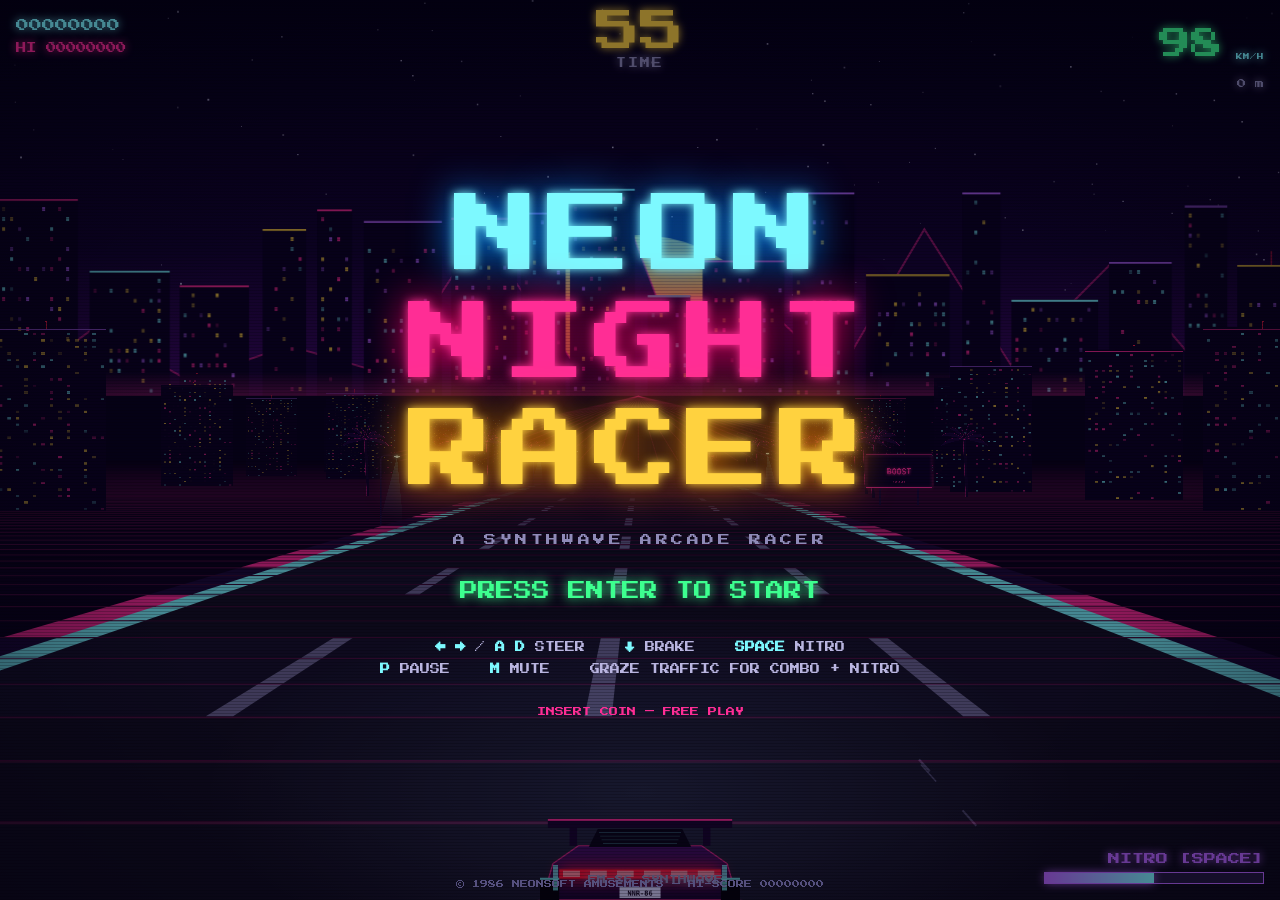
<file: 1-race/qwen4/index.html>
<!DOCTYPE html>
<html lang="ru">
<head>
<meta charset="utf-8">
<meta name="viewport" content="width=device-width, initial-scale=1, maximum-scale=1, user-scalable=no">
<title>NEON NIGHT RACER</title>
<link rel="icon" href="data:image/svg+xml,<svg xmlns='http://www.w3.org/2000/svg' viewBox='0 0 16 16'><text y='13' font-size='13'>🏎</text></svg>">
<link rel="preconnect" href="https://fonts.googleapis.com">
<link href="https://fonts.googleapis.com/css2?family=Press+Start+2P&display=swap" rel="stylesheet">
<style>
  * { margin:0; padding:0; box-sizing:border-box; }
  html,body { width:100%; height:100%; overflow:hidden; background:#05010f; }
  body { font-family:'Press Start 2P', monospace; color:#e8e6ff; user-select:none; -webkit-user-select:none; touch-action:none; }
  #wrap { position:fixed; inset:0; }
  canvas { position:absolute; inset:0; width:100%; height:100%; display:block; transition:filter .25s; }
  canvas.nitro { filter:saturate(1.45) brightness(1.12) contrast(1.05); }
  #scan { position:absolute; inset:0; pointer-events:none; z-index:5;
    background:repeating-linear-gradient(0deg, rgba(0,0,0,.22) 0 1px, transparent 1px 3px);
    mix-blend-mode:multiply; animation:crt 6s infinite; }
  #vig { position:absolute; inset:0; pointer-events:none; z-index:6;
    background:radial-gradient(ellipse at 50% 55%, transparent 55%, rgba(2,0,12,.55) 100%); }
  #flash { position:absolute; inset:0; pointer-events:none; z-index:7; opacity:0; background:#fff; }
  @keyframes crt { 0%,100%{opacity:.85} 50%{opacity:1} 92%{opacity:.7} }
  .hud { position:absolute; z-index:10; pointer-events:none; text-shadow:0 0 8px currentColor; }
  #hudTL { top:14px; left:16px; font-size:clamp(8px,1.3vw,13px); line-height:1.9; color:#7df9ff; }
  #hudTL .hi { color:#ff2d95; font-size:.8em; }
  #hudTC { top:10px; left:50%; transform:translateX(-50%); text-align:center; }
  #time { font-size:clamp(22px,4.2vw,44px); color:#ffd23f; }
  #time.low { color:#ff2244; animation:pulse .5s infinite; }
  #timeLabel { font-size:clamp(7px,1vw,10px); color:#8f8bb8; margin-top:4px; letter-spacing:2px; }
  @keyframes pulse { 50%{opacity:.35} }
  #hudTR { top:14px; right:16px; text-align:right; font-size:clamp(8px,1.3vw,13px); color:#7df9ff; line-height:1.9; }
  #speed { font-size:clamp(18px,3vw,32px); color:#3dff8f; }
  #speed.nitro { color:#7df9ff; }
  #hudBL { bottom:16px; left:16px; font-size:clamp(9px,1.5vw,15px); color:#ffd23f; }
  #comboBar { width:140px; height:5px; background:#241a3f; margin-top:7px; }
  #comboFill { height:100%; width:100%; background:#ffd23f; box-shadow:0 0 8px #ffd23f; }
  #hudBR { bottom:16px; right:16px; text-align:right; font-size:clamp(8px,1.2vw,12px); color:#b967ff; }
  #nitroBar { width:clamp(120px,18vw,220px); height:12px; background:#241a3f; border:1px solid #b967ff; margin-top:7px; }
  #nitroFill { height:100%; width:0%; background:linear-gradient(90deg,#b967ff,#7df9ff); box-shadow:0 0 10px #b967ff; }
  #nitroFill.full { animation:pulse .4s infinite; }
  #radio { bottom:16px; left:50%; transform:translateX(-50%); font-size:clamp(6px,.9vw,9px); color:#8f8bb8; display:flex; align-items:flex-end; gap:8px; }
  #eq { display:flex; gap:2px; align-items:flex-end; height:14px; }
  #eq i { width:3px; background:#ff2d95; animation:eq .6s infinite ease-in-out; }
  #eq i:nth-child(1){animation-delay:0s} #eq i:nth-child(2){animation-delay:.15s}
  #eq i:nth-child(3){animation-delay:.3s} #eq i:nth-child(4){animation-delay:.1s}
  #eq i:nth-child(5){animation-delay:.25s}
  @keyframes eq { 0%,100%{height:3px} 50%{height:14px} }
  .overlay { position:absolute; inset:0; z-index:20; display:flex; flex-direction:column; align-items:center; justify-content:center; text-align:center; background:rgba(4,0,16,.45); }
  .hidden { display:none !important; }
  #logo { line-height:1.25; margin-bottom:3vh; }
  #logo div { font-size:clamp(30px,7.5vw,86px); letter-spacing:.08em; }
  #logo .l1 { color:#7df9ff; text-shadow:0 0 10px #7df9ff,0 0 40px #0088ff; }
  #logo .l2 { color:#ff2d95; text-shadow:0 0 10px #ff2d95,0 0 40px #ff0066; animation:flicker 3.2s infinite; }
  #logo .l3 { color:#ffd23f; text-shadow:0 0 10px #ffd23f,0 0 40px #ff8800; }
  @keyframes flicker { 0%,100%{opacity:1} 3%{opacity:.4} 6%{opacity:1} 52%{opacity:1} 54%{opacity:.2} 56%{opacity:1} 57%{opacity:.6} 58%{opacity:1} }
  .sub { font-size:clamp(7px,1.2vw,12px); color:#8f8bb8; letter-spacing:.3em; margin-bottom:4vh; }
  .press { font-size:clamp(10px,1.8vw,18px); color:#3dff8f; text-shadow:0 0 12px #3dff8f; animation:blink 1s steps(2) infinite; }
  @keyframes blink { 50%{opacity:0} }
  .controls { margin-top:4vh; font-size:clamp(6px,1vw,10px); color:#b9b5e0; line-height:2.2; }
  .controls b { color:#7df9ff; }
  .coin { margin-top:3vh; font-size:clamp(6px,.9vw,9px); color:#ff2d95; animation:blink 1.4s steps(2) infinite; }
  .copy { position:absolute; bottom:12px; font-size:clamp(6px,.8vw,8px); color:#55507e; }
  #countdown { position:absolute; inset:0; z-index:20; display:flex; align-items:center; justify-content:center; pointer-events:none; }
  #cdNum { font-size:clamp(60px,16vw,180px); color:#ffd23f; text-shadow:0 0 30px #ff8800; }
  #cdNum.go { color:#3dff8f; text-shadow:0 0 30px #3dff8f; }
  #cdNum.pop { animation:pop .75s ease-out; }
  @keyframes pop { 0%{transform:scale(2.2);opacity:0} 20%{transform:scale(1);opacity:1} 80%{opacity:1} 100%{opacity:0} }
  #goTitle { font-size:clamp(26px,6vw,64px); color:#ff2244; text-shadow:0 0 20px #ff2244,0 0 60px #ff0044; margin-bottom:3vh; animation:flicker 2.5s infinite; }
  #stats { font-size:clamp(8px,1.4vw,14px); line-height:2.4; color:#b9b5e0; margin-bottom:3vh; }
  #stats b { color:#7df9ff; }
  #newRec { color:#ffd23f; font-size:clamp(10px,1.8vw,18px); text-shadow:0 0 14px #ffd23f; margin-bottom:2vh; animation:blink .6s steps(2) infinite; }
  #pauseOv .p { font-size:clamp(20px,4vw,42px); color:#7df9ff; text-shadow:0 0 20px #7df9ff; }
  #touch { position:absolute; inset:0; z-index:15; display:none; pointer-events:none; }
  @media (pointer:coarse) { #touch { display:block; } }
  .tbtn { position:absolute; bottom:70px; width:72px; height:72px; border:2px solid #7df9ff; border-radius:14px; color:#7df9ff; font-size:26px; display:flex; align-items:center; justify-content:center; pointer-events:auto; background:rgba(10,2,30,.4); text-shadow:0 0 8px #7df9ff; }
  #btnL { left:18px; } #btnR { left:104px; }
  #btnN { right:18px; bottom:70px; width:96px; border-color:#b967ff; color:#b967ff; font-size:12px; text-shadow:0 0 8px #b967ff; }
  .tbtn:active { background:rgba(125,249,255,.25); }
</style>
</head>
<body>
<div id="wrap">
  <canvas id="c"></canvas>
  <div id="scan"></div><div id="vig"></div><div id="flash"></div>

  <div class="hud" id="hudTL"><div id="score">00000000</div><div class="hi">HI <span id="hiscore">00000000</span></div></div>
  <div class="hud" id="hudTC"><div id="time">55</div><div id="timeLabel">TIME</div></div>
  <div class="hud" id="hudTR"><div><span id="speed">0</span> <span style="font-size:.5em">KM/H</span></div><div id="dist" style="font-size:.7em;color:#8f8bb8">0 m</div></div>
  <div class="hud hidden" id="hudBL"><span id="combo">COMBO x2</span><div id="comboBar"><div id="comboFill"></div></div></div>
  <div class="hud" id="hudBR">NITRO [SPACE]<div id="nitroBar"><div id="nitroFill"></div></div></div>
  <div class="hud" id="radio"><div id="eq"><i></i><i></i><i></i><i></i><i></i></div>FM-86 SYNTHWAVE</div>

  <div class="overlay" id="title">
    <div id="logo"><div class="l1">NEON</div><div class="l2">NIGHT</div><div class="l3">RACER</div></div>
    <div class="sub">A SYNTHWAVE ARCADE RACER</div>
    <div class="press" id="pressStart">PRESS ENTER TO START</div>
    <div class="controls"><b>&larr; &rarr;</b> / <b>A D</b> STEER &nbsp;&nbsp; <b>&darr;</b> BRAKE &nbsp;&nbsp; <b>SPACE</b> NITRO<br><b>P</b> PAUSE &nbsp;&nbsp; <b>M</b> MUTE &nbsp;&nbsp; GRAZE TRAFFIC FOR COMBO + NITRO</div>
    <div class="coin">INSERT COIN &mdash; FREE PLAY</div>
    <div class="copy">&copy; 1986 NEONSOFT AMUSEMENTS &mdash; HI-SCORE <span id="titleHi">0</span></div>
  </div>

  <div id="countdown" class="hidden"><div id="cdNum">3</div></div>

  <div class="overlay hidden" id="gameover">
    <div id="goTitle">GAME OVER</div>
    <div id="newRec" class="hidden">NEW HI-SCORE!</div>
    <div id="stats"></div>
    <div class="press">PRESS ENTER TO RETRY</div>
  </div>

  <div class="overlay hidden" id="pauseOv"><div class="p">PAUSED</div><div class="controls">PRESS P TO RESUME</div></div>

  <div id="touch">
    <div class="tbtn" id="btnL">&#9664;</div>
    <div class="tbtn" id="btnR">&#9654;</div>
    <div class="tbtn" id="btnN">NITRO</div>
  </div>
</div>

<script>
'use strict';
const $ = id => document.getElementById(id);
const clamp = (v,a,b) => Math.max(a, Math.min(b, v));
const lerp = (a,b,t) => a + (b-a)*t;
const rand = (a,b) => a + Math.random()*(b-a);
const randInt = (a,b) => Math.floor(rand(a,b+1));
const choice = arr => arr[Math.floor(Math.random()*arr.length)];
const easeIn = (a,b,t) => a + (b-a)*t*t;
const easeInOut = (a,b,t) => a + (b-a)*((-Math.cos(t*Math.PI)/2)+0.5);
const increase = (start, inc, max) => { let r = start+inc; while(r>=max) r-=max; while(r<0) r+=max; return r; };
const overlap = (x1,w1,x2,w2,pct=1) => Math.abs(x1-x2) < (w1+w2)*0.5*pct;
const pad8 = n => String(Math.max(0,Math.floor(n))).padStart(8,'0');

const SEG = 200, ROAD_W = 2000, LANES = 4, DRAW_DIST = 220;
const CAM_H = 1000, FOV = 100, CAM_D = 1/Math.tan((FOV/2)*Math.PI/180);
const PLAYER_Z = CAM_H*CAM_D, FOG_D = 4.2;
const MAX_SPEED = SEG*60, NITRO_MULT = 1.32;
const ACCEL = MAX_SPEED/4.2, BRAKE = MAX_SPEED/1.3, OFF_DECEL = MAX_SPEED/1.1, OFF_LIMIT = MAX_SPEED/4;
const CENTRIFUGAL = 0.31, STEER = 2.3;
const TRACK_SEGS = 1350, GATE_EVERY = 225, TRACK_LEN = TRACK_SEGS*SEG;
const TRAFFIC_N = 42, CAR_W = 340;
const START_TIME = 55, CP_BONUS = 8, CRASH_PENALTY = 6, NM_TIME = 0.4;
const COMBO_WINDOW = 3.5, NM_NITRO = 16, NITRO_DRAIN = 34;
const KMH = 320/MAX_SPEED;

const cv = $('c'), ctx = cv.getContext('2d');
let W = 960, H = 540, DPR = 1, horizonY = 240;

const G = {
  state:'title', position:0, distance:0, speed:0, playerX:0, steerVis:0,
  time:START_TIME, score:0, combo:0, comboT:0, nitro:50, nitroOn:false,
  invulnT:0, crashT:0, crashSpin:0, timeScale:1, shake:0, skyOff:0,
  nearMisses:0, topSpeed:0, crashes:0, lastGateIdx:0, cdT:0, cdStep:0,
  goT:0, t:0, muted:false, hiscore:0, bounce:0
};
try { G.hiscore = parseInt(localStorage.getItem('nnr_hi')||'0',10)||0; } catch(e){}

let segments = [], cars = [], particles = [], popups = [], stars = [];
let keys = { left:false, right:false, brake:false, nitro:false };
let sunCv, mtnCv, cityCv, skyGrad;
const sprites = {};

function resize() {
  const w = window.innerWidth, h = window.innerHeight;
  DPR = Math.min(window.devicePixelRatio||1, 1.5);
  const scale = Math.min(1, 1280/w) * DPR;
  W = Math.max(320, Math.floor(w*scale)); H = Math.max(200, Math.floor(h*scale));
  cv.width = W; cv.height = H;
  horizonY = Math.floor(H*0.44);
  skyGrad = ctx.createLinearGradient(0,0,0,horizonY+H*0.06);
  skyGrad.addColorStop(0,'#030014');
  skyGrad.addColorStop(0.55,'#12032e');
  skyGrad.addColorStop(0.85,'#3b0a5e');
  skyGrad.addColorStop(1,'#7a1170');
  buildSun(); buildStars();
}
window.addEventListener('resize', resize);

function mkCv(w,h,fn){ const c=document.createElement('canvas'); c.width=w; c.height=h; fn(c.getContext('2d'),w,h); return c; }

function buildSun() {
  const r = Math.floor(H*0.17);
  sunCv = mkCv(r*2+4, r*2+4, (g,w,h)=>{
    const cx=w/2, cy=h/2;
    const gr = g.createLinearGradient(0,cy-r,0,cy+r);
    gr.addColorStop(0,'#ffe95c'); gr.addColorStop(0.45,'#ff9a3d'); gr.addColorStop(0.75,'#ff2d95'); gr.addColorStop(1,'#b967ff');
    g.fillStyle = gr; g.beginPath(); g.arc(cx,cy,r,0,Math.PI*2); g.fill();
    g.globalCompositeOperation='destination-out';
    let y = cy + r*0.05, gap = r*0.16, th = 2;
    while (y < cy+r) { g.fillRect(cx-r-2, y, r*2+4, th); y += gap; gap *= 0.86; th += 1.6; }
    g.globalCompositeOperation='source-over';
  });
}
function buildStars() {
  stars = [];
  for (let i=0;i<130;i++) stars.push({ x:Math.random(), y:Math.random()*0.85, s:rand(0.6,2), p:rand(0,6.28), sp:rand(0.5,2.5) });
}
function buildStrips() {
  mtnCv = mkCv(2048, 220, (g,w,h)=>{
    g.beginPath(); g.moveTo(0,h);
    let x=0;
    while (x<w) { const pw=rand(90,220), ph=rand(50,170); g.lineTo(x+pw/2, h-ph); g.lineTo(x+pw, h-rand(10,40)); x+=pw; }
    g.lineTo(w,h); g.closePath();
    g.fillStyle='#160433'; g.fill();
    g.strokeStyle='rgba(255,45,149,.55)'; g.lineWidth=2; g.stroke();
  });
  cityCv = mkCv(2048, 260, (g,w,h)=>{
    let x=0;
    const neon=['#7df9ff','#ff2d95','#ffd23f','#b967ff'];
    while (x<w) {
      const bw=rand(34,90), bh=rand(60,230);
      g.fillStyle='#0b0220'; g.fillRect(x, h-bh, bw, bh);
      g.fillStyle=choice(neon); g.globalAlpha=.9; g.fillRect(x, h-bh, bw, 2); g.globalAlpha=1;
      for (let wy=h-bh+8; wy<h-6; wy+=10) for (let wx=x+4; wx<x+bw-5; wx+=8) {
        if (Math.random()<0.28) { g.fillStyle=choice(neon); g.globalAlpha=rand(.25,.85); g.fillRect(wx,wy,3,4); g.globalAlpha=1; }
      }
      if (Math.random()<0.3) { g.strokeStyle='#ff2244'; g.beginPath(); g.moveTo(x+bw/2,h-bh); g.lineTo(x+bw/2,h-bh-rand(10,26)); g.stroke(); }
      x += bw + rand(2,14);
    }
  });
}

function buildSprites() {
  sprites.player = mkCv(360,200,(g)=>{
    g.fillStyle='#0d0318'; g.fillRect(40,128,280,26);
    const bg=g.createLinearGradient(0,60,0,160); bg.addColorStop(0,'#4a1268'); bg.addColorStop(1,'#16042a');
    g.fillStyle=bg;
    g.beginPath(); g.moveTo(28,152); g.lineTo(44,96); g.lineTo(84,68); g.lineTo(276,68); g.lineTo(316,96); g.lineTo(332,152); g.closePath(); g.fill();
    g.strokeStyle='rgba(255,45,149,.8)'; g.lineWidth=2; g.stroke();
    g.fillStyle='#0a0618';
    g.beginPath(); g.moveTo(100,70); g.lineTo(260,70); g.lineTo(246,42); g.lineTo(114,42); g.closePath(); g.fill();
    g.strokeStyle='rgba(125,249,255,.3)'; g.lineWidth=1;
    for(let i=1;i<5;i++){ g.beginPath(); g.moveTo(114+i*2,42+i*5.6); g.lineTo(246-i*2,42+i*5.6); g.stroke(); }
    g.fillStyle='#1a0630'; g.fillRect(36,26,288,14);
    g.fillStyle='#ff2d95'; g.fillRect(36,26,288,3);
    g.fillStyle='#1a0630'; g.fillRect(70,40,12,28); g.fillRect(278,40,12,28);
    g.shadowColor='#ff1133'; g.shadowBlur=24; g.fillStyle='#ff1133'; g.fillRect(54,104,252,16);
    g.shadowBlur=0; g.fillStyle='#ff8899';
    for(let i=0;i<6;i++) g.fillRect(60+i*42,107,26,10);
    g.fillStyle='#050208'; g.fillRect(24,118,30,48); g.fillRect(306,118,30,48);
    g.fillStyle='#7df9ff'; g.fillRect(24,118,30,3); g.fillRect(306,118,30,3);
    g.fillStyle='#ddd8ff'; g.fillRect(148,132,64,18);
    g.fillStyle='#12041f'; g.font='bold 11px monospace'; g.textAlign='center'; g.fillText('NNR-86',180,146);
    g.fillStyle='#221133'; g.beginPath(); g.arc(120,162,9,0,7); g.arc(240,162,9,0,7); g.fill();
    g.fillStyle='#7df9ff'; g.globalAlpha=.7; g.fillRect(44,98,8,40); g.fillRect(308,98,8,40); g.globalAlpha=1;
  });
  const carCols=['#00e5ff','#ffd23f','#b967ff','#ff6b35','#3dff8f'];
  sprites.traffic = carCols.map((col,i)=> mkCv(340,190,(g)=>{
    const van = i===4;
    g.fillStyle='#050208'; g.fillRect(26,120,28,46); g.fillRect(286,120,28,46);
    const bg=g.createLinearGradient(0,40,0,160); bg.addColorStop(0,col); bg.addColorStop(1,'#0a0316');
    g.fillStyle=bg;
    if (van) { g.fillRect(40,30,260,124); g.fillStyle='rgba(0,0,0,.35)'; g.fillRect(40,30,260,10); }
    else { g.beginPath(); g.moveTo(30,152); g.lineTo(46,92); g.lineTo(90,58); g.lineTo(250,58); g.lineTo(294,92); g.lineTo(310,152); g.closePath(); g.fill(); }
    g.fillStyle='#0a0618';
    if (van) g.fillRect(56,44,228,40);
    else { g.beginPath(); g.moveTo(100,62); g.lineTo(240,62); g.lineTo(228,86); g.lineTo(112,86); g.closePath(); g.fill(); }
    g.shadowColor='#ff1133'; g.shadowBlur=18; g.fillStyle='#ff1133';
    g.fillRect(48,112,70,13); g.fillRect(222,112,70,13);
    g.shadowBlur=0;
    g.fillStyle='rgba(0,0,0,.4)'; g.fillRect(36,132,268,18);
    g.fillStyle=col; g.globalAlpha=.8; g.fillRect(40,150,260,3); g.globalAlpha=1;
  }));
  sprites.palm = [0,1].map(v=> mkCv(420,640,(g)=>{
    const tx = v? 230:190;
    g.strokeStyle='#12032a'; g.lineWidth=22; g.lineCap='round';
    g.beginPath(); g.moveTo(210,640); g.quadraticCurveTo(200,400,tx,190); g.stroke();
    g.strokeStyle='rgba(255,45,149,.5)'; g.lineWidth=4;
    g.beginPath(); g.moveTo(200,640); g.quadraticCurveTo(190,400,tx-10,190); g.stroke();
    for (let i=0;i<8;i++) {
      const a = -Math.PI/2 + (i-3.5)*0.42, len=rand(150,210);
      const ex = tx+Math.cos(a)*len, ey = 190+Math.sin(a)*len+70;
      g.fillStyle='#1a0536';
      g.beginPath(); g.moveTo(tx,190);
      g.quadraticCurveTo(tx+Math.cos(a)*len*0.6, 190+Math.sin(a)*len*0.6-30, ex, ey);
      g.quadraticCurveTo(tx+Math.cos(a)*len*0.5, 190+Math.sin(a)*len*0.5+20, tx, 190);
      g.fill();
      g.strokeStyle='rgba(255,45,149,.55)'; g.lineWidth=2;
      g.beginPath(); g.moveTo(tx,190); g.quadraticCurveTo(tx+Math.cos(a)*len*0.6, 190+Math.sin(a)*len*0.6-30, ex, ey); g.stroke();
    }
  }));
  sprites.lamp = [0,1].map(side=> mkCv(260,760,(g)=>{
    const dir = side? -1:1, px = side? 200:60, lx = px + dir*150;
    g.strokeStyle='#1c0a38'; g.lineWidth=10;
    g.beginPath(); g.moveTo(px,760); g.lineTo(px,140); g.quadraticCurveTo(px,90,lx,110); g.stroke();
    const cg=g.createLinearGradient(lx,120,lx-dir*60,760);
    cg.addColorStop(0,'rgba(125,249,255,.22)'); cg.addColorStop(1,'rgba(125,249,255,0)');
    g.fillStyle=cg;
    g.beginPath(); g.moveTo(lx,120); g.lineTo(lx-dir*170,760); g.lineTo(lx+dir*60,760); g.closePath(); g.fill();
    g.shadowColor='#7df9ff'; g.shadowBlur=30; g.fillStyle='#c8fbff';
    g.beginPath(); g.ellipse(lx,118,26,10,0,0,7); g.fill(); g.shadowBlur=0;
  }));
  sprites.building = [0,1,2].map(()=> mkCv(520,760,(g,w,h)=>{
    const neon=choice(['#7df9ff','#ff2d95','#b967ff']);
    g.fillStyle='#0b0220'; g.fillRect(20,rand(0,80),480,h);
    const top = 30;
    g.fillStyle=neon; g.globalAlpha=.9; g.fillRect(20,top,480,4); g.globalAlpha=1;
    for (let y=top+16;y<h-10;y+=26) for (let x=36;x<490;x+=34) {
      if (Math.random()<0.3) { g.fillStyle=choice(['#7df9ff','#ff2d95','#ffd23f']); g.globalAlpha=rand(.2,.8); g.fillRect(x,y,14,10); g.globalAlpha=1; }
    }
    g.strokeStyle='#ff2244'; g.lineWidth=3;
    g.beginPath(); g.moveTo(260,top); g.lineTo(260,top-28); g.stroke();
    g.fillStyle='#ff2244'; g.beginPath(); g.arc(260,top-30,4,0,7); g.fill();
  }));
  const words=['NEON','TURBO','NIGHT','RACER','1986','SYNTH','GRID','BOOST'];
  sprites.bill = words.map((word,i)=> mkCv(560,420,(g)=>{
    const col=choice(['#7df9ff','#ff2d95','#ffd23f','#3dff8f']);
    g.fillStyle='#1c0a38'; g.fillRect(120,280,16,140); g.fillRect(424,280,16,140);
    g.fillStyle='#0d0224'; g.fillRect(20,20,520,260);
    g.shadowColor=col; g.shadowBlur=22; g.strokeStyle=col; g.lineWidth=4; g.strokeRect(20,20,520,260);
    g.fillStyle=col; g.font='bold 64px monospace'; g.textAlign='center'; g.fillText(word,280,175);
    g.shadowBlur=0; g.font='bold 20px monospace'; g.globalAlpha=.7; g.fillText('NEONSOFT',280,240); g.globalAlpha=1;
  }));
  sprites.gate = mkCv(1200,360,(g)=>{
    g.shadowColor='#7df9ff'; g.shadowBlur=26;
    g.fillStyle='#0a2a3a'; g.fillRect(30,60,30,300); g.fillRect(1140,60,30,300);
    g.fillStyle='#7df9ff'; g.fillRect(30,60,8,300); g.fillRect(1162,60,8,300);
    g.fillStyle='#06102a'; g.fillRect(30,30,1140,80);
    g.strokeStyle='#7df9ff'; g.lineWidth=4; g.strokeRect(30,30,1140,80);
    g.fillStyle='#7df9ff'; g.font='bold 46px monospace'; g.textAlign='center'; g.fillText('CHECKPOINT',600,86);
    g.shadowBlur=0;
    for(let i=0;i<12;i++){ g.fillStyle=i%2?'#ffd23f':'#ff2d95'; g.fillRect(70+i*92,120,16,8); }
  });
}

function lastY(){ return segments.length ? segments[segments.length-1].p2.world.y : 0; }
function addSegment(curve, y) {
  const n = segments.length;
  segments.push({
    index:n, curve,
    p1:{world:{y:lastY(), z:n*SEG}, camera:{}, screen:{}},
    p2:{world:{y:y, z:(n+1)*SEG}, camera:{}, screen:{}},
    sprites:[], cars:[], clip:0, fog:1, visible:false, gate:false
  });
}
function addRoad(enter, hold, leave, curve, y) {
  const startY = lastY(), endY = startY + y*SEG, total = enter+hold+leave;
  for (let i=0;i<enter;i++) addSegment(easeIn(0,curve,i/enter), easeInOut(startY,endY,i/total));
  for (let i=0;i<hold;i++) addSegment(curve, easeInOut(startY,endY,(enter+i)/total));
  for (let i=0;i<leave;i++) addSegment(easeInOut(curve,0,i/leave), easeInOut(startY,endY,(enter+hold+i)/total));
}
function buildTrack() {
  segments = [];
  addRoad(60,60,60,0,0);
  while (segments.length < TRACK_SEGS-260) {
    const r = Math.random();
    if (r<0.28) addRoad(randInt(30,70),randInt(30,70),randInt(30,70),0,rand(-14,14));
    else if (r<0.62) { const c=choice([-1,1])*rand(2,5); addRoad(randInt(35,55),randInt(40,80),randInt(35,55),c,rand(-18,18)); }
    else if (r<0.82) { const c=choice([-1,1])*rand(2,4); addRoad(40,50,40,c,rand(-10,10)); addRoad(40,50,40,-c,rand(-10,10)); }
    else addRoad(randInt(30,50),randInt(30,50),randInt(30,50),0,choice([-1,1])*rand(18,32));
  }
  const rem = TRACK_SEGS - segments.length;
  addRoad(Math.floor(rem/3), Math.floor(rem/3), rem-2*Math.floor(rem/3), 0, -lastY()/SEG);
  for (let i=0;i<segments.length;i++) {
    const s = segments[i];
    if (i%GATE_EVERY===0) { s.gate=true; s.sprites.push({img:sprites.gate, offset:0, w:4600, collidable:false}); }
    if (i%18===0) { const side=(i/18)%2?1:-1; s.sprites.push({img:sprites.lamp[side>0?1:0], offset:side*1.12, w:260, hw:0.05, collidable:true}); }
    if (i%7===0) {
      s.sprites.push({img:choice(sprites.building), offset:-(3+rand(0,2)), w:1500, collidable:false});
      s.sprites.push({img:choice(sprites.building), offset:(3+rand(0,2)), w:1500, collidable:false});
    }
    if (Math.random()<0.14) { const side=choice([-1,1]); s.sprites.push({img:choice(sprites.palm), offset:side*rand(1.4,2.6), w:800, hw:0.16, collidable:true}); }
    if (i%90===45) { const side=choice([-1,1]); s.sprites.push({img:choice(sprites.bill), offset:side*1.7, w:900, hw:0.2, collidable:true}); }
  }
}
function findSegment(z){ return segments[Math.floor(z/SEG) % segments.length]; }
function initTraffic() {
  cars = [];
  const laneC = [-0.75,-0.25,0.25,0.75];
  for (let i=0;i<TRAFFIC_N;i++) {
    let z = rand(4000, TRACK_LEN);
    const car = {
      z, offset: choice(laneC)+rand(-0.06,0.06),
      speed: MAX_SPEED*rand(0.22,0.55),
      img: choice(sprites.traffic), percent:0, nmReady:true, seg:null
    };
    car.seg = findSegment(z); car.seg.cars.push(car);
    cars.push(car);
  }
}

let AC=null, master, musicFilter, duck, tonal, rhythm, sfxBus, delaySend, noiseBuf;
let engOsc1, engOsc2, engGain, engFilter, engNoiseGain;
let schedTimer=null, nextNote=0, step=0;
const BPM=116, SPB=60/BPM, S16=SPB/4;
const CHORDS=[
  {root:110,   arp:[220,261.63,329.63,440,523.25,659.26],   pad:[220,261.63,329.63]},
  {root:87.31, arp:[174.61,220,261.63,349.23,440,523.25],  pad:[174.61,220,261.63]},
  {root:130.81,arp:[261.63,329.63,392,523.25,659.26,784],  pad:[261.63,329.63,392]},
  {root:98,    arp:[196,246.94,293.66,392,493.88,587.33],  pad:[196,246.94,293.66]}
];
const ARPSEQ=[0,1,2,3,4,5,4,3];
const MELODY=[
  {s:0,f:659.26,d:2},{s:4,f:784,d:2},{s:6,f:880,d:4},{s:12,f:784,d:2},{s:14,f:659.26,d:2},
  {s:16,f:587.33,d:2},{s:20,f:659.26,d:2},{s:22,f:784,d:4},{s:28,f:659.26,d:2},{s:30,f:587.33,d:2}
];

function initAudio() {
  if (AC) { if (AC.state==='suspended') AC.resume(); return; }
  try { AC = new (window.AudioContext||window.webkitAudioContext)(); } catch(e){ return; }
  master = AC.createGain(); master.gain.value = G.muted?0:0.85;
  const comp = AC.createDynamicsCompressor();
  master.connect(comp); comp.connect(AC.destination);
  musicFilter = AC.createBiquadFilter(); musicFilter.type='lowpass'; musicFilter.frequency.value=9000; musicFilter.connect(master);
  duck = AC.createGain(); duck.connect(musicFilter);
  tonal = AC.createGain(); tonal.gain.value=0.9; tonal.connect(duck);
  rhythm = AC.createGain(); rhythm.gain.value=0.9; rhythm.connect(musicFilter);
  sfxBus = AC.createGain(); sfxBus.gain.value=0.9; sfxBus.connect(master);
  const delay = AC.createDelay(1); delay.delayTime.value = S16*3;
  const fb = AC.createGain(); fb.gain.value=0.32;
  const df = AC.createBiquadFilter(); df.type='lowpass'; df.frequency.value=3200;
  delay.connect(df); df.connect(fb); fb.connect(delay);
  const wet = AC.createGain(); wet.gain.value=0.25; df.connect(wet); wet.connect(musicFilter);
  delaySend = AC.createGain(); delaySend.gain.value=1; delaySend.connect(delay);
  noiseBuf = AC.createBuffer(1, AC.sampleRate, AC.sampleRate);
  const d = noiseBuf.getChannelData(0);
  for (let i=0;i<d.length;i++) d[i]=Math.random()*2-1;
  engGain = AC.createGain(); engGain.gain.value=0;
  engFilter = AC.createBiquadFilter(); engFilter.type='lowpass'; engFilter.frequency.value=600;
  engOsc1 = AC.createOscillator(); engOsc1.type='sawtooth'; engOsc1.frequency.value=50;
  engOsc2 = AC.createOscillator(); engOsc2.type='sawtooth'; engOsc2.frequency.value=25; engOsc2.detune.value=8;
  engOsc1.connect(engFilter); engOsc2.connect(engFilter); engFilter.connect(engGain); engGain.connect(master);
  const en = AC.createBufferSource(); en.buffer=noiseBuf; en.loop=true;
  const enf = AC.createBiquadFilter(); enf.type='bandpass'; enf.frequency.value=420; enf.Q.value=0.7;
  engNoiseGain = AC.createGain(); engNoiseGain.gain.value=0;
  en.connect(enf); enf.connect(engNoiseGain); engNoiseGain.connect(master);
  en.start(); engOsc1.start(); engOsc2.start();
  nextNote = AC.currentTime + 0.1; step = 0;
  schedTimer = setInterval(schedule, 25);
}
function schedule() {
  if (!AC) return;
  while (nextNote < AC.currentTime + 0.15) { scheduleStep(step, nextNote); nextNote += S16; step++; }
}
function env(g,t,a,peak,dec){ g.gain.setValueAtTime(0.0001,t); g.gain.linearRampToValueAtTime(peak,t+a); g.gain.exponentialRampToValueAtTime(0.0001,t+a+dec); }
function kick(t){
  const o=AC.createOscillator(), g=AC.createGain();
  o.type='sine'; o.frequency.setValueAtTime(160,t); o.frequency.exponentialRampToValueAtTime(44,t+0.11);
  env(g,t,0.002,0.95,0.26); o.connect(g); g.connect(rhythm); o.start(t); o.stop(t+0.3);
  duck.gain.setValueAtTime(1,t); duck.gain.linearRampToValueAtTime(0.45,t+0.02); duck.gain.linearRampToValueAtTime(1,t+0.26);
}
function snare(t){
  const n=AC.createBufferSource(); n.buffer=noiseBuf;
  const f=AC.createBiquadFilter(); f.type='highpass'; f.frequency.value=1600;
  const g=AC.createGain(); env(g,t,0.001,0.5,0.16);
  n.connect(f); f.connect(g); g.connect(rhythm); n.start(t); n.stop(t+0.2);
  const o=AC.createOscillator(), og=AC.createGain(); o.type='triangle'; o.frequency.value=200;
  env(og,t,0.001,0.3,0.09); o.connect(og); og.connect(rhythm); o.start(t); o.stop(t+0.12);
}
function hat(t,open,acc){
  const n=AC.createBufferSource(); n.buffer=noiseBuf;
  const f=AC.createBiquadFilter(); f.type='highpass'; f.frequency.value=7500;
  const g=AC.createGain(); env(g,t,0.001,acc?0.14:0.08,open?0.12:0.035);
  n.connect(f); f.connect(g); g.connect(rhythm); n.start(t); n.stop(t+(open?0.16:0.05));
}
function bass(t,freq){
  const o=AC.createOscillator(), o2=AC.createOscillator(), g=AC.createGain(), f=AC.createBiquadFilter();
  o.type='sawtooth'; o.frequency.value=freq; o2.type='square'; o2.frequency.value=freq/2;
  f.type='lowpass'; f.frequency.value=650;
  env(g,t,0.004,0.34,0.2);
  o.connect(f); o2.connect(f); f.connect(g); g.connect(tonal);
  o.start(t); o2.start(t); o.stop(t+0.25); o2.stop(t+0.25);
}
function arp(t,freq){
  const o=AC.createOscillator(), g=AC.createGain(), f=AC.createBiquadFilter();
  o.type='square'; o.frequency.value=freq; f.type='lowpass'; f.frequency.value=4200;
  env(g,t,0.002,0.085,0.11);
  o.connect(f); f.connect(g); g.connect(tonal); g.connect(delaySend);
  o.start(t); o.stop(t+0.15);
}
function pad(t,freqs,dur){
  freqs.forEach(fr=>{
    [-6,6].forEach(det=>{
      const o=AC.createOscillator(), g=AC.createGain(), f=AC.createBiquadFilter();
      o.type='sawtooth'; o.frequency.value=fr; o.detune.value=det;
      f.type='lowpass'; f.frequency.value=1100;
      g.gain.setValueAtTime(0.0001,t); g.gain.linearRampToValueAtTime(0.028,t+0.5);
      g.gain.setValueAtTime(0.028,t+dur-0.4); g.gain.linearRampToValueAtTime(0.0001,t+dur);
      o.connect(f); f.connect(g); g.connect(tonal); o.start(t); o.stop(t+dur+0.05);
    });
  });
}
function lead(t,freq,dur){
  const o=AC.createOscillator(), o2=AC.createOscillator(), g=AC.createGain(), f=AC.createBiquadFilter();
  o.type='sawtooth'; o.frequency.value=freq; o2.type='sawtooth'; o2.frequency.value=freq; o2.detune.value=9;
  f.type='lowpass'; f.frequency.value=5000;
  env(g,t,0.01,0.09,dur*S16);
  o.connect(f); o2.connect(f); f.connect(g); g.connect(tonal); g.connect(delaySend);
  o.start(t); o2.start(t); o.stop(t+dur*S16+0.1); o2.stop(t+dur*S16+0.1);
}
function scheduleStep(s,t){
  const bar=Math.floor(s/16)%4, s16=s%16, ch=CHORDS[bar];
  if (s16%4===0) kick(t);
  if (s16===4||s16===12) snare(t);
  hat(t, s16%4===2, s16%2===1);
  if (s16%2===0) bass(t, ch.root*(s16===14?2:1));
  arp(t, ch.arp[ARPSEQ[s16%8]]);
  if (s16===0) pad(t, ch.pad, SPB*4);
  if (bar>=2) { const m=MELODY.find(m=>m.s===(s%32)); if (m) lead(t,m.f,m.d); }
}
function blip(freq,dur=0.08,vol=0.22,type='square'){
  if(!AC) return; const t=AC.currentTime;
  const o=AC.createOscillator(), g=AC.createGain();
  o.type=type; o.frequency.value=freq; env(g,t,0.002,vol,dur);
  o.connect(g); g.connect(sfxBus); o.start(t); o.stop(t+dur+0.05);
}
function whoosh(){
  if(!AC) return; const t=AC.currentTime;
  const n=AC.createBufferSource(); n.buffer=noiseBuf;
  const f=AC.createBiquadFilter(); f.type='bandpass'; f.Q.value=1.2;
  f.frequency.setValueAtTime(500,t); f.frequency.exponentialRampToValueAtTime(5200,t+0.2);
  const g=AC.createGain(); env(g,t,0.01,0.34,0.22);
  n.connect(f); f.connect(g); g.connect(sfxBus); n.start(t); n.stop(t+0.3);
  blip(1320,0.06,0.1,'triangle');
}
function chime(){
  if(!AC) return; const t=AC.currentTime;
  [880,1046.5,1318.5,1760].forEach((fr,i)=>{
    const o=AC.createOscillator(), g=AC.createGain();
    o.type='triangle'; o.frequency.value=fr; env(g,t+i*0.07,0.005,0.2,0.3);
    o.connect(g); g.connect(sfxBus); g.connect(delaySend); o.start(t+i*0.07); o.stop(t+i*0.07+0.4);
  });
}
function nitroSfx(){
  if(!AC) return; const t=AC.currentTime;
  const n=AC.createBufferSource(); n.buffer=noiseBuf;
  const f=AC.createBiquadFilter(); f.type='highpass';
  f.frequency.setValueAtTime(300,t); f.frequency.exponentialRampToValueAtTime(6000,t+0.35);
  const g=AC.createGain(); env(g,t,0.02,0.3,0.4);
  n.connect(f); f.connect(g); g.connect(sfxBus); n.start(t); n.stop(t+0.5);
  const o=AC.createOscillator(), og=AC.createGain(); o.type='sawtooth';
  o.frequency.setValueAtTime(180,t); o.frequency.exponentialRampToValueAtTime(900,t+0.35);
  env(og,t,0.02,0.14,0.35); o.connect(og); og.connect(sfxBus); o.start(t); o.stop(t+0.45);
}
function crashSfx(){
  if(!AC) return; const t=AC.currentTime;
  const n=AC.createBufferSource(); n.buffer=noiseBuf;
  const f=AC.createBiquadFilter(); f.type='lowpass';
  f.frequency.setValueAtTime(3500,t); f.frequency.exponentialRampToValueAtTime(180,t+0.6);
  const g=AC.createGain(); env(g,t,0.005,0.85,0.6);
  n.connect(f); f.connect(g); g.connect(sfxBus); n.start(t); n.stop(t+0.7);
  const o=AC.createOscillator(), og=AC.createGain(); o.type='sine';
  o.frequency.setValueAtTime(200,t); o.frequency.exponentialRampToValueAtTime(28,t+0.5);
  env(og,t,0.005,0.7,0.5); o.connect(og); og.connect(sfxBus); o.start(t); o.stop(t+0.6);
  const o2=AC.createOscillator(), o2g=AC.createGain(); o2.type='square';
  o2.frequency.setValueAtTime(110,t); o2.frequency.exponentialRampToValueAtTime(20,t+0.3);
  env(o2g,t,0.005,0.25,0.3); o2.connect(o2g); o2g.connect(sfxBus); o2.start(t); o2.stop(t+0.4);
  duck.gain.cancelScheduledValues(t); duck.gain.setValueAtTime(0.15,t); duck.gain.linearRampToValueAtTime(1,t+1.3);
}
function sting(){
  if(!AC) return; const t=AC.currentTime;
  [440,349.23,293.66,220].forEach((fr,i)=>{
    const o=AC.createOscillator(), g=AC.createGain(); o.type='sawtooth'; o.frequency.value=fr;
    env(g,t+i*0.18,0.01,0.18,0.22); o.connect(g); g.connect(sfxBus); o.start(t+i*0.18); o.stop(t+i*0.18+0.3);
  });
}
function updateEngine(){
  if(!AC) return;
  const sp = G.speed/MAX_SPEED;
  const running = G.state==='playing'||G.state==='countdown'||G.state==='title';
  const target = running ? (0.035+0.075*sp+(G.nitroOn?0.03:0)) : 0;
  const freq = 48 + sp*135 + (G.nitroOn?35:0) + (G.state==='countdown'?Math.sin(G.t*20)*15:0);
  engOsc1.frequency.setTargetAtTime(freq, AC.currentTime, 0.06);
  engOsc2.frequency.setTargetAtTime(freq*0.5, AC.currentTime, 0.06);
  engFilter.frequency.setTargetAtTime(350+sp*900, AC.currentTime, 0.08);
  engGain.gain.setTargetAtTime(G.muted?0:target, AC.currentTime, 0.1);
  engNoiseGain.gain.setTargetAtTime(G.muted?0:sp*0.03+(Math.abs(G.playerX)>0.98&&sp>0.2?0.05:0), AC.currentTime, 0.1);
  const cut = G.nitroOn?18000:(G.state==='gameover'?1400:6500+sp*5000);
  musicFilter.frequency.setTargetAtTime(cut, AC.currentTime, 0.25);
}

function flash(color, opacity, ms){
  const f=$('flash'); f.style.background=color; f.style.transition='none'; f.style.opacity=opacity;
  requestAnimationFrame(()=>{ f.style.transition='opacity '+ms+'ms'; f.style.opacity=0; });
}
function popup(text,color,size=16,x=W/2,y=H*0.4){
  popups.push({text,color,size,x,y,vy:-46,life:1.3,max:1.3});
}
function spawnSparks(x,y,n,cols){
  for(let i=0;i<n;i++){
    const a=rand(0,Math.PI*2), v=rand(60,420);
    particles.push({x,y,vx:Math.cos(a)*v,vy:Math.sin(a)*v-rand(0,180),life:rand(0.3,0.9),max:0.9,color:choice(cols),size:rand(1.5,4)});
  }
}

function resetRun() {
  buildTrack(); initTraffic();
  G.position=0; G.distance=0; G.speed=0; G.playerX=0; G.steerVis=0;
  G.time=START_TIME; G.score=0; G.combo=0; G.comboT=0; G.nitro=50; G.nitroOn=false;
  G.invulnT=0; G.crashT=0; G.crashSpin=0; G.timeScale=1; G.shake=0;
  G.nearMisses=0; G.topSpeed=0; G.crashes=0; G.lastGateIdx=0; G.goT=0;
  particles=[]; popups=[];
}
function startGame() {
  initAudio(); resetRun();
  G.state='countdown'; G.cdT=3.4; G.cdStep=3;
  $('title').classList.add('hidden'); $('gameover').classList.add('hidden');
  $('countdown').classList.remove('hidden');
  setCd(3);
}
function setCd(n){
  const el=$('cdNum');
  el.textContent = n===0?'GO!':String(n);
  el.classList.toggle('go', n===0);
  el.classList.remove('pop'); void el.offsetWidth; el.classList.add('pop');
  blip(n===0?880:440, n===0?0.3:0.12, 0.25);
}
function gameOver() {
  G.state='gameover'; G.nitroOn=false;
  const sc=Math.floor(G.score);
  const rec = sc>G.hiscore;
  if (rec) { G.hiscore=sc; try{localStorage.setItem('nnr_hi',String(sc));}catch(e){} }
  $('newRec').classList.toggle('hidden',!rec);
  $('stats').innerHTML =
    'SCORE <b>'+pad8(sc)+'</b><br>'+
    'DISTANCE <b>'+Math.floor(G.distance/135)+' m</b><br>'+
    'TOP SPEED <b>'+Math.floor(G.topSpeed*KMH)+' KM/H</b><br>'+
    'NEAR MISSES <b>'+G.nearMisses+'</b>';
  $('gameover').classList.remove('hidden');
  $('titleHi').textContent = pad8(G.hiscore);
  sting();
}
function doCrash() {
  if (G.invulnT>0 || G.crashT>0) return;
  G.crashT=1.5; G.crashSpin=0; G.crashes++;
  G.timeScale=0.25; G.shake=26; G.combo=0; G.comboT=0;
  G.time=Math.max(0,G.time-CRASH_PENALTY);
  G.speed*=0.15;
  flash('#ff2244',0.55,600);
  spawnSparks(W/2, H*0.86, 70, ['#ff2d95','#ffd23f','#7df9ff','#ff6b35','#ffffff']);
  popup('-'+CRASH_PENALTY+'s','#ff2244',26,W/2,H*0.35);
  crashSfx();
}
function nearMiss(car) {
  G.combo=Math.min(10,G.combo+1); G.comboT=COMBO_WINDOW;
  const pts=100*G.combo;
  G.score+=pts; G.nearMisses++;
  G.nitro=Math.min(100,G.nitro+NM_NITRO);
  G.time=Math.min(99,G.time+NM_TIME);
  G.shake=Math.max(G.shake,3);
  const side = car.offset>G.playerX?1:-1;
  popup('NEAR MISS +'+pts, G.combo>=5?'#ffd23f':'#7df9ff', G.combo>=5?18:14, W/2+side*W*0.18, H*0.55);
  if (G.combo===5) popup('ON FIRE!','#ff6b35',22,W/2,H*0.3);
  whoosh();
}
function checkpoint() {
  G.time=Math.min(99,G.time+CP_BONUS); G.score+=500;
  flash('#7df9ff',0.25,500);
  popup('CHECKPOINT +'+CP_BONUS+'s','#3dff8f',22,W/2,H*0.32);
  chime();
}

function update(dt, realDt) {
  G.t += realDt;
  G.timeScale = Math.min(1, G.timeScale + realDt*0.9);
  G.shake *= Math.exp(-realDt*5.5);
  G.bounce = Math.sin(G.t*28)*(G.speed/MAX_SPEED)*2.2;
  for (let i=popups.length-1;i>=0;i--){ const p=popups[i]; p.life-=realDt; p.y+=p.vy*realDt; if(p.life<=0) popups.splice(i,1); }
  for (let i=particles.length-1;i>=0;i--){ const p=particles[i]; p.life-=dt; p.x+=p.vx*dt; p.y+=p.vy*dt; p.vy+=500*dt; if(p.life<=0) particles.splice(i,1); }

  if (G.state==='title') {
    const pSeg=findSegment(G.position+PLAYER_Z);
    G.speed = lerp(G.speed, MAX_SPEED*0.55, dt*0.8);
    let target = clamp(-pSeg.curve*0.16,-0.7,0.7)+Math.sin(G.t*0.35)*0.3;
    for (const car of cars) {
      const rel = increase(car.z-(G.position+PLAYER_Z),0,TRACK_LEN);
      if (rel<6000 && Math.abs(car.offset-G.playerX)<0.45) target = car.offset>0?car.offset-0.65:car.offset+0.65;
    }
    G.playerX = lerp(G.playerX, target, dt*1.6);
    G.position = increase(G.position, dt*G.speed, TRACK_LEN);
    G.skyOff += pSeg.curve*(G.speed/MAX_SPEED)*dt*220;
    updateTraffic(dt);
    return;
  }
  if (G.state==='countdown') {
    G.cdT -= realDt;
    const n = Math.ceil(G.cdT-0.4);
    if (n!==G.cdStep && n>=0) { G.cdStep=n; setCd(n); }
    if (G.cdT<=0) { G.state='playing'; $('countdown').classList.add('hidden'); G.goT=0.6; }
    return;
  }
  if (G.state==='gameover') {
    G.speed = Math.max(0, G.speed - MAX_SPEED*dt*0.6);
    G.position = increase(G.position, dt*G.speed, TRACK_LEN);
    updateTraffic(dt);
    return;
  }
  if (G.state!=='playing') return;

  if (G.goT>0) G.goT-=realDt;
  const pSeg = findSegment(G.position+PLAYER_Z);
  const sp = G.speed/MAX_SPEED;

  if (G.crashT>0) {
    G.crashT -= realDt;
    G.crashSpin += realDt*9;
    G.speed = Math.max(0, G.speed - MAX_SPEED*realDt*0.8);
    if (G.crashT<=0) {
      if (G.time<=0) { gameOver(); return; }
      G.invulnT=2.5; G.speed=MAX_SPEED*0.15; G.crashSpin=0;
    }
  } else {
    G.time -= realDt;
    if (G.time<=0) { G.time=0; gameOver(); return; }
    if (G.time<5.5 && Math.ceil(G.time)!==Math.ceil(G.time+realDt)) blip(660,0.06,0.15);

    const wantNitro = keys.nitro && G.nitro>0;
    if (wantNitro && !G.nitroOn) nitroSfx();
    G.nitroOn = wantNitro;
    if (G.nitroOn) G.nitro=Math.max(0,G.nitro-NITRO_DRAIN*realDt);
    cv.classList.toggle('nitro', G.nitroOn);

    const targetMax = MAX_SPEED*(G.nitroOn?NITRO_MULT:1);
    if (keys.brake) G.speed = Math.max(0, G.speed - BRAKE*dt);
    else G.speed = Math.min(targetMax, G.speed + ACCEL*(G.nitroOn?1.8:1)*dt);

    const dx = dt*STEER*sp;
    if (keys.left) G.playerX -= dx;
    if (keys.right) G.playerX += dx;
    G.playerX -= dx*sp*pSeg.curve*CENTRIFUGAL;
    G.steerVis = lerp(G.steerVis, (keys.left?-1:0)+(keys.right?1:0), dt*8);

    const offroad = Math.abs(G.playerX)>0.98;
    if (offroad) {
      if (G.speed>OFF_LIMIT) G.speed = Math.max(OFF_LIMIT, G.speed - OFF_DECEL*dt);
      G.shake=Math.max(G.shake, 2.5*sp);
      if (Math.random()<0.5) spawnSparks(W/2+(G.playerX>0?1:-1)*W*0.07, H*0.93, 1, ['#ff2d95','#ffd23f']);
      for (const s of pSeg.sprites) {
        if (s.collidable && overlap(G.playerX, 0.2, s.offset, s.hw*2, 0.8)) { doCrash(); break; }
      }
    }
    G.playerX = clamp(G.playerX, -2.4, 2.4);

    if (G.invulnT<=0 && G.crashT<=0) {
      for (const seg of [pSeg, segments[(pSeg.index+1)%segments.length]]) {
        for (const car of seg.cars) {
          if (G.speed>car.speed && overlap(G.playerX,0.17,car.offset,0.17,0.8)) {
            doCrash();
            G.position = increase(car.z - PLAYER_Z - SEG*2, 0, TRACK_LEN);
            break;
          }
        }
        if (G.crashT>0) break;
      }
    }
  }
  if (G.invulnT>0) G.invulnT-=realDt;

  const prevPos = G.position;
  G.position = increase(G.position, dt*G.speed, TRACK_LEN);
  G.distance += dt*G.speed;
  G.score += dt*G.speed/100;
  G.topSpeed = Math.max(G.topSpeed, G.speed);
  G.skyOff += pSeg.curve*sp*dt*220;

  const gateIdx = Math.floor(G.position/(GATE_EVERY*SEG));
  if (gateIdx!==G.lastGateIdx) { G.lastGateIdx=gateIdx; if (G.crashT<=0) checkpoint(); }

  if (G.comboT>0) { G.comboT-=realDt; if (G.comboT<=0) G.combo=0; }

  updateTraffic(dt);
  const pz = G.position+PLAYER_Z;
  for (const car of cars) {
    let rel = car.z - pz;
    if (rel>TRACK_LEN/2) rel-=TRACK_LEN; if (rel<-TRACK_LEN/2) rel+=TRACK_LEN;
    if (rel>1500) car.nmReady=true;
    else if (car.nmReady && rel<-100 && rel>-900 && G.crashT<=0 && G.invulnT<=0) {
      car.nmReady=false;
      const d=Math.abs(G.playerX-car.offset);
      if (d<0.34 && d>=0.136 && G.speed>car.speed) nearMiss(car);
    }
  }
}
function updateTraffic(dt) {
  for (const car of cars) {
    const oldSeg = car.seg;
    car.z = increase(car.z, dt*car.speed, TRACK_LEN);
    car.percent = (car.z%SEG)/SEG;
    const newSeg = findSegment(car.z);
    if (oldSeg!==newSeg) {
      const i=oldSeg.cars.indexOf(car); if(i>=0) oldSeg.cars.splice(i,1);
      newSeg.cars.push(car); car.seg=newSeg;
    }
  }
}

function project(p, camX, camY, camZ) {
  p.camera.x = -camX;
  p.camera.y = p.world.y - camY;
  p.camera.z = p.world.z - camZ;
  p.screen.scale = CAM_D/p.camera.z;
  p.screen.x = W/2 + p.screen.scale*p.camera.x*W/2;
  p.screen.y = H/2 - p.screen.scale*p.camera.y*H/2;
  p.screen.w = p.screen.scale*ROAD_W*W/2;
}
function poly(x1,y1,x2,y2,x3,y3,x4,y4,color){
  ctx.fillStyle=color; ctx.beginPath();
  ctx.moveTo(x1,y1); ctx.lineTo(x2,y2); ctx.lineTo(x3,y3); ctx.lineTo(x4,y4);
  ctx.closePath(); ctx.fill();
}
function drawSegment(s) {
  const p1=s.p1.screen, p2=s.p2.screen;
  const alt = Math.floor(s.index/3)%2;
  ctx.fillStyle = alt?'#0a0118':'#0c021c';
  ctx.fillRect(0, p2.y, W, p1.y-p2.y+1);
  ctx.fillStyle = 'rgba(255,45,149,'+(0.28*s.fog)+')';
  ctx.fillRect(0, p1.y, W, Math.max(1, (p1.y-p2.y)*0.06));
  const r1=p1.w*1.14, r2=p2.w*1.14;
  const rumble = alt?'#ff2d95':'#1c0a38';
  poly(p1.x-r1,p1.y, p1.x-p1.w,p1.y, p2.x-p2.w,p2.y, p2.x-r2,p2.y, rumble);
  poly(p1.x+r1,p1.y, p1.x+p1.w,p1.y, p2.x+p2.w,p2.y, p2.x+r2,p2.y, rumble);
  poly(p1.x-p1.w,p1.y, p1.x+p1.w,p1.y, p2.x+p2.w,p2.y, p2.x-p2.w,p2.y, s.gate?'#0e2233':(alt?'#141021':'#171329'));
  const e1=p1.w*0.035, e2=p2.w*0.035;
  poly(p1.x-p1.w-e1,p1.y, p1.x-p1.w+e1,p1.y, p2.x-p2.w+e2,p2.y, p2.x-p2.w-e2,p2.y, '#7df9ff');
  poly(p1.x+p1.w-e1,p1.y, p1.x+p1.w+e1,p1.y, p2.x+p2.w+e2,p2.y, p2.x+p2.w-e2,p2.y, '#7df9ff');
  if (s.index%6<3) {
    const l1=p1.w*0.018, l2=p2.w*0.018;
    for (let lane=1;lane<LANES;lane++) {
      const lx1=p1.x-p1.w+2*p1.w*lane/LANES, lx2=p2.x-p2.w+2*p2.w*lane/LANES;
      poly(lx1-l1,p1.y, lx1+l1,p1.y, lx2+l2,p2.y, lx2-l2,p2.y, 'rgba(200,190,255,.5)');
    }
  }
  if (s.fog<1) { ctx.fillStyle='rgba(8,1,24,'+(1-s.fog)+')'; ctx.fillRect(0,p2.y,W,p1.y-p2.y+1); }
}
function drawSprite(s, img, offset, worldW, percent) {
  const scale = lerp(s.p1.screen.scale, s.p2.screen.scale, percent);
  const sx = lerp(s.p1.screen.x, s.p2.screen.x, percent) + scale*offset*ROAD_W*W/2;
  const sy = lerp(s.p1.screen.y, s.p2.screen.y, percent);
  const dw = worldW*scale*W/2;
  const dh = dw*(img.height/img.width);
  if (dw<1||dw>W*4) return;
  const dx=sx-dw/2, dy=sy-dh;
  const clipH = s.clip ? Math.max(0, dy+dh-s.clip) : 0;
  if (clipH>=dh) return;
  ctx.globalAlpha = clamp(s.fog*1.2,0,1);
  ctx.drawImage(img, 0,0, img.width, img.height*(1-clipH/dh), dx, dy, dw, dh-clipH);
  ctx.globalAlpha = 1;
}
function render() {
  ctx.setTransform(1,0,0,1,0,0);
  const shx=(Math.random()-0.5)*G.shake, shy=(Math.random()-0.5)*G.shake;
  ctx.translate(shx,shy);
  ctx.fillStyle='#05010f'; ctx.fillRect(-40,-40,W+80,H+80);
  ctx.fillStyle=skyGrad; ctx.fillRect(-40,-40,W+80,horizonY+H*0.06+40);
  for (const st of stars) {
    const a=0.3+0.7*Math.abs(Math.sin(G.t*st.sp+st.p));
    ctx.fillStyle='rgba(230,225,255,'+a*0.8+')';
    ctx.fillRect(st.x*W, st.y*horizonY*0.9, st.s, st.s);
  }
  const sunX = W/2 - G.skyOff*0.06 - G.playerX*12;
  const sunR = sunCv.width/2;
  ctx.drawImage(sunCv, sunX-sunR, horizonY-sunR*1.05);
  const mx = ((G.skyOff*0.15 + G.playerX*20)%2048+2048)%2048;
  ctx.drawImage(mtnCv, -mx, horizonY-mtnCv.height+2); ctx.drawImage(mtnCv, -mx+2048, horizonY-mtnCv.height+2);
  const cx2 = ((G.skyOff*0.32 + G.playerX*34)%2048+2048)%2048;
  ctx.drawImage(cityCv, -cx2, horizonY-cityCv.height+2); ctx.drawImage(cityCv, -cx2+2048, horizonY-cityCv.height+2);
  const hg=ctx.createLinearGradient(0,horizonY-24,0,horizonY+24);
  hg.addColorStop(0,'rgba(255,45,149,0)'); hg.addColorStop(0.5,'rgba(255,45,149,.35)'); hg.addColorStop(1,'rgba(255,45,149,0)');
  ctx.fillStyle=hg; ctx.fillRect(0,horizonY-24,W,48);
  ctx.fillStyle='#08011a'; ctx.fillRect(-40,horizonY,W+80,H-horizonY+40);

  const pSeg=findSegment(G.position+PLAYER_Z);
  const vpX = W/2 - G.playerX*30 - pSeg.curve*8;
  ctx.strokeStyle='rgba(255,45,149,.16)'; ctx.lineWidth=1;
  for (let i=-14;i<=14;i++) {
    ctx.beginPath(); ctx.moveTo(vpX,horizonY); ctx.lineTo(vpX+i*W*0.13, H+40); ctx.stroke();
  }

  const base=findSegment(G.position);
  const basePct=(G.position%SEG)/SEG;
  const playerPct=((G.position+PLAYER_Z)%SEG)/SEG;
  const playerY=lerp(pSeg.p1.world.y,pSeg.p2.world.y,playerPct);
  let maxy=H+40, x=0, dx=-(base.curve*basePct);
  const camX=G.playerX*ROAD_W;
  for (let n=0;n<DRAW_DIST;n++) {
    const s=segments[(base.index+n)%segments.length];
    const looped=s.index<base.index;
    s.fog=1/Math.exp((n/DRAW_DIST)*(n/DRAW_DIST)*FOG_D);
    s.clip=maxy;
    const camZ=G.position-(looped?TRACK_LEN:0);
    project(s.p1, camX-x, playerY+CAM_H, camZ);
    project(s.p2, camX-x-dx, playerY+CAM_H, camZ);
    x+=dx; dx+=s.curve;
    if (s.p1.camera.z<=CAM_D || s.p2.screen.y>=s.p1.screen.y || s.p2.screen.y>=maxy) { s.visible=false; continue; }
    s.visible=true;
    drawSegment(s);
    maxy=s.p1.screen.y;
  }
  for (let n=DRAW_DIST-1;n>0;n--) {
    const s=segments[(base.index+n)%segments.length];
    if (!s.visible) continue;
    for (const spr of s.sprites) drawSprite(s, spr.img, spr.offset, spr.w, 0);
    for (const car of s.cars) drawSprite(s, car.img, car.offset, CAR_W, car.percent);
  }

  ctx.globalCompositeOperation='lighter';
  const hl=ctx.createRadialGradient(W/2,H*0.88,10,W/2,H*0.88,W*0.34);
  hl.addColorStop(0,'rgba(140,190,255,.14)'); hl.addColorStop(1,'rgba(140,190,255,0)');
  ctx.fillStyle=hl;
  ctx.save(); ctx.translate(W/2,H*0.88); ctx.scale(1,0.42); ctx.translate(-W/2,-H*0.88);
  ctx.fillRect(W/2-W*0.36,H*0.88-W*0.36,W*0.72,W*0.72); ctx.restore();
  ctx.globalCompositeOperation='source-over';

  drawPlayer();

  ctx.globalCompositeOperation='lighter';
  for (const p of particles) {
    ctx.globalAlpha=clamp(p.life/p.max,0,1);
    ctx.fillStyle=p.color; ctx.fillRect(p.x-p.size/2,p.y-p.size/2,p.size,p.size);
  }
  ctx.globalAlpha=1;
  const sp=G.speed/MAX_SPEED;
  const lines=Math.floor(sp*12)+(G.nitroOn?16:0);
  if (lines>0) {
    ctx.strokeStyle=G.nitroOn?'rgba(125,249,255,.5)':'rgba(200,190,255,.28)';
    for (let i=0;i<lines;i++) {
      const a=rand(0,Math.PI*2), r0=H*rand(0.42,0.6), len=rand(30,130)*sp+(G.nitroOn?80:0);
      const cxp=W/2, cyp=H*0.5;
      ctx.lineWidth=rand(1,2.4);
      ctx.beginPath();
      ctx.moveTo(cxp+Math.cos(a)*r0, cyp+Math.sin(a)*r0);
      ctx.lineTo(cxp+Math.cos(a)*(r0+len), cyp+Math.sin(a)*(r0+len));
      ctx.stroke();
    }
  }
  ctx.globalCompositeOperation='source-over';

  ctx.textAlign='center';
  for (const p of popups) {
    ctx.globalAlpha=clamp(p.life/p.max*1.6,0,1);
    ctx.font=p.size+'px "Press Start 2P", monospace';
    ctx.shadowColor=p.color; ctx.shadowBlur=14;
    ctx.fillStyle=p.color; ctx.fillText(p.text,p.x,p.y);
    ctx.shadowBlur=0;
  }
  ctx.globalAlpha=1;
  if (G.goT>0) {
    ctx.globalAlpha=clamp(G.goT/0.6,0,1);
    ctx.font=Math.floor(H*0.14)+'px "Press Start 2P", monospace';
    ctx.shadowColor='#3dff8f'; ctx.shadowBlur=26; ctx.fillStyle='#3dff8f';
    ctx.fillText('GO!',W/2,H*0.4); ctx.shadowBlur=0; ctx.globalAlpha=1;
  }
  ctx.setTransform(1,0,0,1,0,0);
}
function drawPlayer() {
  const img=sprites.player;
  const cw=CAR_W*(CAM_D/PLAYER_Z)*W/2*1.06;
  const ch=cw*(img.height/img.width);
  const cxp=W/2+G.steerVis*W*0.018;
  const cyp=H-ch*0.5-H*0.015+G.bounce;
  const blink = G.invulnT>0 && Math.floor(G.t*12)%2===0;
  ctx.save();
  ctx.translate(cxp,cyp+ch*0.42);
  let rot=G.steerVis*0.055+pSegCurve()*0.03*(G.speed/MAX_SPEED);
  if (G.crashT>0) rot=G.crashSpin;
  ctx.rotate(rot);
  ctx.globalAlpha = blink?0.35:1;
  ctx.fillStyle='rgba(0,0,0,.55)';
  ctx.beginPath(); ctx.ellipse(0,ch*0.44,cw*0.52,ch*0.1,0,0,7); ctx.fill();
  ctx.globalCompositeOperation='lighter';
  const ug=ctx.createRadialGradient(0,ch*0.4,4,0,ch*0.4,cw*0.6);
  ug.addColorStop(0,'rgba(255,45,149,.5)'); ug.addColorStop(1,'rgba(255,45,149,0)');
  ctx.fillStyle=ug;
  ctx.save(); ctx.scale(1,0.3); ctx.beginPath(); ctx.arc(0,ch*0.4/0.3,cw*0.6,0,7); ctx.fill(); ctx.restore();
  if (G.nitroOn || G.combo>=5) {
    const fl = G.nitroOn?1:0.5;
    for (const ex of [-cw*0.17, cw*0.17]) {
      const len=ch*rand(0.25,0.55)*fl;
      const fg=ctx.createLinearGradient(0,ch*0.36,0,ch*0.36+len);
      fg.addColorStop(0,'rgba(255,255,255,.95)'); fg.addColorStop(0.4,'rgba(125,249,255,.8)'); fg.addColorStop(1,'rgba(185,103,255,0)');
      ctx.fillStyle=fg;
      ctx.beginPath(); ctx.moveTo(ex-cw*0.045,ch*0.36); ctx.lineTo(ex+cw*0.045,ch*0.36); ctx.lineTo(ex,ch*0.36+len); ctx.closePath(); ctx.fill();
    }
  }
  ctx.globalCompositeOperation='source-over';
  ctx.drawImage(img,-cw/2,-ch*0.58,cw,ch);
  ctx.globalAlpha=1;
  ctx.restore();
}
function pSegCurve(){ return findSegment(G.position+PLAYER_Z).curve; }

let lastScore=-1,lastTime=-1,lastSpeed=-1,lastHi=-1,lastDist=-1,lastNitro=-1,lastCombo=-1;
function updateHUD() {
  const sc=Math.floor(G.score);
  if (sc!==lastScore) { $('score').textContent=pad8(sc); lastScore=sc; }
  if (G.hiscore!==lastHi) { $('hiscore').textContent=pad8(G.hiscore); $('titleHi').textContent=pad8(G.hiscore); lastHi=G.hiscore; }
  const t=Math.ceil(G.time);
  if (t!==lastTime) {
    $('time').textContent = G.time<10 ? G.time.toFixed(1) : String(t);
    $('time').classList.toggle('low', G.time<10 && G.state==='playing');
    lastTime=t;
  }
  const kmh=Math.floor(G.speed*KMH);
  if (kmh!==lastSpeed) { $('speed').textContent=kmh; $('speed').classList.toggle('nitro',G.nitroOn); lastSpeed=kmh; }
  const dm=Math.floor(G.distance/135);
  if (dm!==lastDist) { $('dist').textContent=dm+' m'; lastDist=dm; }
  const np=Math.floor(G.nitro);
  if (np!==lastNitro) {
    $('nitroFill').style.width=np+'%';
    $('nitroFill').classList.toggle('full',np>=99);
    lastNitro=np;
  }
  if (G.combo!==lastCombo) {
    $('hudBL').classList.toggle('hidden',G.combo<2);
    $('combo').textContent='COMBO x'+G.combo;
    lastCombo=G.combo;
  }
  if (G.combo>=2) $('comboFill').style.width=(G.comboT/COMBO_WINDOW*100)+'%';
}

function keyDown(e) {
  const k=e.code;
  if (['ArrowLeft','ArrowRight','ArrowUp','ArrowDown','Space'].includes(k)) e.preventDefault();
  if (k==='ArrowLeft'||k==='KeyA') keys.left=true;
  if (k==='ArrowRight'||k==='KeyD') keys.right=true;
  if (k==='ArrowDown'||k==='KeyS') keys.brake=true;
  if (k==='Space'||k==='ShiftLeft'||k==='ArrowUp'||k==='KeyW') keys.nitro=true;
  if (k==='KeyM') { G.muted=!G.muted; if(master) master.gain.setTargetAtTime(G.muted?0:0.85, AC.currentTime, 0.05); }
  if (k==='KeyP'||k==='Escape') togglePause();
  if (k==='Enter'||k==='Space') {
    if (G.state==='title') startGame();
    else if (G.state==='gameover' && G.crashT<=0) startGame();
  }
}
function keyUp(e) {
  const k=e.code;
  if (k==='ArrowLeft'||k==='KeyA') keys.left=false;
  if (k==='ArrowRight'||k==='KeyD') keys.right=false;
  if (k==='ArrowDown'||k==='KeyS') keys.brake=false;
  if (k==='Space'||k==='ShiftLeft'||k==='ArrowUp'||k==='KeyW') keys.nitro=false;
}
window.addEventListener('keydown', keyDown);
window.addEventListener('keyup', keyUp);

let paused=false;
function togglePause() {
  if (G.state!=='playing' && !paused) return;
  paused=!paused;
  $('pauseOv').classList.toggle('hidden',!paused);
  if (AC) { if (paused) AC.suspend(); else AC.resume(); }
}
document.addEventListener('visibilitychange', ()=>{ if(document.hidden && G.state==='playing' && !paused) togglePause(); });

function bindTouch(id, key) {
  const el=$(id);
  const on=e=>{ e.preventDefault(); keys[key]=true; if(G.state==='title'||G.state==='gameover') startGame(); };
  const off=e=>{ e.preventDefault(); keys[key]=false; };
  el.addEventListener('pointerdown',on); el.addEventListener('pointerup',off);
  el.addEventListener('pointercancel',off); el.addEventListener('pointerleave',off);
}
bindTouch('btnL','left'); bindTouch('btnR','right'); bindTouch('btnN','nitro');
$('title').addEventListener('pointerdown', ()=>{ if(G.state==='title') startGame(); });
$('gameover').addEventListener('pointerdown', ()=>{ if(G.state==='gameover') startGame(); });
$('pressStart').textContent = ('ontouchstart' in window) ? 'TAP TO START' : 'PRESS ENTER TO START';

let last=performance.now(), fpsCount=0, fpsTime=0, fps=60;
function frame(now) {
  requestAnimationFrame(frame);
  let realDt=Math.min((now-last)/1000, 0.05); last=now;
  fpsCount++; fpsTime+=realDt;
  if (fpsTime>=1) { fps=fpsCount/fpsTime; fpsCount=0; fpsTime=0; }
  if (paused) { updateHUD(); return; }
  const dt=realDt*G.timeScale;
  update(dt, realDt);
  render();
  updateHUD();
  updateEngine();
}

resize(); buildStrips(); buildSprites(); resetRun();
$('titleHi').textContent=pad8(G.hiscore);
requestAnimationFrame(frame);

window.__game = {
  get state(){ return G.state; },
  get speed(){ return G.speed; },
  get time(){ return G.time; },
  get score(){ return G.score; },
  get playerX(){ return G.playerX; },
  get fps(){ return fps; },
  get audio(){ return AC?AC.state:'none'; },
  get combo(){ return G.combo; },
  get nitro(){ return G.nitro; },
  crash: doCrash,
  setTime: t=>{ G.time=t; },
  setSpeed: s=>{ G.speed=s; },
  start: startGame,
  setKeys: k=>{ Object.assign(keys,k); },
  placeCarAhead: (rel,off,spd)=>{ const c=cars[0]; const old=c.seg; const i=old.cars.indexOf(c); if(i>=0)old.cars.splice(i,1); c.z=increase(G.position+PLAYER_Z+rel,0,TRACK_LEN); c.offset=off; c.speed=spd; c.nmReady=true; c.seg=findSegment(c.z); c.seg.cars.push(c); },
  setX: x=>{ G.playerX=x; },
  setNitro: n=>{ G.nitro=n; },
  carsAhead: ()=> cars.map(c=>{ let r=c.z-(G.position+PLAYER_Z); if(r>TRACK_LEN/2)r-=TRACK_LEN; if(r<-TRACK_LEN/2)r+=TRACK_LEN; return {rel:r, off:c.offset, spd:c.speed}; }).filter(c=>c.rel>-1000&&c.rel<9000).sort((a,b)=>a.rel-b.rel),
  stats: ()=>({ nearMisses:G.nearMisses, crashes:G.crashes, topSpeed:Math.floor(G.topSpeed*KMH), dist:Math.floor(G.distance/135), combo:G.combo, nitro:Math.floor(G.nitro), invuln:G.invulnT>0, crashT:G.crashT })
};
</script>
</body>
</html>
</file>
<file: assets/site.css>
/* C2 «Журнал Pro»: кремовый, чёрный, оранжевый, тонкие линии */
:root{
  --cream:#F4EDE1; --paper:#FBF7F0; --ink:#141414; --orange:#FF5A1F; --grey:#8C877F;
  --line:rgba(20,20,20,.16); --line-strong:#141414;
  --display:'Unbounded',system-ui,sans-serif; --sans:'Manrope',system-ui,sans-serif;
}
*{box-sizing:border-box}
html{background:var(--cream);color:var(--ink);-webkit-text-size-adjust:100%}
html:not(.ru) .l-ru, html.ru .l-en{display:none!important}
body{margin:0;background:var(--cream);font:500 17px/1.6 var(--sans)}
main{max-width:1180px;margin:0 auto;padding:0 32px 56px}
a{color:inherit;text-decoration-thickness:1px;text-underline-offset:3px}
a:hover{color:var(--orange)}
img,video{max-width:100%;display:block}
h1,h2,h3{font-family:var(--display);font-weight:800;letter-spacing:-.02em;margin:0}
::selection{background:var(--orange);color:#fff}

/* шапка */
.top{display:flex;align-items:center;justify-content:space-between;gap:16px;padding:22px 0;border-bottom:1px solid var(--line-strong)}
.brand{display:flex;align-items:center;gap:12px;text-decoration:none}
.brand img{width:44px;height:44px}
.brand b{display:block;font:800 15px/1.2 var(--display)}
.brand small{display:block;font-size:13px;color:var(--grey);font-weight:700}
.chips{display:flex;flex-wrap:wrap;align-items:center;gap:8px;justify-content:flex-end}
.chip{display:inline-flex;align-items:center;gap:7px;padding:7px 14px;border:1px solid var(--ink);border-radius:999px;font-weight:800;font-size:14px;text-decoration:none;white-space:nowrap}
.chip img{width:20px;height:20px}
.chip:hover{background:var(--ink);color:var(--cream)}
.lang{display:inline-flex;border:1px solid var(--ink);border-radius:999px;overflow:hidden}
.lang button{border:0;background:transparent;font:800 13px var(--sans);padding:7px 12px;cursor:pointer;color:var(--ink)}
.lang button[aria-pressed="true"]{background:var(--ink);color:var(--cream)}

/* кикер: 01 —— ПОДПИСЬ */
.kicker{display:flex;align-items:center;gap:14px;font:800 13px/1 var(--sans);letter-spacing:.22em;text-transform:uppercase;margin-bottom:22px}
.kicker .n{color:var(--orange)}
.kicker i{display:block;width:72px;height:1.5px;background:var(--ink)}

/* главный экран */
.hero{display:grid;grid-template-columns:1.35fr .85fr;gap:0;border-bottom:1px solid var(--line-strong)}
.hero-main{padding:56px 48px 48px 0}
.hero h1{font-size:clamp(46px,7.4vw,104px);line-height:.98;letter-spacing:-.04em}
.hero h1 em{font-style:normal;color:var(--orange);display:block}
.lead{font-size:20px;line-height:1.5;max-width:36em;margin:26px 0 0}
.tags{display:flex;flex-wrap:wrap;gap:8px;margin-top:26px}
.tag{border:1px solid var(--line-strong);padding:6px 12px;font-weight:800;font-size:14px;border-radius:999px}
.scorecard{background:var(--orange);color:var(--ink);padding:40px 36px;display:flex;flex-direction:column;justify-content:space-between;gap:24px;position:relative;overflow:hidden}
.scorecard .cap{font:800 13px var(--sans);letter-spacing:.22em;text-transform:uppercase}
.scorecard .big{font:800 clamp(72px,9vw,128px)/.9 var(--display);letter-spacing:-.05em;color:var(--cream)}
.scorecard .big small{font-size:.42em;color:var(--ink);letter-spacing:-.02em}
.scorecard .medal{position:absolute;right:18px;top:18px;width:120px;transform:rotate(8deg)}
.bars{display:grid;grid-template-columns:repeat(5,1fr);gap:8px;align-items:end;height:150px}
.bars div{display:flex;flex-direction:column;justify-content:flex-end;align-items:center;height:100%;gap:6px;font:800 12px var(--sans)}
.bars span{display:block;flex:none;width:100%;background:var(--ink);border-radius:2px 2px 0 0}
.bars b{font:800 16px var(--display);color:var(--cream)}

/* полоса цифр */
.stats{display:grid;grid-template-columns:repeat(4,1fr);border-bottom:1px solid var(--line-strong)}
.stat{padding:24px 20px 26px;border-left:1px solid var(--line)}
.stat:first-child{border-left:0;padding-left:0}
.stat .v{display:flex;align-items:center;gap:10px;font:800 clamp(22px,2.6vw,30px)/1.1 var(--display);letter-spacing:-.03em;white-space:nowrap}
.stat .v img{width:40px;height:40px}
.stat .v.or{color:var(--orange)}
.stat p{margin:8px 0 0;font-size:14px;line-height:1.45;color:#4a4740;font-weight:700}

/* заголовки разделов */
.section{padding-top:64px}
.section h2{font-size:clamp(30px,4.2vw,52px);line-height:1.05;letter-spacing:-.03em;margin-bottom:28px}
.section h2 em{font-style:normal;color:var(--orange)}

/* список результатов */
.rows{border-top:1px solid var(--line-strong)}
.row{display:grid;grid-template-columns:92px 300px 1fr 132px;gap:28px;padding:30px 0;border-bottom:1px solid var(--line-strong);align-items:start}
.row .num{font:800 54px/1 var(--display);color:var(--orange);letter-spacing:-.04em}
.row .num img{width:64px;height:64px;margin-top:14px}
.row .shot{display:block;aspect-ratio:16/10;overflow:hidden;background:var(--ink);border:1px solid var(--ink)}
.row .shot img{width:100%;height:100%;object-fit:cover;transition:transform .4s}
.row .shot.light{background:var(--paper)}
.row .shot.light img{object-fit:contain;padding:6px}
.row .shot:hover img{transform:scale(1.04)}
.row .meta{font:800 12px var(--sans);letter-spacing:.2em;text-transform:uppercase;color:var(--grey)}
.row h3{font-size:26px;line-height:1.15;margin:8px 0 10px}
.row h3 a{text-decoration:none}
.row p{margin:0 0 12px;font-size:16px;line-height:1.55}
.row .note{font-size:14px;color:#4a4740;border-left:3px solid var(--orange);padding-left:12px;margin:0 0 16px}
.facts{display:flex;flex-wrap:wrap;gap:6px 18px;font-weight:800;font-size:14px;margin:0 0 16px}
.facts span{display:inline-flex;align-items:center;gap:6px}
.facts img{width:22px;height:22px}
.score{text-align:right}
.score b{display:block;font:800 72px/.9 var(--display);letter-spacing:-.05em}
.score small{font:800 13px var(--sans);letter-spacing:.2em;color:var(--grey);text-transform:uppercase}
.score.top b{color:var(--orange)}

/* кнопки */
.cta{display:flex;flex-wrap:wrap;gap:10px;align-items:center}
.btn{display:inline-flex;align-items:center;gap:8px;background:var(--ink);color:var(--cream);padding:11px 20px;border-radius:999px;font-weight:800;font-size:15px;text-decoration:none;border:1px solid var(--ink)}
.btn:hover{background:var(--orange);border-color:var(--orange);color:var(--ink)}
.btn.or{background:var(--orange);border-color:var(--orange);color:var(--ink)}
.btn.or:hover{background:var(--ink);border-color:var(--ink);color:var(--cream)}
.btn.ghost{background:transparent;color:var(--ink)}
.btn.ghost:hover{background:var(--ink);color:var(--cream)}
.btn small{font-weight:700;opacity:.7}

/* опрос */
.poll{display:grid;grid-template-columns:.9fr 1.1fr;border:1px solid var(--line-strong);margin-top:64px}
.poll .art{background:var(--orange);display:flex;align-items:center;justify-content:center;padding:28px;min-height:340px}
.poll .art img{width:100%;max-width:400px;filter:drop-shadow(0 10px 0 rgba(20,20,20,.12))}
.poll .body{padding:40px 40px 36px}
.poll h2{font-size:clamp(28px,3.6vw,44px);line-height:1.08;margin-bottom:16px}
.poll h2 em{font-style:normal;color:var(--orange)}
.poll p{margin:0 0 22px}
.options{display:grid;grid-template-columns:1fr 1fr;gap:12px;margin-bottom:22px}
.option{display:flex;flex-direction:column;gap:2px;padding:18px 18px 16px;border:1.5px solid var(--ink);text-decoration:none;font:800 20px/1.1 var(--display);letter-spacing:-.02em}
.option small{font:700 13px var(--sans);letter-spacing:0;color:var(--grey)}
.option:hover{background:var(--ink);color:var(--cream)}
.option:hover small{color:var(--cream)}

/* таблица */
.table-wrap{overflow-x:auto;border-top:1px solid var(--line-strong)}
table{width:100%;border-collapse:collapse;font-size:16px;min-width:640px}
th,td{padding:14px 12px;text-align:right;border-bottom:1px solid var(--line);white-space:nowrap}
th:first-child,td:first-child{text-align:left;padding-left:0}
thead th{font:800 12px var(--sans);letter-spacing:.18em;text-transform:uppercase;color:var(--grey)}
tbody th{font-weight:800}
tbody th a{text-decoration:none}
tbody th .n{color:var(--orange);font-family:var(--display);margin-right:10px}
tfoot td,tfoot th{font:800 18px var(--display);border-bottom:2px solid var(--ink);border-top:2px solid var(--ink)}
tfoot .or{color:var(--orange)}
.small{font-size:14px;line-height:1.55;color:#4a4740;max-width:62em}

/* подстраница */
.back{display:inline-block;margin:22px 0 0;font-weight:800;text-decoration:none}
.sub-hero{display:grid;grid-template-columns:1fr 1fr;gap:40px;padding:36px 0 44px;border-bottom:1px solid var(--line-strong);align-items:center}
.sub-hero h1{font-size:clamp(38px,5.4vw,68px);line-height:1.02;letter-spacing:-.035em;margin-bottom:20px}
.sub-hero h1 em{font-style:normal;color:var(--orange)}
.sub-hero .lead{font-size:18px;margin:0 0 26px}
.frame{border:1px solid var(--ink);background:var(--ink);position:relative}
.frame.light{background:var(--paper)}
.frame img,.frame video{width:100%}
.frame .badge{position:absolute;left:-1px;top:-1px;background:var(--orange);font:800 12px var(--sans);letter-spacing:.18em;text-transform:uppercase;padding:6px 10px}
.metricline{display:grid;grid-template-columns:repeat(4,1fr);border-bottom:1px solid var(--line-strong)}
.metricline div{padding:22px 18px;border-left:1px solid var(--line);font:800 12px var(--sans);letter-spacing:.18em;text-transform:uppercase;color:var(--grey)}
.metricline div:first-child{border-left:0;padding-left:0}
.metricline b{display:block;margin-top:8px;font:800 32px/1.05 var(--display);letter-spacing:-.03em;color:var(--ink);text-transform:none}
.metricline b.or{color:var(--orange)}
.cols{display:grid;grid-template-columns:1fr 1fr;gap:40px;padding-top:44px}
.cols h2,.block h2{font-size:24px;margin-bottom:14px}
.cols p,.block p{margin:0 0 14px}
.list{list-style:none;margin:0;padding:0;border-top:1px solid var(--line)}
.list li{padding:10px 0;border-bottom:1px solid var(--line);display:flex;gap:14px}
.list li b{font-family:var(--display);color:var(--orange);min-width:2.2em}
.block{padding-top:52px}
.media-grid{display:grid;grid-template-columns:1fr 1fr;gap:18px}
.media-grid figure{margin:0}
figcaption{font-size:14px;color:#4a4740;font-weight:700;margin-top:8px}
kbd{font:800 14px var(--sans);border:1.5px solid var(--ink);border-bottom-width:3px;border-radius:6px;padding:1px 7px;background:var(--paper)}
pre.cmd{background:var(--ink);color:var(--cream);padding:16px 18px;font:700 15px/1.5 ui-monospace,Consolas,monospace;overflow-x:auto;margin:0 0 14px}
details.prompt{margin-top:52px;border-top:1px solid var(--line-strong);border-bottom:1px solid var(--line-strong)}
details.prompt summary{cursor:pointer;padding:18px 0;font:800 20px var(--display);list-style:none;display:flex;justify-content:space-between}
details.prompt summary::after{content:'+';color:var(--orange)}
details.prompt[open] summary::after{content:'−'}
.ptext{white-space:pre-wrap;font:500 16px/1.6 var(--sans);margin:0 0 20px;background:var(--paper);padding:18px 20px;border-left:3px solid var(--orange)}
.pnote{font-size:14px;color:var(--grey);margin:0 0 10px;font-weight:700}
.links{margin-top:22px;font-weight:700;font-size:15px}
.next{display:flex;justify-content:space-between;gap:16px;margin-top:52px;padding-top:22px;border-top:1px solid var(--line-strong);font-weight:800}
.next a{text-decoration:none}
.tg{display:grid;grid-template-columns:auto 1fr auto;gap:22px;align-items:center;margin-top:52px;padding:22px 26px;background:var(--ink);color:var(--cream)}
.tg img{width:64px;height:64px}
.tg b{font:800 22px var(--display);display:block}
.tg p{margin:4px 0 0;font-size:15px;opacity:.8}
footer{margin-top:64px;padding-top:22px;border-top:1px solid var(--line-strong);display:flex;justify-content:space-between;flex-wrap:wrap;gap:10px;font-weight:800;font-size:14px}
footer span{color:var(--grey)}

@media (max-width:980px){
  .row{grid-template-columns:64px 1fr 96px;grid-template-areas:"num shot score" "num body body"}
  .row .num{grid-area:num;font-size:38px}.row .num img{width:46px;height:46px}
  .row .shot{grid-area:shot}.row .body{grid-area:body}.row .score{grid-area:score}
  .score b{font-size:54px}
}
@media (max-width:820px){
  main{padding:0 16px 40px}
  .top{flex-direction:column;align-items:flex-start}
  .chips{justify-content:flex-start}
  .hero,.sub-hero,.poll,.cols{grid-template-columns:1fr}
  .hero-main{padding:36px 0 32px}
  .scorecard{margin:0 -16px;padding:32px 24px}
  .scorecard .medal{width:84px}
  .stats,.metricline{grid-template-columns:1fr 1fr}
  .stat:nth-child(3),.metricline div:nth-child(3){border-left:0;padding-left:0}
  .stat,.metricline div{border-top:1px solid var(--line)}
  .row{grid-template-columns:1fr auto;grid-template-areas:"num score" "shot shot" "body body";gap:16px}
  .poll .art{min-height:0}
  .poll .body{padding:26px 20px}
  .options{grid-template-columns:1fr}
  .media-grid{grid-template-columns:1fr}
  .tg{grid-template-columns:auto 1fr}.tg .btn{grid-column:1/-1;justify-content:center}
  .lead{font-size:18px}
}

/* ── дуэль двух моделей (Qwen4-Max vs Gemini 4 Hydrogen) ─────────────────────
   Цвет модели живёт только в подчёркивании имени, верхней полосе карточки и столбиках; текст всегда чёрный. */
:root{--q:#2D5BFF;--h:#00A0A8;--blind:#141414;--track:#E6DCCD;--muted:#6F6A62}
.mq,.mh{text-decoration:underline;text-decoration-color:var(--q);text-decoration-thickness:.09em;text-underline-offset:.14em;text-decoration-skip-ink:none}
.mh{text-decoration-color:var(--h)}
.hero h1.duel-h1{font-size:clamp(40px,6.2vw,84px);line-height:1.04}
.hero h1.duel-h1 em{display:block;margin:.12em 0 .14em;font-size:.62em}
.duelcard{background:var(--paper);border-left:1px solid var(--line-strong);padding:36px 32px 32px;display:flex;flex-direction:column;gap:22px}
.duelcard .cap{font:800 13px var(--sans);letter-spacing:.22em;text-transform:uppercase}
.tot{display:grid;grid-template-columns:1fr;gap:6px;padding-top:16px;border-top:6px solid var(--mc)}
.tot .who{display:flex;align-items:center;gap:10px;font:800 18px/1.15 var(--display);letter-spacing:-.02em}
.tot .who img{width:30px;height:30px;object-fit:contain}
.tot .nums{display:flex;flex-wrap:wrap;gap:4px 18px;font:800 26px/1.1 var(--display);letter-spacing:-.03em;font-variant-numeric:tabular-nums}
.tot .nums small{display:block;font:700 12px var(--sans);letter-spacing:.14em;text-transform:uppercase;color:var(--muted);margin-bottom:2px}
.tot .sub{font-size:14px;font-weight:700;color:var(--muted)}
.verdict{display:flex;align-items:baseline;gap:14px;padding-top:18px;border-top:1px solid var(--line-strong)}
.verdict b{font:800 clamp(52px,6vw,76px)/.9 var(--display);letter-spacing:-.05em;color:var(--orange)}
.verdict>span{font-weight:800;font-size:16px;line-height:1.35}

.mbar{height:10px;background:var(--track);margin-top:6px}
.mbar i{display:block;height:100%;background:var(--mc)}

.test{border-bottom:1px solid var(--line-strong);padding:40px 0 44px}
.test-head{display:grid;grid-template-columns:92px 1fr;gap:28px;margin-bottom:26px}
.test-head .num{font:800 54px/1 var(--display);color:var(--orange);letter-spacing:-.04em}
.test-head .num img{width:64px;height:64px;margin-top:14px}
.test-head .meta{font:800 12px var(--sans);letter-spacing:.2em;text-transform:uppercase;color:var(--muted)}
.test-head h3{font-size:clamp(26px,3vw,36px);line-height:1.1;margin:8px 0 12px}
.test-head p{margin:0;max-width:46em}
.duel{display:grid;grid-template-columns:1fr 1fr;gap:28px;margin-left:120px}
.side{border-top:6px solid var(--mc);padding-top:16px;display:flex;flex-direction:column;gap:14px;min-width:0}
.side.q{--mc:var(--q)}.side.h{--mc:var(--h)}.side.b{--mc:var(--blind)}
.side .who{display:flex;align-items:center;gap:12px;font:800 22px/1.1 var(--display);letter-spacing:-.02em}
.side .who img{width:34px;height:34px;object-fit:contain}
.side .who small{display:block;font:700 12px var(--sans);letter-spacing:.16em;text-transform:uppercase;color:var(--muted);margin-top:4px}
.side .shot{display:block;aspect-ratio:16/9;overflow:hidden;background:var(--ink);border:1px solid var(--ink)}
.side .shot img,.side video{width:100%;height:100%;object-fit:cover;transition:transform .4s}
.side a.shot:hover img{transform:scale(1.04)}
.side video{aspect-ratio:16/9;background:var(--ink);border:1px solid var(--ink);height:auto}
.metrics{display:grid;grid-template-columns:1fr 1fr;gap:16px}
.metric small{display:block;font:800 11px var(--sans);letter-spacing:.16em;text-transform:uppercase;color:var(--muted)}
.metric b{display:block;font:800 26px/1.15 var(--display);letter-spacing:-.03em;margin-top:4px;font-variant-numeric:tabular-nums}
.metric em{display:block;font:700 13px/1.35 var(--sans);font-style:normal;color:var(--muted);margin-top:6px}
.side .note{font-size:15px;line-height:1.55;margin:0;border-left:3px solid var(--mc);padding-left:12px}
.keys{font-size:14px;line-height:1.8;color:#3d3a35;font-weight:700;margin:0}
.keys kbd{font-size:12px;padding:0 5px;color:var(--ink)}
.blindbar{margin:26px 0 0 120px;padding:20px 22px;background:var(--paper);border:1px solid var(--line-strong);display:grid;grid-template-columns:1fr auto;gap:14px 24px;align-items:center}
.blindbar .lbl{font:800 12px var(--sans);letter-spacing:.2em;text-transform:uppercase;color:var(--muted);margin-bottom:10px}
.bymodel{display:grid;grid-template-columns:1fr 1fr;gap:18px}
.bymodel>div{border-top:4px solid var(--mc);padding-top:8px;font-weight:800;font-size:15px;font-variant-numeric:tabular-nums}
.bymodel>div.q{--mc:var(--q)}.bymodel>div.h{--mc:var(--h)}
.bymodel .nm{display:block;font:800 16px var(--display);letter-spacing:-.02em;margin-bottom:4px}
.answer{grid-column:1/-1;font-weight:800;font-size:16px;margin:0}
.answer[hidden]{display:none}
button.btn{cursor:pointer;font-family:var(--sans)}
details.prompt.mini{margin:22px 0 0 120px}
details.prompt.mini summary{font-size:16px;padding:14px 0}
th.g{text-align:center;font:800 15px var(--display);letter-spacing:-.01em;text-transform:none;color:var(--ink);border-bottom:4px solid var(--mc)}
th.g.q{--mc:var(--q)}th.g.h{--mc:var(--h)}
td.sep,th.sep{border-left:1px solid var(--line)}
td small{color:var(--muted);font-weight:700}

@media (max-width:980px){
  .duel,.blindbar,details.prompt.mini{margin-left:0}
  .test-head{grid-template-columns:64px 1fr;gap:18px}
  .test-head .num{font-size:38px}.test-head .num img{width:46px;height:46px}
}
@media (max-width:820px){
  .duelcard{border-left:0;margin:0 -16px;padding:28px 16px}
  .duel{grid-template-columns:1fr;gap:34px}
  .blindbar{grid-template-columns:1fr}
  .blindbar .btn{justify-self:start}
  .test{padding:32px 0 36px}
  .test-head{grid-template-columns:1fr;gap:8px}
  .test-head .num{display:flex;align-items:center;gap:12px}.test-head .num img{margin:0}
}
@media (max-width:420px){
  .bymodel{grid-template-columns:1fr}
  .metric b{font-size:22px}
  .tot .nums{font-size:22px}
}
.mtables{display:none}
@media (max-width:820px){
  .table-wrap.wide{display:none}
  .mtables{display:grid;gap:30px;border-top:1px solid var(--line-strong);padding-top:18px}
  .mtables table{min-width:0;font-size:14px}
  .mtables th,.mtables td{padding:10px 6px;white-space:normal}
  .mtables th.g{text-align:left;padding-left:0;font-size:17px}
  .mtables tbody th .n{margin-right:6px}
  .mtables tfoot td,.mtables tfoot th{font-size:15px}
  details.prompt.mini summary{gap:12px}
}
@media (max-width:420px){
  .stat .v{font-size:19px;gap:8px}.stat .v img{width:30px;height:30px}
  .stat{padding:20px 12px 22px}
}
[hidden]{display:none!important}

/* правки после проверки зрителем */
.bymodel.stack{grid-template-columns:1fr;gap:12px;max-width:560px}
.tot .nums>div{min-width:9.5ch}
.tot .nums .mbar{height:6px;margin-top:8px}
.mverdict{display:none}
table caption{caption-side:bottom;text-align:left;font-size:13px;font-weight:700;color:var(--muted);padding-top:8px}
@media (max-width:820px){
  .mverdict{display:block;margin:20px 0 0;font-weight:800;font-size:17px;line-height:1.4}
  .mverdict b{font:800 30px var(--display);color:var(--orange);letter-spacing:-.03em}
  .mverdict a{white-space:nowrap}
  .hero .kicker{letter-spacing:.14em;gap:10px}.hero .kicker i{width:36px}
  .tg{grid-template-columns:44px 1fr;gap:16px;padding:20px 18px}.tg img{width:44px;height:44px}
}
</file>
